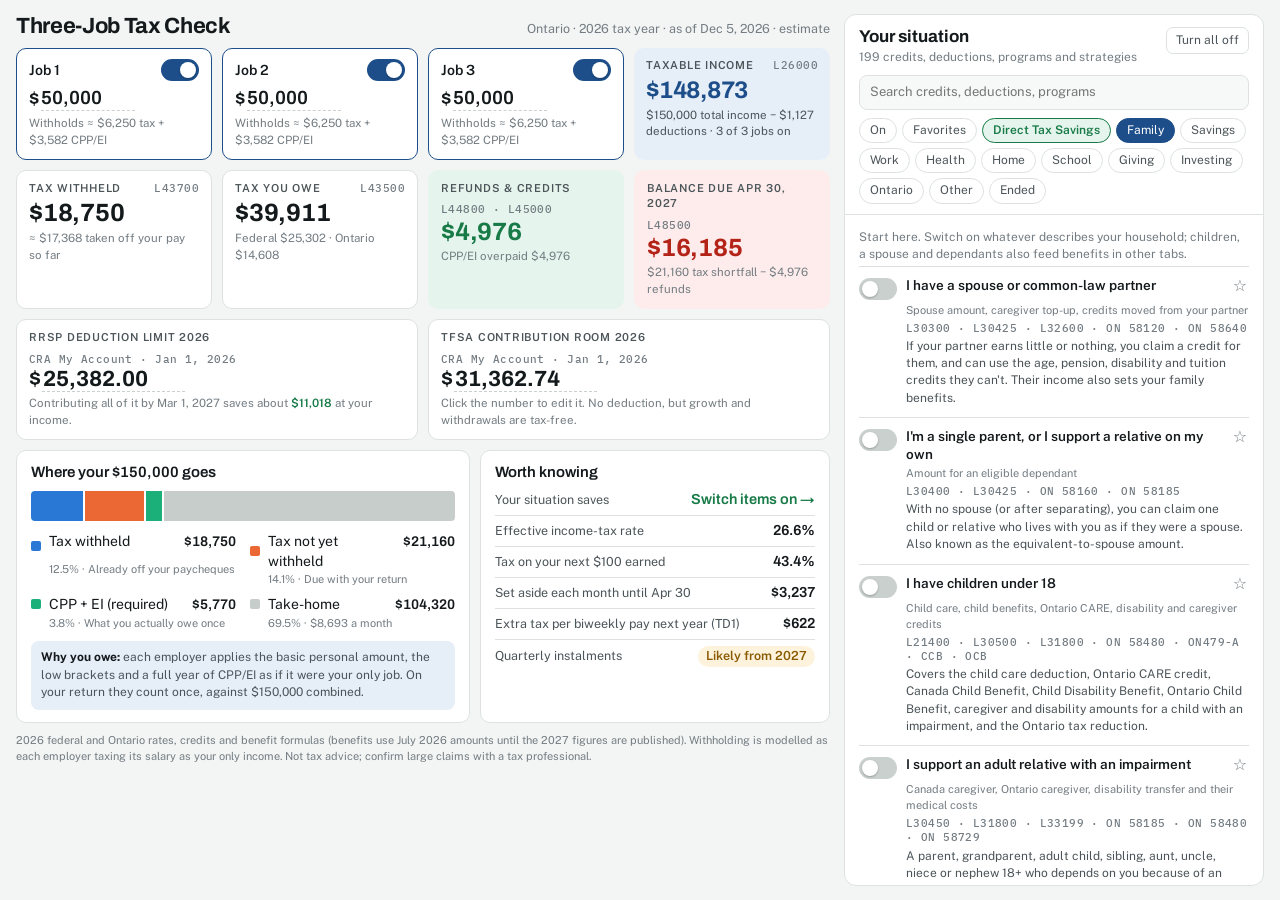
<file: index.html>
<!doctype html>
<html lang="en">
<head>
<meta charset="utf-8">
<meta name="viewport" content="width=device-width, initial-scale=1, viewport-fit=cover">
<meta name="description" content="Ontario 2026 tax estimator for people with more than one job: tax withheld, tax owed, refunds and about 200 tax-saving situations.">
<title>Three-Job Tax Check</title>
<link rel="preconnect" href="https://fonts.googleapis.com">
<link rel="preconnect" href="https://fonts.gstatic.com" crossorigin>
<link rel="stylesheet" href="https://fonts.googleapis.com/css2?family=Archivo:wght@500;600;700&family=Public+Sans:wght@400;500;600&family=IBM+Plex+Mono:wght@500&display=swap">
<style>
/* Layout: two panes on one screen — the tax console on the left, "Your situation" switches on the right (its list scrolls inside itself) */
:root{
  --bg:#f3f5f4; --surface:#ffffff; --sunk:#f7f9f8; --ink:#14191c; --ink-2:#4b5458; --ink-3:#737c82; --line:#dde2e0; --line-2:#c9d0cd;
  --accent:#1d4e89; --accent-soft:#e6eef8; --on-accent:#ffffff; --on-good:#ffffff;
  --s1:#2a78d6; --s2:#eb6834; --s3:#1baf7a; --s4:#c6cdca;
  --due:#b42318; --due-soft:#fdeceb; --good:#177a47; --good-soft:#e5f4ec; --warn:#8a5a00; --warn-soft:#fdf3dc;
  --f-display:"Archivo","Helvetica Neue",Arial,sans-serif;
  --f-body:"Public Sans",system-ui,-apple-system,"Segoe UI",sans-serif;
  --f-mono:"IBM Plex Mono",ui-monospace,Menlo,monospace;
}
@media (prefers-color-scheme: dark){:root:not([data-theme="light"]){
  --bg:#101315; --surface:#181c1f; --sunk:#14181a; --ink:#edf1ef; --ink-2:#b3bbbe; --ink-3:#8a9397; --line:#2a3033; --line-2:#3a4145;
  --accent:#80b1ef; --accent-soft:#1a2a3d; --on-accent:#0d1a2a; --on-good:#0b2416;
  --s1:#3987e5; --s2:#d95926; --s3:#199e70; --s4:#4b5357;
  --due:#ff8f85; --due-soft:#3a1a18; --good:#6cd39b; --good-soft:#14301f; --warn:#f0c060; --warn-soft:#352a12;
  color-scheme:dark}}
:root[data-theme="dark"]{
  --bg:#101315; --surface:#181c1f; --sunk:#14181a; --ink:#edf1ef; --ink-2:#b3bbbe; --ink-3:#8a9397; --line:#2a3033; --line-2:#3a4145;
  --accent:#80b1ef; --accent-soft:#1a2a3d; --on-accent:#0d1a2a; --on-good:#0b2416;
  --s1:#3987e5; --s2:#d95926; --s3:#199e70; --s4:#4b5357;
  --due:#ff8f85; --due-soft:#3a1a18; --good:#6cd39b; --good-soft:#14301f; --warn:#f0c060; --warn-soft:#352a12;
  color-scheme:dark}

*{box-sizing:border-box}
html,body{height:100%}
body{margin:0;background:var(--bg);color:var(--ink);font:14px/1.45 var(--f-body);-webkit-font-smoothing:antialiased}
button,input,select{font:inherit;color:inherit}
.num{font-family:var(--f-display);font-variant-numeric:tabular-nums;letter-spacing:-.01em}
.line{font:500 10.5px/1 var(--f-mono);color:var(--ink-3);letter-spacing:.04em;white-space:nowrap}
.lbl{font-size:11px;font-weight:600;letter-spacing:.07em;text-transform:uppercase;color:var(--ink-2)}

.app{height:100%;max-width:1680px;margin:0 auto;padding:14px 16px;display:grid;grid-template-columns:minmax(0,1fr) minmax(360px,420px);gap:14px}
.dash{min-width:0;min-height:0;overflow:auto;display:flex;flex-direction:column;gap:10px;container-type:inline-size}

header{display:flex;align-items:baseline;justify-content:space-between;gap:12px;flex-wrap:wrap}
h1{font:700 22px/1.1 var(--f-display);margin:0;letter-spacing:-.015em;text-wrap:balance}
.sub{color:var(--ink-3);font-size:12.5px}

/* Jobs + total */
.jobs{display:grid;grid-template-columns:repeat(4,minmax(0,1fr));gap:10px}
.job{background:var(--surface);border:1px solid var(--line);border-radius:10px;padding:10px 12px;display:grid;grid-template-columns:1fr auto;gap:4px 8px;align-items:center;transition:opacity .15s,border-color .15s;min-width:0}
.job.on{border-color:var(--accent)}
.job:not(.on){opacity:.55}
.job .name{font-weight:600}
.sal{display:flex;align-items:center;gap:2px;font:600 19px/1 var(--f-display);font-variant-numeric:tabular-nums;min-width:0}
.sal input{background:transparent;border:0;border-bottom:1px dashed var(--line-2);width:100%;max-width:8.5ch;padding:2px 0;font:inherit;font-variant-numeric:tabular-nums}
.sal input:focus{outline:none;border-bottom-color:var(--accent)}
.job .wh{grid-column:1/-1;font-size:11.5px;color:var(--ink-3)}
.total{background:var(--accent-soft);border-radius:10px;padding:10px 12px;display:flex;flex-direction:column;gap:3px;min-width:0}
.total .top{display:flex;justify-content:space-between;gap:8px;align-items:baseline}
.total .v{font-size:24px;font-weight:700;line-height:1.1;color:var(--accent)}
.total .d{font-size:11.5px;color:var(--ink-2)}

.sw{position:relative;width:38px;height:22px;flex:none;display:inline-block}
.sw input{position:absolute;inset:0;opacity:0;margin:0;cursor:pointer;z-index:1;width:100%;height:100%}
.sw span{position:absolute;inset:0;border-radius:999px;background:var(--line-2);transition:background .15s}
.sw span::after{content:"";position:absolute;top:3px;left:3px;width:16px;height:16px;border-radius:50%;background:var(--surface);box-shadow:0 1px 2px rgba(0,0,0,.25);transition:transform .15s}
.sw input:checked+span{background:var(--accent)}
.sw input:checked+span::after{transform:translateX(16px)}
.sw input:focus-visible+span{outline:2px solid var(--accent);outline-offset:2px}

/* KPI tiles */
.kpis{display:grid;grid-template-columns:repeat(4,minmax(0,1fr));gap:10px}
.kpi{background:var(--surface);border:1px solid var(--line);border-radius:10px;padding:10px 12px;display:flex;flex-direction:column;gap:3px;min-width:0}
.kpi .top{display:flex;justify-content:space-between;gap:8px;align-items:baseline;flex-wrap:wrap}
.kpi .v{font-size:25px;font-weight:700;line-height:1.1}
.kpi .d{font-size:11.5px;color:var(--ink-3)}
.kpi .d b{color:var(--good);font-weight:600}
.kpi.due{background:var(--due-soft);border-color:transparent}
.kpi.due .v{color:var(--due)}
.kpi.ok{background:var(--good-soft);border-color:transparent}
.kpi.ok .v{color:var(--good)}

/* RRSP / TFSA room */
.rooms{display:grid;grid-template-columns:repeat(2,minmax(0,1fr));gap:10px}
.room{background:var(--surface);border:1px solid var(--line);border-radius:10px;padding:10px 12px;display:flex;flex-direction:column;gap:3px;min-width:0}
.room .top{display:flex;justify-content:space-between;gap:8px;align-items:baseline;flex-wrap:wrap}
.room .v{font-size:22px;font-weight:700;line-height:1.1}
.room .d{font-size:11.5px;color:var(--ink-3)}
.room .d b{color:var(--good);font-weight:600}
.room .d .warn{color:var(--warn);font-weight:600}
.inl{display:inline-flex;align-items:baseline;gap:1px;color:var(--ink);font-weight:600}
.inl input{width:9ch;background:transparent;border:0;border-bottom:1px dashed var(--line-2);padding:0 1px;font:inherit;font-variant-numeric:tabular-nums;color:var(--ink)}
.inl.big input{width:11ch;font-weight:700}
.inl input:focus{outline:none;border-bottom-color:var(--accent)}

/* Split bar + facts */
.bottom{display:grid;grid-template-columns:minmax(0,1.3fr) minmax(0,1fr);gap:10px}
.panel{background:var(--surface);border:1px solid var(--line);border-radius:10px;padding:12px 14px;min-width:0;display:flex;flex-direction:column;gap:10px}
.panel h2{margin:0;font:600 15px/1.2 var(--f-display)}
.bar{position:relative;display:flex;gap:2px;height:30px}
.seg{height:100%;min-width:0;transition:flex-grow .25s}
.seg:first-child{border-radius:4px 0 0 4px}.seg:last-child{border-radius:0 4px 4px 0}
.seg:only-child{border-radius:4px}
.tip{position:absolute;bottom:calc(100% + 6px);transform:translateX(-50%);background:var(--ink);color:var(--bg);font-size:12px;padding:5px 8px;border-radius:6px;white-space:nowrap;pointer-events:none;z-index:2}
.legend{display:grid;grid-template-columns:repeat(2,minmax(0,1fr));gap:6px 14px}
.lg{display:grid;grid-template-columns:10px 1fr auto;gap:1px 8px;align-items:baseline}
.lg i{width:10px;height:10px;border-radius:2px;align-self:center}
.lg b{font:600 14px var(--f-display);font-variant-numeric:tabular-nums}
.lg small{grid-column:2/-1;color:var(--ink-3);font-size:11px}
.why{margin:0;padding:8px 10px;background:var(--accent-soft);border-radius:8px;font-size:12px;color:var(--ink-2)}
.why strong{color:var(--ink)}
.facts{display:flex;flex-direction:column}
.fact{display:flex;justify-content:space-between;gap:12px;padding:6px 0;border-top:1px solid var(--line);align-items:baseline}
.fact:first-child{border-top:0;padding-top:0}
.fact span{color:var(--ink-2);font-size:12.5px}
.fact b{font:600 14.5px var(--f-display);font-variant-numeric:tabular-nums;white-space:nowrap}
.fact.hl b{color:var(--good)}
.pill{display:inline-block;font:600 11px/1 var(--f-body);padding:4px 8px;border-radius:999px;white-space:nowrap}
.pill.warn{background:var(--warn-soft);color:var(--warn)}
.pill.good{background:var(--good-soft);color:var(--good)}
.fine{color:var(--ink-3);font-size:11px;margin:0}

@container (max-width:760px){
  .jobs,.kpis{grid-template-columns:repeat(2,minmax(0,1fr))}
  .bottom,.rooms{grid-template-columns:minmax(0,1fr)}
}

/* ---------- Your situation pane ---------- */
.sv{min-width:0;min-height:0;background:var(--surface);border:1px solid var(--line);border-radius:12px;display:flex;flex-direction:column;overflow:hidden}
.sv-head{display:flex;justify-content:space-between;align-items:flex-start;gap:10px;padding:12px 14px 8px}
.sv-title h2{margin:0;font:700 17px/1.2 var(--f-display)}
.sv-sum{display:block;font-size:12px;color:var(--ink-3);margin-top:2px}
.sv-sum b{color:var(--good);font-weight:600}
.btn-ghost{background:transparent;border:1px solid var(--line);border-radius:7px;padding:4px 9px;font-size:12px;color:var(--ink-2);cursor:pointer}
.btn-ghost:hover{border-color:var(--line-2);color:var(--ink)}
.btn-ghost:focus-visible,.tab:focus-visible,.add:focus-visible,.rm:focus-visible{outline:2px solid var(--accent);outline-offset:2px}
.sv-search{padding:0 14px 8px}
.sv-search input{width:100%;background:var(--sunk);border:1px solid var(--line);border-radius:8px;padding:7px 10px;font-size:13px}
.sv-search input:focus{outline:none;border-color:var(--accent)}
.sv-tabs{display:flex;flex-wrap:wrap;gap:5px;padding:0 14px 10px;border-bottom:1px solid var(--line)}
.tab{border:1px solid var(--line);background:var(--surface);border-radius:999px;padding:3px 10px;font-size:12px;color:var(--ink-2);cursor:pointer;display:inline-flex;gap:5px;align-items:center}
.tab:hover{border-color:var(--line-2);color:var(--ink)}
.tab[aria-selected="true"]{background:var(--accent);border-color:var(--accent);color:var(--on-accent)}
.tab .c{font:600 10.5px/1 var(--f-body);background:var(--accent-soft);color:var(--accent);border-radius:999px;padding:2px 5px}
.tab[aria-selected="true"] .c{background:var(--on-accent);color:var(--accent)}
.tab[data-tab="direct"]{background:var(--good-soft);border-color:var(--good);color:var(--good);font-weight:600}
.tab[data-tab="direct"]:hover{color:var(--good);border-color:var(--good)}
.tab[data-tab="direct"] .c{background:var(--good);color:var(--on-good)}
.tab[data-tab="direct"][aria-selected="true"]{background:var(--good);border-color:var(--good);color:var(--on-good)}
.tab[data-tab="direct"][aria-selected="true"] .c{background:var(--on-good);color:var(--good)}
.sv-list{flex:1;min-height:0;overflow:auto;padding:4px 14px 14px;overscroll-behavior:contain}
.sv-note{font-size:12px;color:var(--ink-3);padding:10px 0 2px;margin:0}

.it{padding:10px 0;border-top:1px solid var(--line);display:flex;flex-direction:column;gap:3px}
.it:first-child{border-top:0}
.it-top{display:flex;align-items:flex-start;gap:9px}
.it-top .sw{margin-top:1px}
.it-q{flex:1;min-width:0;font-weight:600;font-size:13.5px;line-height:1.3;cursor:pointer}
.it.auto .it-q,.it.ended .it-q{cursor:default}
.badge{font:600 11.5px/1 var(--f-body);padding:4px 7px;border-radius:6px;white-space:nowrap;font-variant-numeric:tabular-nums;margin-top:1px}
.badge.save{background:var(--good-soft);color:var(--good)}
.badge.zero{background:var(--sunk);color:var(--ink-3);border:1px solid var(--line)}
.badge.cost{background:var(--due-soft);color:var(--due)}
.badge.info{background:var(--accent-soft);color:var(--accent)}
.badge.ended{background:var(--sunk);color:var(--ink-3)}
.it-meta{font-size:11px;color:var(--ink-3);padding-left:47px;display:flex;flex-wrap:wrap;gap:2px 8px}
.it-meta .cat{color:var(--accent);font-weight:600}
.it-meta .line{white-space:normal;line-height:1.35}
.it.auto .it-meta,.it.ended .it-meta,.it.auto .it-hint,.it.ended .it-hint{padding-left:0}
.it-hint{margin:0;font-size:12px;color:var(--ink-2);padding-left:47px;max-width:62ch}
.it-body{padding:6px 0 2px 47px;display:flex;flex-direction:column;gap:8px}
.it.on{background:linear-gradient(var(--accent-soft),var(--accent-soft)) left top/3px 100% no-repeat}
.fields{display:grid;grid-template-columns:repeat(2,minmax(0,1fr));gap:7px 10px}
.f{display:flex;flex-direction:column;gap:3px;min-width:0;font-size:11.5px;color:var(--ink-2)}
.f.wide,.f.chk{grid-column:1/-1}
.f input[type=text],.f select{width:100%;background:var(--sunk);border:1px solid var(--line);border-radius:6px;padding:5px 7px;font-size:13px;font-variant-numeric:tabular-nums}
.f input[readonly]{background:var(--good-soft);border-color:transparent;color:var(--ink);font-weight:600;cursor:default}
.f input[type=text]:focus,.f select:focus{outline:none;border-color:var(--accent)}
.f .money{position:relative}
.f .money i{position:absolute;left:7px;top:50%;transform:translateY(-50%);font-style:normal;color:var(--ink-3);font-size:13px}
.f .money input{padding-left:17px}
.f.chk{flex-direction:row;align-items:flex-start;gap:7px;font-size:12px;color:var(--ink)}
.f.chk input{margin:2px 0 0;accent-color:var(--accent)}
.rowbox{border:1px solid var(--line);border-radius:8px;padding:8px 10px;display:flex;flex-direction:column;gap:7px;background:var(--sunk)}
.rowbox .rh{display:flex;justify-content:space-between;align-items:center;font-size:11.5px;font-weight:600;color:var(--ink-2)}
.rowbox .f input[type=text],.rowbox .f select{background:var(--surface)}
.rm{background:none;border:0;color:var(--ink-3);cursor:pointer;font-size:12px;padding:2px 4px;border-radius:4px}
.rm:hover{color:var(--due)}
.add{align-self:flex-start;background:none;border:1px dashed var(--line-2);border-radius:7px;padding:4px 10px;font-size:12px;color:var(--accent);cursor:pointer}
.says{margin:0;padding:0;list-style:none;display:flex;flex-direction:column;gap:3px}
.says li{font-size:12px;color:var(--ink-2);padding-left:12px;position:relative}
.says li::before{content:"";position:absolute;left:2px;top:.6em;width:4px;height:4px;border-radius:50%;background:var(--ink-3)}
.f.note{gap:4px}
.f.note textarea{width:100%;min-height:52px;resize:vertical;background:var(--surface);border:1px solid var(--line);border-radius:6px;padding:6px 8px;font:13px/1.4 var(--f-body);color:var(--ink)}
.f.note textarea:focus{outline:none;border-color:var(--accent)}
.f.note textarea::placeholder{color:var(--ink-3)}
.star{background:none;border:0;cursor:pointer;font-size:16px;line-height:1;color:var(--ink-3);padding:1px 2px;border-radius:4px;flex:none}
.star:hover{color:var(--warn)}
.star[aria-pressed="true"]{color:var(--warn)}
.star:focus-visible{outline:2px solid var(--accent);outline-offset:1px}
.auto-tag{font-style:normal;font-size:10.5px;color:var(--good);font-weight:600;margin-left:4px}
.has-note{color:var(--warn);font-weight:600}
.tiptext{margin:0;font-size:12.5px;color:var(--ink);background:var(--accent-soft);border-radius:8px;padding:8px 10px}

@media (max-width:1080px){
  html,body{height:auto}
  .app{height:auto;grid-template-columns:minmax(0,1fr)}
  .dash{overflow:visible}
  .sv-list{overflow:visible}
}
@media (max-width:560px){
  .app{padding:12px 16px}
  .jobs,.kpis{grid-template-columns:minmax(0,1fr)}
  .legend,.fields{grid-template-columns:minmax(0,1fr)}
  .kpi .v{font-size:22px}
  .it-meta,.it-hint,.it-body{padding-left:0}
}
@media (prefers-reduced-motion:reduce){*{transition:none!important}}

</style>
<style>[hidden]{display:none!important}</style>
</head>
<body>


<div class="app">
  <main class="dash" id="dash">
    <header>
      <h1>Three-Job Tax Check</h1>
      <div class="sub">Ontario · 2026 tax year · <span id="asof"></span> · estimate</div>
    </header>

    <section class="jobs" id="jobs" aria-label="Jobs"></section>

    <section class="kpis">
      <div class="kpi">
        <div class="top"><span class="lbl">Tax withheld</span><span class="line">L43700</span></div>
        <div class="v num" id="kWith"></div>
        <div class="d" id="kWithD"></div>
      </div>
      <div class="kpi">
        <div class="top"><span class="lbl">Tax you owe</span><span class="line">L43500</span></div>
        <div class="v num" id="kOwe"></div>
        <div class="d" id="kOweD"></div>
      </div>
      <div class="kpi" id="kRefBox">
        <div class="top"><span class="lbl">Refunds &amp; credits</span><span class="line">L44800 · L45000</span></div>
        <div class="v num" id="kRef"></div>
        <div class="d" id="kRefD"></div>
      </div>
      <div class="kpi due" id="kDueBox">
        <div class="top"><span class="lbl" id="kDueL">Balance due Apr 30, 2027</span><span class="line">L48500</span></div>
        <div class="v num" id="kDue"></div>
        <div class="d" id="kDueD"></div>
      </div>
    </section>

    <section class="rooms" aria-label="Registered account room">
      <div class="room">
        <div class="top"><span class="lbl">RRSP deduction limit 2026</span><span class="line">CRA My Account · Jan 1, 2026</span></div>
        <div class="v num"><span class="inl big">$<input id="rrspRoom" inputmode="decimal" aria-label="RRSP deduction limit for 2026" title="Click to edit"></span></div>
        <div class="d" id="rrspSave"></div>
      </div>
      <div class="room">
        <div class="top"><span class="lbl">TFSA contribution room 2026</span><span class="line">CRA My Account · Jan 1, 2026</span></div>
        <div class="v num"><span class="inl big">$<input id="tfsaRoom" inputmode="decimal" aria-label="TFSA contribution room for 2026" title="Click to edit"></span></div>
        <div class="d">Click the number to edit it. No deduction, but growth and withdrawals are tax-free.</div>
      </div>
    </section>

    <section class="bottom">
      <div class="panel">
        <h2 id="barTitle"></h2>
        <div class="bar" id="bar" role="img"></div>
        <div class="legend" id="legend"></div>
        <p class="why" id="why"></p>
      </div>
      <div class="panel">
        <h2>Worth knowing</h2>
        <div class="facts" id="facts"></div>
      </div>
    </section>

    <p class="fine">2026 federal and Ontario rates, credits and benefit formulas (benefits use July 2026 amounts until the 2027 figures are published). Withholding is modelled as each employer taxing its salary as your only income. Not tax advice; confirm large claims with a tax professional.</p>
  </main>

  <aside class="sv" aria-label="Your situation">
    <div class="sv-head">
      <div class="sv-title">
        <h2>Your situation</h2>
        <span class="sv-sum" id="svSum"></span>
      </div>
      <button type="button" class="btn-ghost" id="svReset" title="Switches every option off. Your entries, notes and favorites are kept.">Turn all off</button>
    </div>
    <div class="sv-search">
      <input type="search" id="svSearch" placeholder="Search credits, deductions, programs" aria-label="Search tax savers" autocomplete="off">
    </div>
    <nav class="sv-tabs" id="svTabs" role="tablist" aria-label="Categories"></nav>
    <div class="sv-list" id="svList"></div>
  </aside>
</div>

<script>
// ===== 2026 federal + Ontario personal tax engine =====
// Pure functions, no DOM. Items (see items/*.js) plug in through five phases:
//   prof(v,C,X) household facts (always runs)   inc(v,C,X) extra income (always runs)
//   ded(v,C,X)  deductions                        cr(v,C,X)  credits, benefits (needs X.ni)
//   post(v,C,X) anything that needs final credit totals (X.R)
// When an item is "skipped" (to measure its saving), only prof and inc run for it.

const P = {
  fed: {
    b: [[58523, .14], [117045, .205], [181440, .26], [258482, .29], [Infinity, .33]],
    rate: .14, bpaMax: 16452, bpaMin: 14829, bpaLo: 181440, bpaHi: 258482, cea: 1501,
    medCap: 2890, topThr: 258482, topupThr: 8193.22,
    caregiverTopup: 2740, caregiverMax: 8773, caregiverBase: 29374,
    disability: 10341, disSupp: 6032, disSuppThr: 3533,
    age: 9208, ageThr: 46432, pension: 2000, adoption: 19972, tuitionTransfer: 5000
  },
  on: {
    b: [[53891, .0505], [107785, .0915], [150000, .1116], [220000, .1216], [Infinity, .1316]],
    rate: .0505, bpa: 12989, s1: 5818, s2: 7446, medCap: 2940, otherDepMedCap: 15846,
    spouseBase: 12132, spouseMax: 11029, caregiverBase: 27066, caregiverMax: 6122,
    disability: 10494, disSupp: 6121, disSuppThr: 3585,
    age: 6342, ageThr: 47210, pension: 1796, adoption: 15846,
    redBasic: 300, redDep: 554, liftMax: 875, liftRate: .0505, liftInd: 32500, liftFam: 65000
  },
  cpp: { ympe: 74600, yampe: 85000, ex: 3500, r: .0595, r2: .04 },
  ei: { mie: 68900, r: .0163 },
  div: { eligGross: 1.38, nonGross: 1.15, fedElig: .150198, fedNon: .090301, onElig: .10, onNon: .029863 }
};

const ITEMS = [];
const SKIPPED = [];   // [researchId, reason] for research items folded into another item
const CATS = ["family", "savings", "work", "health", "home", "learning", "giving", "investing", "ontario", "other", "ended"];

const pos = x => x > 0 ? x : 0;
const clamp = (x, lo, hi) => Math.min(hi, Math.max(lo, x));
const num = x => { const n = +x; return isFinite(n) ? n : 0; };
const fmt = n => (n < 0 ? "−" : "") + "$" + Math.round(Math.abs(n)).toLocaleString("en-CA");

function brk(x, b) { let t = 0, p = 0; for (const [c, r] of b) { if (x <= p) break; t += (Math.min(x, c) - p) * r; p = c; } return t; }
function rateAt(x, b) { for (const [c, r] of b) if (x < c) return r; return b[b.length - 1][1]; }
P.fedBpa = ni => ni <= P.fed.bpaLo ? P.fed.bpaMax : ni >= P.fed.bpaHi ? P.fed.bpaMin
  : P.fed.bpaMax - (P.fed.bpaMax - P.fed.bpaMin) * (ni - P.fed.bpaLo) / (P.fed.bpaHi - P.fed.bpaLo);

// Employee CPP / CPP2 / EI on one employment income
function contrib(i) {
  const base = Math.min(pos(i - P.cpp.ex), P.cpp.ympe - P.cpp.ex);
  const cpp = base * P.cpp.r, cpp2 = pos(Math.min(i, P.cpp.yampe) - P.cpp.ympe) * P.cpp.r2, ei = Math.min(pos(i), P.ei.mie) * P.ei.r;
  return { cppBase: base * .0495, cppEnh: base * .01, cpp, cpp2, ei, total: cpp + cpp2 + ei };
}

function ohp(x) {
  if (x <= 20000) return 0; if (x <= 36000) return Math.min(300, .06 * (x - 20000));
  if (x <= 48000) return Math.min(450, 300 + .06 * (x - 36000));
  if (x <= 72000) return Math.min(600, 450 + .25 * (x - 48000));
  if (x <= 200000) return Math.min(750, 600 + .25 * (x - 72000));
  return Math.min(900, 750 + .25 * (x - 200000));
}
function polFed(c) { c = pos(c); return Math.min(650, .75 * Math.min(c, 400) + .5 * Math.min(pos(c - 400), 350) + Math.min(pos(c - 750), 525) / 3); }
function polOn(c) { c = pos(c); return Math.min(1698.08, .75 * Math.min(c, 509.42) + .5 * Math.min(pos(c - 509.42), 1188.66) + .3333 * Math.min(pos(c - 1698.08), 2165.25)); }

function newClaims() {
  return {
    income: 0, earnedExtra: 0, eligDiv: 0, nonEligDiv: 0, tcg: 0,   // extra income (tcg = taxable half of gains)
    ded: 0, dedTI: 0, capLoss: 0,                                    // deductions
    fed: 0, on: 0,                                                   // credit AMOUNTS (x14% / x5.05%)
    fedMed: 0, onMed: 0, fedMedOther: 0, onMedOther: 0,              // medical (engine applies threshold to fedMed/onMed)
    gifts: 0, giftsFull: 0, fedPol: 0, onPol: 0,                     // donations, political contributions
    fedCr: 0, onCr: 0, onCrPost: 0,                                  // direct non-refundable credit dollars
    fedRef: 0, onRef: 0, ben: 0,                                     // refundable credits, benefits (dollars)
    redDeps: 0, childCare: 0, disSupports: 0, workDed: 0             // shared facts other items read
  };
}

// Tax for a person with only employment income and no claims (spouse comparisons, withholding)
function simpleTax(emp) { return compute(emp, [], null).total; }
// Combined marginal rate on the next dollar of taxable income (bracket rates, Ontario surtax tiers)
function margAt(ti, credits) {
  const c = contrib(ti);
  const basicOn = brk(ti, P.on.b) - P.on.rate * (credits != null ? credits : P.on.bpa + c.cppBase + c.ei);
  const m = basicOn > P.on.s2 ? 1.56 : basicOn > P.on.s1 ? 1.2 : 1;
  return rateAt(ti, P.fed.b) + rateAt(ti, P.on.b) * m;
}

/**
 * emp: employment income; list: [{def, v}] active items (auto items included);
 * skip: null | id | (id => boolean) — claims of skipped items are left out.
 */
function compute(emp, list, skip) {
  const skipped = typeof skip === "function" ? skip : (id => id === skip);
  const X = { emp, hh: { spouse: null, kids: [], deps: [], single: false }, says: {}, cur: null, P };
  X.say = t => { (X.says[X.cur] = X.says[X.cur] || []).push(t); };
  const C = newClaims();
  const run = (ph, all) => { for (const a of list) { const f = a.def[ph]; if (!f || (!all && skipped(a.def.id))) continue; X.cur = a.def.id; f(a.v, C, X); } X.cur = null; };

  const c = contrib(emp);
  X.cppEi = c;
  run("prof", true);
  run("inc", true);
  X.earned = emp + C.earnedExtra;
  X.preNI = pos(emp + C.income + C.eligDiv * P.div.eligGross + C.nonEligDiv * P.div.nonGross + C.tcg - c.cppEnh - c.cpp2);
  run("ded", false);

  const grossDiv = C.eligDiv * P.div.eligGross + C.nonEligDiv * P.div.nonGross;
  const totalInc = emp + C.income + grossDiv + C.tcg;
  const ni = pos(totalInc - c.cppEnh - c.cpp2 - C.ded);
  const capLoss = Math.min(C.capLoss, C.tcg);
  const ti = pos(ni - C.dedTI - capLoss);
  const spouseNI = X.hh.spouse ? num(X.hh.spouse.ni) + num(X.hh.spouse.niAdj) : 0;
  Object.assign(X, { totalInc, ni, ti, spouseNI, afni: ni + spouseNI, marg: margAt(ti) });
  run("cr", false);

  // ---- Federal (T1 / Schedule 1) ----
  const bpa = P.fedBpa(ni);
  const fedMedNet = pos(C.fedMed - Math.min(P.fed.medCap, .03 * ni)) + C.fedMedOther;
  const amt33500 = bpa + c.cppBase + c.ei + Math.min(P.fed.cea, emp) + C.fed + fedMedNet;
  const cr33800 = P.fed.rate * amt33500;
  const gifts = Math.min(C.gifts, .75 * ni) + C.giftsFull;
  const g1 = Math.min(gifts, 200), rest = gifts - g1, top = Math.min(rest, pos(ti - P.fed.topThr));
  const donFed = .14 * g1 + .33 * top + .29 * (rest - top);
  const topup = pos(cr33800 + .14 * g1 - P.fed.topupThr) / 14;
  const basicFed = brk(ti, P.fed.b);
  const divFed = C.eligDiv * P.div.eligGross * P.div.fedElig + C.nonEligDiv * P.div.nonGross * P.div.fedNon;
  const fedA = pos(basicFed - cr33800 - donFed - topup - divFed - C.fedCr);
  const fedPolCr = Math.min(fedA, polFed(C.fedPol));
  const fedTax = fedA - fedPolCr;

  // ---- Ontario (ON428) ----
  const onMedNet = pos(C.onMed - Math.min(P.on.medCap, .03 * ni)) + C.onMedOther;
  const onAmt = P.on.bpa + c.cppBase + c.ei + C.on + onMedNet;
  const donOn = .0505 * g1 + .1116 * rest;
  const basicOn = pos(brk(ti, P.on.b) - P.on.rate * onAmt - donOn - C.onCr);
  const surtax = .2 * pos(basicOn - P.on.s1) + .36 * pos(basicOn - P.on.s2);
  const divOn = C.eligDiv * P.div.eligGross * P.div.onElig + C.nonEligDiv * P.div.nonGross * P.div.onNon;
  const l73 = pos(basicOn + surtax - divOn);
  const redTotal = P.on.redBasic + P.on.redDep * C.redDeps;
  const onRed = Math.min(l73, pos(2 * redTotal - l73));
  const afterRed = pos(l73 - onRed - C.onCrPost);
  const liftFull = pos(Math.min(P.on.liftMax, P.on.liftRate * emp) - .05 * Math.max(0, ni - P.on.liftInd, X.afni - P.on.liftFam));
  const lift = Math.min(afterRed, liftFull);
  const onHP = ohp(ti);
  const onTax = afterRed - lift + onHP;

  const R = {
    emp, totalInc, ni, ti, bpa, fedTax, onTax, total: fedTax + onTax, basicFed, basicOn, surtax, onHP, onRed, lift, topup,
    donFed, donOn, fedMedNet, onMedNet, fedPolCr, gifts, cppEi: c, afni: X.afni,
    cash: emp + C.income + C.eligDiv + C.nonEligDiv + 2 * C.tcg
  };
  X.R = R; X.C = C;
  run("post", false);
  R.ref = C.fedRef + C.onRef; R.ben = C.ben;
  R.net = R.total - R.ref - R.ben;
  R.says = X.says; R.hh = X.hh; R.C = C;
  return R;
}

if (typeof module !== "undefined") module.exports = { ITEMS, SKIPPED, CATS, P, pos, clamp, num, fmt, brk, rateAt, contrib, ohp, polFed, polOn, compute, simpleTax, margAt, newClaims };

// ---- items/core.js ----
// Core household items: family, medical, disability, retirement savings, giving, and automatic credits.
// Reference implementation for the item API (see API.md).

ITEMS.push(
// ---------------- FAMILY ----------------
{
  id: "spouse", cat: "family", kind: "calc",
  q: "I have a spouse or common-law partner",
  name: "Spouse amount, caregiver top-up, credits moved from your partner",
  lines: "L30300 · L30425 · L32600 · ON 58120 · ON 58640",
  hint: "If your partner earns little or nothing, you claim a credit for them, and can use the age, pension, disability and tuition credits they can't. Their income also sets your family benefits.",
  tags: "married sole breadwinner husband wife partner common-law caregiver transfer schedule 2",
  fields: [
    { k: "ni", label: "Partner's 2026 net income", type: "money", def: 0 },
    { k: "infirm", label: "Partner depends on me because of an impairment", type: "bool", def: false },
    { k: "dtc", label: "Partner is approved for the disability tax credit", type: "bool", def: false },
    { k: "age65", label: "Partner is 65 or older", type: "bool", def: false },
    { k: "pension", label: "Partner's eligible pension income", type: "money", def: 0, show: v => v.age65 },
    { k: "tuition", label: "Partner's 2026 tuition they can't use", type: "money", def: 0 },
    { k: "sep", label: "We separated in 2026", type: "bool", def: false }
  ],
  prof(v, C, X) { X.hh.spouse = { ni: num(v.ni), niAdj: 0, infirm: !!v.infirm, dtc: !!v.dtc, age65: !!v.age65 }; },
  cr(v, C, X) {
    const sni = X.spouseNI;
    const a303 = pos(P.fedBpa(X.ni) + (v.infirm ? P.fed.caregiverTopup : 0) - sni);
    const a30425 = v.infirm ? pos(Math.min(P.fed.caregiverMax, P.fed.caregiverBase - sni) - a303) : 0;
    const aOn = pos(Math.min(P.on.spouseMax, P.on.spouseBase - sni));
    // Schedule 2 / ON(S2): partner's unused credits. Assumes their own income, other than pension
    // (and pension split to them), is employment income for CPP, EI and the Canada employment amount.
    const sEmp = pos(num(v.ni) - (v.age65 ? num(v.pension) : 0));
    const sc = contrib(sEmp);
    let tF = 0, tO = 0;
    if (v.age65) { tF += pos(P.fed.age - .15 * pos(sni - P.fed.ageThr)); tO += pos(P.on.age - .15 * pos(sni - P.on.ageThr)); }
    if (v.age65 && num(v.pension)) { tF += Math.min(P.fed.pension, num(v.pension)); tO += Math.min(P.on.pension, num(v.pension)); }
    if (v.dtc) { tF += P.fed.disability; tO += P.on.disability; }
    tF += Math.min(P.fed.tuitionTransfer, num(v.tuition));
    const testF = sni <= 58523 ? sni : brk(sni, P.fed.b) / .14;
    const usedF = pos(testF - (P.fedBpa(sni) + sc.cppBase + sc.ei + Math.min(P.fed.cea, sEmp)));
    const testO = sni <= 53891 ? sni : brk(sni, P.on.b) / .0505;
    const usedO = pos(testO - (P.on.bpa + sc.cppBase + sc.ei));
    const t326 = pos(tF - usedF), t586 = pos(tO - usedO);
    C.fed += a303 + a30425 + t326; C.on += aOn + t586;
    if (v.dtc && t586 > 0 && X.ni >= sni) C.redDeps += 1;
    X.say(`Spouse amount: ${fmt(a303 + a30425)} federal, ${fmt(aOn)} Ontario`);
    if (t326 || t586) X.say(`Credits moved from your partner: ${fmt(t326)} federal, ${fmt(t586)} Ontario`);
    if (!a303 && !aOn) X.say("Your partner's income is too high for the spouse amount. It still counts for family benefits.");
    if (v.sep) X.say("In the year you separate, claim either this or the spousal support deduction, not both.");
  }
},
{
  id: "eligible_dependant", cat: "family", kind: "calc",
  q: "I'm a single parent, or I support a relative on my own",
  name: "Amount for an eligible dependant",
  lines: "L30400 · L30425 · ON 58160 · ON 58185",
  hint: "With no spouse (or after separating), you can claim one child or relative who lives with you as if they were a spouse. Also known as the equivalent-to-spouse amount.",
  tags: "single parent divorced separated widowed equivalent to spouse dependant",
  fields: [
    { k: "ni", label: "Dependant's 2026 net income", type: "money", def: 0 },
    { k: "who", label: "Who is it?", type: "select", def: "child", opts: [["child", "My child under 18"], ["parent", "My parent or grandparent"], ["adult", "Adult child, sibling or other relative 18+"]] },
    { k: "infirm", label: "They depend on me because of an impairment", type: "bool", def: false },
    { k: "support", label: "I have to pay child support for this child", type: "bool", def: false }
  ],
  prof(v, C, X) { if (!X.hh.spouse) X.hh.single = true; },
  cr(v, C, X) {
    if (X.hh.spouse) return X.say("Not available while you claim a spouse or partner.");
    if (v.support) return X.say("Not available for a child you have to pay support for, unless both parents pay support and agree who claims.");
    // A parent or grandparent qualifies at any age; any other relative 18+ only with an impairment.
    if (v.who === "adult" && !v.infirm) return X.say("An adult child, sibling or other relative 18 or older qualifies only if they depend on you because of an impairment.");
    const dni = num(v.ni), adultInfirm = v.infirm && v.who !== "child";
    const a304 = pos(P.fedBpa(X.ni) + (adultInfirm ? P.fed.caregiverTopup : 0) - dni);
    const a30425 = adultInfirm ? pos(Math.min(P.fed.caregiverMax, P.fed.caregiverBase - dni) - a304) : 0;
    const aOn = pos(Math.min(P.on.spouseMax, P.on.spouseBase - dni));
    const cgOn = adultInfirm ? pos(Math.min(P.on.caregiverMax, P.on.caregiverBase - dni) - aOn) : 0;
    C.fed += a304 + a30425; C.on += aOn + cgOn;
    if (v.infirm) C.redDeps += 1;
    X.say(`Claimed: ${fmt(a304 + a30425)} federal, ${fmt(aOn + cgOn)} Ontario`);
    if (v.infirm && v.who === "child") X.say("For your own child under 18 with an impairment, the extra caregiver amount is claimed under Children.");
  }
},
{
  id: "children", cat: "family", kind: "calc",
  q: "I have children under 18",
  name: "Child care, child benefits, Ontario CARE, disability and caregiver credits",
  lines: "L21400 · L30500 · L31800 · ON 58480 · ON479-A · CCB · OCB",
  hint: "Covers the child care deduction, Ontario CARE credit, Canada Child Benefit, Child Disability Benefit, Ontario Child Benefit, caregiver and disability amounts for a child with an impairment, and the Ontario tax reduction.",
  tags: "kids daycare nanny camp ccb canada child benefit ontario child benefit ocb care credit cdb caregiver infirm child t778",
  rows: { label: "Child", add: "Add a child", max: 10, fields: [
    { k: "age", label: "Age on Dec 31, 2026", type: "int", def: 4, min: 0, max: 17 },
    { k: "care", label: "Child care paid in 2026 (daycare, nanny, day camps)", type: "money", def: 0 },
    { k: "dtc", label: "Approved for the disability tax credit", type: "bool", def: false }
  ] },
  fields: [
    { k: "shared", label: "Shared custody (about 50/50)", type: "bool", def: false },
    { k: "weeks", label: "Weeks my lower-income partner was in full-time school, hospital or couldn't care for the kids", type: "int", def: 0, min: 0, max: 52, show: (v, R) => !!(R && R.hh && R.hh.spouse) }
  ],
  prof(v, C, X) { X.hh.kids = (v.rows || []).map(r => ({ age: clamp(num(r.age), 0, 17), care: num(r.care), dtc: !!r.dtc })); X.hh.shared = !!v.shared; },
  ded(v, C, X) {
    const kids = X.hh.kids;
    const limit = kids.reduce((s, k) => s + (k.dtc ? 11000 : k.age <= 6 ? 8000 : k.age <= 16 ? 5000 : 0), 0);
    const paid = kids.reduce((s, k) => s + k.care, 0);
    if (!paid) return;
    const line7 = Math.min(limit, paid, 2 / 3 * X.earned);
    let d = line7;
    const sp = X.hh.spouse;
    if (sp && num(sp.ni) + num(sp.niAdj) < X.preNI) {
      d = Math.min(line7, limit * .025 * clamp(num(v.weeks), 0, 52));
      if (line7 > d) X.say(`Your partner has the lower income, so they claim ${fmt(line7 - d)} of child care on their return.`);
    }
    C.ded += d; C.childCare += d;
    if (d) X.say(`Child care deduction: ${fmt(d)} (limit ${fmt(limit)})`);
  },
  cr(v, C, X) {
    const kids = X.hh.kids, n = kids.length;
    if (!n) return;
    const higher = !X.hh.spouse || X.ni >= X.spouseNI;
    let fedA = 0, onA = 0, imp = 0;
    for (const k of kids) if (k.dtc) {
      imp++;
      fedA += P.fed.caregiverTopup + P.fed.disability + pos(P.fed.disSupp - pos(k.care - P.fed.disSuppThr));
      onA += P.on.disability + pos(P.on.disSupp - pos(k.care - P.on.disSuppThr));
    }
    C.fed += fedA; C.on += onA;
    if (higher) C.redDeps += n + imp;
    if (imp) X.say(`Caregiver and disability amounts for ${imp} child${imp > 1 ? "ren" : ""}: ${fmt(fedA)} federal, ${fmt(onA)} Ontario`);
    // Ontario CARE (refundable): rate on family adjusted income, applied to your line 21400
    if (C.childCare) {
      const fai = X.ni + C.childCare + X.spouseNI;
      const rate = fai <= 20000 ? .75 : fai <= 40000 ? .75 - .02 * Math.ceil((fai - 20000) / 2500)
        : fai <= 60000 ? .59 - .02 * Math.ceil((fai - 40000) / 5000) : fai <= 150000 ? Math.max(.01, .51 - .02 * Math.ceil((fai - 60000) / 3600)) : 0;
      const care = rate * C.childCare;
      C.onRef += care;
      X.say(care ? `Ontario CARE credit: ${fmt(care)}` : "Ontario CARE credit: $0 (family income over $150,000)");
    }
    // Benefits paid July 2027 to June 2028 from 2026 family net income; ages taken one year on
    const A = X.afni, elig = kids.filter(k => k.age + 1 < 18), m = elig.length;
    if (!m) return;
    const n6 = elig.filter(k => k.age + 1 < 6).length, i = Math.min(m, 4) - 1;
    const r1 = [.07, .135, .19, .23][i], b2 = [3123, 6022, 8476, 10260][i], r2 = [.032, .057, .08, .095][i];
    const red = A <= 38237 ? 0 : A <= 82847 ? r1 * (A - 38237) : b2 + r2 * (A - 82847);
    const share = v.shared ? .5 : 1;
    const ccb = pos(8157 * n6 + 6883 * (m - n6) - red) * share;
    const nd = elig.filter(k => k.dtc).length;
    const cdb = nd ? pos(3480 * nd - (nd > 1 ? .057 : .032) * pos(A - 82847)) * share : 0;
    const ocb = pos(1760 * m - .08 * pos(A - 26865)) * share;
    C.ben += ccb + cdb + ocb;
    X.say(`Canada Child Benefit ${fmt(ccb)}${nd ? ", Child Disability Benefit " + fmt(cdb) : ""}, Ontario Child Benefit ${fmt(ocb)} a year, paid July 2027 to June 2028`);
  }
},
{
  id: "adult_dependants", cat: "family", kind: "calc",
  q: "I support an adult relative with an impairment",
  name: "Canada caregiver, Ontario caregiver, disability transfer and their medical costs",
  lines: "L30450 · L31800 · L33199 · ON 58185 · ON 58480 · ON 58729",
  hint: "A parent, grandparent, adult child, sibling, aunt, uncle, niece or nephew 18+ who depends on you because of an impairment. Don't add someone you already claim as your eligible dependant. A parent without an impairment no longer qualifies.",
  tags: "elderly parent grandparent caregiver infirm dependant disabled adult child",
  rows: { label: "Dependant", add: "Add a dependant", max: 6, fields: [
    { k: "ni", label: "Their 2026 net income", type: "money", def: 12000 },
    { k: "dtc", label: "Approved for the disability tax credit", type: "bool", def: false },
    { k: "med", label: "Medical expenses I paid for them", type: "money", def: 0 },
    { k: "share", label: "My share of the claim (%)", type: "pct", def: 100 }
  ] },
  cr(v, C, X) {
    let f1 = 0, o1 = 0, n = 0;
    for (const r of v.rows || []) {
      const dni = num(r.ni), sh = clamp(num(r.share), 0, 100) / 100;
      const cg = Math.min(P.fed.caregiverMax, pos(P.fed.caregiverBase - dni)) * sh;
      const cgOn = Math.min(P.on.caregiverMax, pos(P.on.caregiverBase - dni)) * sh;
      let dF = 0, dO = 0;
      if (r.dtc) {
        dF = Math.min(P.fed.disability, pos(P.fed.disability + P.fed.bpaMax - dni)) * sh;
        dO = Math.min(P.on.disability, pos(P.on.disability + P.on.bpa - dni)) * sh;
      }
      C.fed += cg + dF; C.on += cgOn + dO; f1 += cg + dF; o1 += cgOn + dO;
      if (cgOn > 0 || dO > 0) n++;   // Ontario tax reduction counts dependants claimed on 58185 or 58480
      const med = num(r.med);
      if (med) { C.fedMedOther += pos(med - Math.min(P.fed.medCap, .03 * dni)); C.onMedOther += Math.min(P.on.otherDepMedCap, pos(med - Math.min(P.on.medCap, .03 * dni))); }
    }
    if (!X.hh.spouse || X.ni >= X.spouseNI) C.redDeps += n;
    X.say(`Caregiver and disability amounts: ${fmt(f1)} federal, ${fmt(o1)} Ontario`);
  }
},
{
  id: "adoption", cat: "family", kind: "calc",
  q: "I adopted a child (adoption finalized in 2026)",
  name: "Adoption expenses", lines: "L31300 · ON 58330",
  hint: "Agency, legal, travel and immigration costs for adopting a child under 18. Adoptive parents share one maximum per child: $19,972 federal, $15,846 Ontario.",
  tags: "adopt adoption",
  fields: [
    { k: "exp", label: "Eligible adoption expenses", type: "money", def: 20000 },
    { k: "reimb", label: "Reimbursements or grants", type: "money", def: 0 },
    { k: "share", label: "My share (%)", type: "pct", def: 100 }
  ],
  cr(v, C, X) {
    const e = pos(num(v.exp) - num(v.reimb)), sh = clamp(num(v.share), 0, 100) / 100;
    C.fed += Math.min(P.fed.adoption, e) * sh; C.on += Math.min(P.on.adoption, e) * sh;
  }
},
{
  id: "support_paid", cat: "family", kind: "calc",
  q: "I pay spousal support to a former partner",
  name: "Support payments deduction", lines: "L21999 · L22000",
  hint: "Periodic spousal support under a written agreement or court order is deductible. Child support under agreements made after April 1997 is not. Payments count toward child support first.",
  tags: "divorce separation alimony spousal support child support",
  fields: [
    { k: "total", label: "Total support paid in 2026", type: "money", def: 24000 },
    { k: "child", label: "Part that is child support", type: "money", def: 0 }
  ],
  ded(v, C, X) { const d = pos(num(v.total) - num(v.child)); C.ded += d; X.say(`Deductible spousal support: ${fmt(d)}`); }
},
{
  id: "support_legal", cat: "family", kind: "calc",
  q: "I paid legal fees to get or enforce support I receive",
  name: "Legal fees for support (recipient)", lines: "L23200",
  hint: "Fees to collect late support, establish support, or increase it are deductible for the person receiving support. The payer's legal fees are not.",
  tags: "legal fees lawyer support enforcement",
  fields: [
    { k: "fees", label: "Legal fees paid", type: "money", def: 5000 },
    { k: "reimb", label: "Amounts awarded back to me", type: "money", def: 0 }
  ],
  ded(v, C, X) { C.ded += pos(num(v.fees) - num(v.reimb)); }
},
{
  id: "tuition_from_child", cat: "family", kind: "calc",
  q: "My child or grandchild in college or university can transfer tuition to me",
  name: "Tuition transferred from a student", lines: "L32400",
  hint: "A student can transfer up to $5,000 of this year's tuition they don't need to a parent or grandparent. Carried-forward amounts can't be transferred. Federal only.",
  tags: "tuition transfer student university college t2202 schedule 11",
  rows: { label: "Student", add: "Add a student", max: 6, fields: [
    { k: "tuition", label: "Student's 2026 tuition (T2202)", type: "money", def: 8000 },
    { k: "ti", label: "Student's 2026 taxable income", type: "money", def: 6000 },
    { k: "cf", label: "Tuition they carried forward from earlier years", type: "money", def: 0 }
  ] },
  cr(v, C, X) {
    let tot = 0;
    for (const r of v.rows || []) {
      const ti = num(r.ti), sc = contrib(ti);
      // Schedule 11: taxable income, or federal tax / 14% once it passes the first bracket ($58,523)
      const test = ti <= P.fed.b[0][0] ? ti : brk(ti, P.fed.b) / P.fed.rate;
      const room = pos(test - (P.fedBpa(ti) + sc.cppBase + sc.ei + Math.min(P.fed.cea, ti)));
      const used = Math.min(num(r.tuition), pos(room - Math.min(num(r.cf), room)));
      tot += pos(Math.min(P.fed.tuitionTransfer, num(r.tuition)) - used);
    }
    C.fed += tot; X.say(`Tuition transferred to you: ${fmt(tot)}`);
  }
},
{
  id: "pension_split", cat: "family", kind: "calc",
  q: "I want to split my pension income with my spouse",
  name: "Pension income splitting", lines: "T1032 · L21000",
  hint: "Up to half of your eligible pension income can be reported by your spouse. Needs Pension income (Savings) turned on and a spouse. Your spouse's tax goes up by less than yours goes down when they're in a lower bracket.",
  tags: "pension split t1032 retirement spouse",
  fields: [{ k: "amt", label: "Amount to move to my spouse", type: "money", def: 10000 }],
  ded(v, C, X) {
    const pen = num(X.hh.pension);
    if (!X.hh.spouse) return X.say("Turn on the spouse item first.");
    if (!pen) return X.say("Turn on Pension income under Savings first.");
    const s = Math.min(num(v.amt), .5 * pen);
    C.ded += s; X.hh.spouse.niAdj += s;
    // Partner's tax before and after: split pension is not employment income (no CPP/EI change),
    // and it earns them the pension amount ($2,000 federal, $1,796 Ontario).
    const sni = num(X.hh.spouse.ni), sc = contrib(sni), cea = Math.min(P.fed.cea, sni);
    const spTax = (ni, pen) => {
      const fed = pos(brk(ni, P.fed.b) - P.fed.rate * (P.fedBpa(ni) + sc.cppBase + sc.ei + cea + Math.min(P.fed.pension, pen)));
      const b = pos(brk(ni, P.on.b) - P.on.rate * (P.on.bpa + sc.cppBase + sc.ei + Math.min(P.on.pension, pen)));
      const l73 = b + .2 * pos(b - P.on.s1) + .36 * pos(b - P.on.s2);
      return fed + l73 - Math.min(l73, pos(2 * P.on.redBasic - l73)) + ohp(ni);
    };
    const up = spTax(sni + s, s) - spTax(sni, 0);
    X.say(`Moves ${fmt(s)} to your spouse. Their tax rises by about ${fmt(up)}; the saving shown is on your return only, so subtract that for the family result.`);
  }
},

// ---------------- HEALTH ----------------
{
  id: "medical", cat: "health", kind: "calc",
  q: "My family paid medical, dental or vision costs",
  name: "Medical expenses (you, your partner, children under 18)", lines: "L33099 · ON 58689",
  hint: "Prescriptions, dental, glasses, therapy, fertility treatment, travel for care, and premiums you pay for private health or dental plans. Only the part above 3% of net income (at most $2,890 federal, $2,940 Ontario) counts. Use any 12-month period ending in 2026.",
  tags: "medical dental vision glasses prescriptions therapy physio premiums health plan fertility ivf hearing",
  fields: [
    { k: "gen", label: "Eligible expenses, not reimbursed", type: "money", def: 4000 },
    { k: "att", label: "Part-time attendant care", type: "money", def: 0 },
    { k: "van", label: "Cost of a wheelchair-accessible van", type: "money", def: 0 },
    { k: "move", label: "Moving to more accessible housing", type: "money", def: 0 }
  ],
  cr(v, C, X) {
    const g = num(v.gen), a = num(v.att), van = num(v.van), mv = num(v.move);
    C.fedMed += g + Math.min(a, 10000) + Math.min(.2 * van, 5000) + Math.min(mv, 2000);
    C.onMed += g + Math.min(a, 17962) + Math.min(.2 * van, 8980) + Math.min(mv, 3592);
  },
  post(v, C, X) {
    X.say(`Only costs above ${fmt(Math.min(P.fed.medCap, .03 * X.ni))} count. Claimed: ${fmt(X.R.fedMedNet)} federal, ${fmt(X.R.onMedNet)} Ontario.`);
    if (X.hh.spouse && X.spouseNI < X.ni) X.say("Your partner's threshold is lower (3% of their income). Compare claiming on their return.");
  }
},
{
  id: "disability_self", cat: "health", kind: "calc",
  q: "I'm approved for the disability tax credit",
  name: "Disability amount for yourself", lines: "L31600 · ON 58440",
  hint: "Needs an approved Form T2201 signed by a medical practitioner. You can apply for up to 10 past years. Also opens RDSP grants and other programs.",
  tags: "disability tax credit dtc t2201 impairment",
  prof(v, C, X) { X.hh.selfDtc = true; },
  cr(v, C, X) { C.fed += P.fed.disability; C.on += P.on.disability; }
},
{
  id: "rmes", cat: "health", kind: "calc",
  q: "Check the refundable medical expense supplement",
  name: "Refundable medical expense supplement", lines: "L45200",
  hint: "Extra refundable money for lower-income workers with medical costs. Needs Medical expenses turned on, at least $4,478 of working income, and family net income under about $64,640.",
  tags: "rmes low income medical supplement",
  post(v, C, X) {
    // Working income: employment plus net self-employment, less union dues and employment expenses
    if (pos(X.earned - C.workDed) < 4478) return X.say("Needs at least $4,478 of working income.");
    const r = pos(Math.min(1534, .25 * (C.disSupports + X.R.fedMedNet)) - .05 * pos(X.afni - 33960));
    C.fedRef += r;
    if (!r) X.say("Family net income is above $64,640, so this is $0.");
  }
},
{
  id: "fertility", cat: "health", kind: "calc",
  q: "I paid for fertility treatment in Ontario",
  name: "Ontario Fertility Treatment Tax Credit", lines: "ON479 61268",
  hint: "Refundable 25% of eligible fertility treatment costs, up to $5,000 a year. Not income-tested. Also enter the same costs under Medical expenses.",
  tags: "fertility ivf iui egg freezing surrogacy",
  fields: [{ k: "exp", label: "Eligible fertility treatment costs", type: "money", def: 15000 }],
  cr(v, C, X) { C.onRef += .25 * Math.min(20000, num(v.exp)); }
},
{
  id: "seniors_care_home", cat: "health", kind: "calc",
  q: "I'm 70 or older (or my spouse is) and we paid medical costs",
  name: "Ontario Seniors Care at Home Tax Credit", lines: "ON479 63095",
  hint: "Refundable 25% of up to $6,000 of medical costs above 3% of net income, for people 70+. It shrinks by 5% of family net income over $35,000 and is gone at $65,000. Needs Medical expenses turned on.",
  tags: "senior 70 home care ontario",
  post(v, C, X) {
    // ON428 line 58769: net medical after the threshold (lesser of 3% of net income or $2,940) plus other dependants
    const claim = X.R.onMedNet;
    const cr = pos(.25 * Math.min(6000, claim) - .05 * pos(X.afni - 35000));
    C.onRef += cr;
    if (!cr) X.say("$0 once family net income passes $65,000.");
  }
},

// ---------------- SAVINGS ----------------
{
  id: "rrsp", cat: "savings", kind: "calc",
  q: "I contribute to an RRSP (including spousal RRSP or PRPP)",
  name: "RRSP deduction", lines: "L20800 · Schedule 7",
  hint: "Your 2026 limit is on your 2025 notice of assessment (18% of 2025 earned income, max $33,810, plus unused room, minus pension adjustments). Contributions up to March 1, 2027 count for 2026.",
  tags: "rrsp retirement spousal rrsp prpp pooled pension deduction limit room",
  fields: [
    { k: "limit", label: "My RRSP deduction limit for 2026", type: "money", def: 25382 },
    { k: "own", label: "My RRSP contributions (Mar 3, 2026 – Mar 1, 2027)", type: "money", def: 10000 },
    { k: "spousal", label: "Contributions to a spousal RRSP", type: "money", def: 0 },
    { k: "prpp", label: "My PRPP contributions", type: "money", def: 0 },
    { k: "er", label: "Employer PRPP contributions for me", type: "money", def: 0 },
    { k: "prior", label: "Earlier contributions I haven't deducted yet", type: "money", def: 0 }
  ],
  ded(v, C, X) {
    const room = pos(num(v.limit) - num(v.er));
    const pool = num(v.own) + num(v.spousal) + num(v.prpp) + num(v.prior);
    const d = Math.min(pool, room);
    C.ded += d;
    X.say(`Deducting ${fmt(d)}. Room left: ${fmt(room - d)}.`);
    const over = pool + num(v.er) - num(v.limit) - 2000;   // employer PRPP contributions use the same limit
    if (over > 0) X.say(`Over-contributed by ${fmt(over)} beyond the $2,000 buffer: 1% a month penalty until withdrawn.`);
    else if (pool > room) X.say(`${fmt(pool - room)} can be carried forward and deducted in a later year.`);
  }
},
{
  id: "fhsa", cat: "savings", kind: "calc",
  q: "I'm a first-time home buyer with an FHSA",
  name: "First Home Savings Account deduction", lines: "L20805 · Schedule 15",
  hint: "Deduct up to $8,000 a year (plus up to $8,000 of unused room from last year), $40,000 lifetime. Withdrawals for a first home are tax-free. Contribute by December 31. Separate from RRSP room.",
  tags: "fhsa first home savings account house condo",
  fields: [
    { k: "room", label: "My 2026 FHSA room", type: "money", def: 8000 },
    { k: "contrib", label: "Contributions in 2026 (plus undeducted earlier ones)", type: "money", def: 8000 },
    { k: "used", label: "FHSA amounts deducted in earlier years", type: "money", def: 0 }
  ],
  ded(v, C, X) {
    const d = Math.min(num(v.contrib), Math.min(16000, num(v.room)), pos(40000 - num(v.used)));
    C.ded += d; X.say(`Deducting ${fmt(d)}.`);
  }
},
{
  id: "rpp", cat: "savings", kind: "calc",
  q: "I pay into a workplace pension plan",
  name: "Registered pension plan contributions", lines: "L20700 · T4 box 20",
  hint: "Contributions shown in box 20 of your T4s, including buy-backs for past service after 1989. Enter the total from all jobs.",
  tags: "rpp pension plan defined benefit contribution omers hoopp opseu teachers",
  fields: [{ k: "amt", label: "Total RPP contributions (T4 box 20)", type: "money", def: 5000 }],
  ded(v, C, X) { C.ded += num(v.amt); X.say("Pension contributions lower next year's RRSP room through the pension adjustment."); }
},
{
  id: "age_amount", cat: "savings", kind: "calc",
  q: "I'm 65 or older",
  name: "Age amount", lines: "L30100 · ON 58080",
  hint: "Up to $9,208 federal and $6,342 Ontario. It shrinks by 15% of net income above $46,432 (federal) and $47,210 (Ontario), so it's $0 at your income.",
  tags: "age amount senior 65 retired oas",
  cr(v, C, X) {
    const f = pos(P.fed.age - .15 * pos(X.ni - P.fed.ageThr)), o = pos(P.on.age - .15 * pos(X.ni - P.on.ageThr));
    C.fed += f; C.on += o;
    if (!f && !o) X.say("$0 at your income. It's gone above $107,819 federal and $89,490 Ontario net income. Your spouse may be able to use it instead.");
  }
},
{
  id: "pension_income", cat: "savings", kind: "calc",
  q: "I receive pension income",
  name: "Pension income amount", lines: "L31400 · ON 58360",
  hint: "Credit on the first $2,000 federal and $1,796 Ontario of eligible pension income. Workplace pension annuities qualify at any age; RRIF, annuity and LIF payments qualify from 65. This item also adds the pension to your income.",
  tags: "pension income rrif annuity lif retirement",
  fields: [
    { k: "amt", label: "Eligible pension income in 2026", type: "money", def: 2000 },
    { k: "type", label: "Type", type: "select", def: "rpp", opts: [["rpp", "Workplace pension annuity (any age)"], ["rrif65", "RRIF, annuity or LIF, and I'm 65+"], ["rrif", "RRIF or annuity, and I'm under 65"]] }
  ],
  prof(v, C, X) { X.hh.pension = v.type === "rrif" ? 0 : num(v.amt); },
  inc(v, C, X) { C.income += num(v.amt); },
  cr(v, C, X) {
    if (v.type === "rrif") return X.say("RRIF and annuity payments only qualify from age 65 (or on a spouse's death).");
    C.fed += Math.min(P.fed.pension, num(v.amt)); C.on += Math.min(P.on.pension, num(v.amt));
  }
},
{
  id: "union_dues", cat: "work", kind: "calc",
  q: "I pay union or professional dues",
  name: "Union, professional or like dues", lines: "L21200 · T4 box 44",
  hint: "Union dues (T4 box 44) and annual dues to keep a professional status recognized by law, such as CPA, engineer, nurse or lawyer. Not initiation fees or amounts your employer reimburses.",
  tags: "union dues professional association licence cpa peo nurse law society",
  fields: [{ k: "amt", label: "Dues paid in 2026, all jobs", type: "money", def: 1200 }],
  ded(v, C, X) { C.ded += num(v.amt); C.workDed += num(v.amt); }
},

// ---------------- GIVING ----------------
{
  id: "donations", cat: "giving", kind: "calc",
  q: "I donate to registered charities",
  name: "Charitable donations", lines: "L34900 · Schedule 9 · ON 58969",
  hint: "The first $200 gets 14% federal + 5.05% Ontario. Above that, 29% federal (33% on the part matching taxable income over $258,482) + 11.16% Ontario. Spouses can pool receipts on one return. Unused gifts carry forward 5 years. Limit: 75% of net income.",
  tags: "donation charity church mosque temple gift receipt",
  fields: [
    { k: "gifts", label: "My 2026 donations", type: "money", def: 5000 },
    { k: "spouse", label: "Partner's donations pooled onto my return", type: "money", def: 0 },
    { k: "cf", label: "Unused donations from 2021–2025 to claim now", type: "money", def: 0 }
  ],
  cr(v, C, X) { C.gifts += num(v.gifts) + num(v.spouse) + num(v.cf); },
  post(v, C, X) {
    const g = num(v.gifts) + num(v.spouse) + num(v.cf);
    if (g > .75 * X.ni) X.say(`Only ${fmt(.75 * X.ni)} (75% of net income) counts this year; carry the rest forward.`);
    else X.say(`Federal credit ${fmt(X.R.donFed)}, Ontario credit ${fmt(X.R.donOn)} before surtax.`);
  }
},
{
  id: "political_fed", cat: "giving", kind: "calc",
  q: "I donated to a federal political party or candidate",
  name: "Federal political contribution credit", lines: "L40900 · L41000",
  hint: "75% of the first $400, 50% of the next $350 and 33⅓% of the next $525. The maximum $650 credit is reached at $1,275.",
  tags: "political party donation federal candidate election",
  fields: [{ k: "amt", label: "Federal political contributions", type: "money", def: 1275 }],
  cr(v, C, X) { C.fedPol += num(v.amt); X.say(`Credit: ${fmt(polFed(num(v.amt)))}`); }
},
{
  id: "political_on", cat: "giving", kind: "calc",
  q: "I donated to an Ontario political party or candidate",
  name: "Ontario political contribution credit", lines: "ON479 63110",
  hint: "75% of the first $509.42, 50% of the next $1,188.66 and 33.33% of the next $2,165.25, up to $1,698.08. Refundable.",
  tags: "political party donation ontario provincial candidate election",
  fields: [{ k: "amt", label: "Ontario political contributions", type: "money", def: 1000 }],
  cr(v, C, X) { C.onRef += polOn(num(v.amt)); }
},

// ---------------- AUTOMATIC (always applied; shown as read-only rows) ----------------
{
  id: "auto_on_reduction", cat: "ontario", kind: "auto",
  q: "Ontario tax reduction", name: "Applied automatically", lines: "ON428 line 80",
  hint: "Cuts Ontario tax for lower incomes: twice ($300 + $554 per child 18 or under + $554 per dependant with an impairment) minus your Ontario tax. Children and dependants you enter under Family are counted.",
  tags: "ontario tax reduction dependants",
  val: R => ({ n: R.onRed, t: R.onRed ? fmt(R.onRed) : "$0 at your income" })
},
{
  id: "auto_lift", cat: "ontario", kind: "auto",
  q: "Ontario LIFT credit", name: "Applied automatically", lines: "ON428-A · line 62140",
  hint: "Up to $875 off Ontario tax for low-income workers (5.05% of employment income), reduced by 5% of net income over $32,500 (or family income over $65,000).",
  tags: "lift low income individuals families",
  val: R => ({ n: R.lift, t: R.lift ? fmt(R.lift) : "$0 at your income" })
},
{
  id: "auto_topup", cat: "other", kind: "auto",
  q: "Federal top-up tax credit", name: "Applied automatically", lines: "L34990",
  hint: "New for 2025–2030. Keeps a 15% value on credit amounts above $58,523, because the lowest federal rate fell to 14%. Only matters with very large credit claims.",
  tags: "top-up credit budget 2025",
  val: R => ({ n: R.topup, t: R.topup ? fmt(R.topup) : "$0 (credits under $58,523)" })
},
{
  id: "auto_ohp", cat: "ontario", kind: "auto",
  q: "Ontario Health Premium", name: "Charged automatically", lines: "ON428 line 90",
  hint: "Up to $900 a year, based on taxable income. The only way to lower it is to bring taxable income under one of its bands ($200,600, $72,600, $48,600, $38,500, $25,000).",
  tags: "ohp health premium",
  val: R => ({ n: -R.onHP, t: fmt(R.onHP) + " charged" })
},
{
  id: "auto_gst", cat: "ontario", kind: "auto",
  q: "GST/HST credit (Canada Groceries and Essentials Benefit)", name: "Paid automatically when you file", lines: "No return line",
  hint: "Up to $445 each for you and a spouse, plus $234 per child, reduced by 5% of family net income over $46,432. Paid quarterly from July 2027.",
  tags: "gst hst credit groceries essentials benefit",
  post(v, C, X) {
    const kids = (X.hh.kids || []).filter(k => k.age + 1 < 19).length, sp = !!X.hh.spouse, single = !sp;
    let max = 445 + (sp ? 445 : 0);
    let others = kids;
    if (single && kids) { max += 445; others = kids - 1; }
    max += 234 * others;
    if (single) max += kids ? 234 : Math.min(234, .02 * pos(X.ni - 11564));
    C.ben += pos(max - .05 * pos(X.afni - 46432));
  },
  val: (R, S) => ({ n: S, t: S ? fmt(S) + " a year" : "$0 at your family income" })
},
{
  id: "auto_ostc", cat: "ontario", kind: "auto",
  q: "Ontario Sales Tax Credit", name: "Paid automatically (Ontario Trillium Benefit)", lines: "ON-BEN",
  hint: "$378 for you, your spouse and each child, reduced by 4% of family net income over $36,309 ($29,047 if single). Paid from July 2027.",
  tags: "ostc ontario sales tax credit trillium",
  post(v, C, X) {
    const kids = (X.hh.kids || []).filter(k => k.age + 1 < 19).length, fam = !!X.hh.spouse || kids > 0;
    C.ben += pos(378 * (1 + (X.hh.spouse ? 1 : 0) + kids) - .04 * pos(X.afni - (fam ? 36309 : 29047)));
  },
  val: (R, S) => ({ n: S, t: S ? fmt(S) + " a year" : "$0 at your family income" })
},
{
  id: "auto_cwb", cat: "work", kind: "auto",
  q: "Canada workers benefit", name: "Applied automatically", lines: "L45300 · Schedule 6",
  hint: "Refundable top-up for low-income workers: up to $1,665 single or $2,869 for a family, reduced by 15% of net income over $27,392 (family $31,251). Disability supplement up to $860.",
  tags: "cwb canada workers benefit low income",
  post(v, C, X) {
    const sp = X.hh.spouse, fam = !!sp || (X.hh.kids || []).length > 0;
    const wi = X.earned;
    // Family: working income of both (partner's net income used as their working income), and the
    // lower earner's first $16,714 of working income is left out of adjusted family net income.
    const swi = sp ? X.spouseNI : 0;
    const afniCwb = sp ? pos(X.afni - Math.min(16714, wi, swi)) : X.ni;
    const base = fam ? pos(Math.min(2869, .27 * pos(wi + swi - 3000)) - .15 * pos(afniCwb - 31251))
      : pos(Math.min(1665, .27 * pos(wi - 3000)) - .15 * pos(X.ni - 27392));
    const dr = sp && sp.dtc ? .075 : .15;   // 7.5% when both partners get the disability tax credit
    const dis = X.hh.selfDtc ? pos(Math.min(860, .27 * pos(wi - 1150)) - dr * pos(afniCwb - (fam ? 50377 : 38495))) : 0;
    C.fedRef += base + dis;
  },
  val: (R, S) => ({ n: S, t: S ? fmt(S) : "$0 at your income" })
}
);

// ---- items/health_savings_family_other.js ----
// Health, savings, family and other items (research bucket: health_savings_family_other).
// Strategy tips only explain an estimate with X.say; they never add to C.

// ---- Estimate helpers for this file (prefixed so they can't clash with other item files) ----
const HSFO = (() => {
  // Ontario surtax factor on a credit or tax change, given basic Ontario tax
  const sf = b => 1 + (b > P.on.s1 ? .2 : 0) + (b > P.on.s2 ? .36 : 0);
  // Federal + Ontario tax on taxable income ti with credit amounts cF / cO.
  // el / ne: grossed-up eligible / non-eligible dividends already inside ti. noRed / noOhp drop the Ontario reduction / OHP.
  function tax(ti, cF, cO, o) {
    o = o || {};
    const el = o.el || 0, ne = o.ne || 0;
    ti = pos(ti);
    const fed = pos(brk(ti, P.fed.b) - P.fed.rate * cF - el * P.div.fedElig - ne * P.div.fedNon);
    const basicOn = pos(brk(ti, P.on.b) - P.on.rate * cO);
    const sur = .2 * pos(basicOn - P.on.s1) + .36 * pos(basicOn - P.on.s2);
    const l73 = pos(basicOn + sur - el * P.div.onElig - ne * P.div.onNon);
    const red = o.noRed ? 0 : Math.min(l73, pos(2 * P.on.redBasic - l73));
    const on = l73 - red + (o.noOhp ? 0 : ohp(ti));
    return { fed, on, basicOn, total: fed + on };
  }
  // Your basic credit amounts (BPA at net income ni, CPP, EI, Canada employment amount)
  const mine = (X, ni) => { const c = X.cppEi; return [P.fedBpa(ni) + c.cppBase + c.ei + Math.min(P.fed.cea, X.emp), P.on.bpa + c.cppBase + c.ei]; };
  // Extra tax on you from d more ordinary income plus el / ne grossed-up dividends (negative d: a deduction, result negative)
  function extra(X, d, el, ne) {
    el = el || 0; ne = ne || 0;
    const add = d + el + ne, [f0, o0] = mine(X, X.ni), [f1, o1] = mine(X, X.ni + add);
    return tax(X.ti + add, f1, o1, { el, ne }).total - tax(X.ti, f0, o0).total;
  }
  // Tax saved by deducting d at your income
  const ded = (X, d) => -extra(X, -Math.min(d, X.ti));
  // Extra tax for someone else (partner, child) with net income ni; emp = that income is employment income
  function other(ni, d, emp, el, ne) {
    el = el || 0; ne = ne || 0;
    const c = emp ? contrib(ni) : { cppBase: 0, ei: 0 }, cea = emp ? Math.min(P.fed.cea, ni) : 0;
    const cr = n => [P.fedBpa(n) + c.cppBase + c.ei + cea, P.on.bpa + c.cppBase + c.ei];
    const add = d + el + ne, [f0, o0] = cr(ni), [f1, o1] = cr(ni + add);
    return tax(ni + add, f1, o1, { el, ne }).total - tax(ni, f0, o0).total;
  }
  // Tax on a year of investment income of a given type, for you
  const invTax = (X, amt, type) => type === "gains" ? extra(X, .5 * amt) : type === "div" ? extra(X, 0, P.div.eligGross * amt) : extra(X, amt);
  const spOn = s => pos(Math.min(P.on.spouseMax, P.on.spouseBase - s));   // Ontario spouse amount (58120)
  // Your spouse amount lost (tax dollars) when your partner's net income rises from s to s + d.
  // Only called for strategies that involve a partner, so it applies whether or not the spouse item is on.
  const spLoss = (X, s, d) => .14 * (pos(P.fedBpa(X.ni) - s) - pos(P.fedBpa(X.ni) - s - d)) + P.on.rate * sf(X.R.basicOn) * (spOn(s) - spOn(s + d));
  const pct = x => (Math.round(x * 100) / 100) + "%";
  return { sf, tax, mine, extra, ded, other, invTax, spOn, spLoss, pct };
})();

SKIPPED.push(
  ["home_buyers_amount_disabled_relative", "same line 31270 as the home bucket's first_time_home_buyers_amount, whose research already covers buying a more accessible home for a DTC-eligible person; one switch avoids a double claim"],
  ["personal_support_workers_tax_credit", "duplicate of the work bucket's personal_support_worker_credit / personal_support_workers_credit (a job-based credit, built in Work)"],
  ["retiring_allowance_rrsp_transfer", "duplicate of the work bucket's retiring_allowance_rrsp_rollover (severance moved to an RRSP, built in Work)"],
  ["indigenous_s87_exemption", "duplicate of the work bucket's indian_act_exempt_employment_income (exempt T4 income, built in Work)"],
  ["ontario_seniors_low_income_dental_drug", "duplicate of the ontario_ended bucket's on_seniors_income_tested_health (Ontario Seniors Dental Care and Co-Payment programs)"]
);

ITEMS.push(
// ---------------- HEALTH ----------------
{
  id: "health_spending_account", cat: "health", kind: "tip",
  q: "My employer offers a health spending account or flex credits",
  name: "Health spending account, flex credits and other tax-free health benefits",
  lines: "Not on your return (private health services plan)",
  hint: "Health and dental costs paid through an employer health spending account are tax-free, while the medical credit returns only about 20% of costs above a threshold. You usually choose your flex split before the plan year.",
  tip: "Direct flex credits into the health spending account instead of taking them as taxable pay, if your family will have enough dental, vision, drug or therapy costs to use it. The account pays those costs with pre-tax dollars. Don't also claim the reimbursed costs as medical expenses. Employer-paid counselling for mental or physical health is also tax-free.",
  tags: "hsa health spending account flex credits flexible benefits phsp private health services plan counselling employer benefits",
  src: ["employer_health_spending_account"],
  fields: [{ k: "amt", label: "Amount I could run through the account each year", type: "money", def: 3000 }],
  post(v, C, X) {
    const amt = num(v.amt);
    if (!amt) return;
    const tax = HSFO.extra(X, amt);
    // Medical credit you'd give up on the reimbursed costs (only the part above your 3% threshold)
    const thrF = Math.min(P.fed.medCap, .03 * X.ni), thrO = Math.min(P.on.medCap, .03 * X.ni);
    const lost = .14 * Math.min(amt, pos(C.fedMed - thrF)) + P.on.rate * HSFO.sf(X.R.basicOn) * Math.min(amt, pos(C.onMed - thrO));
    X.say(`Running ${fmt(amt)} through the account instead of taxable pay saves about ${fmt(tax - lost)} a year` +
      (lost ? ` (${fmt(tax)} of tax, minus ${fmt(lost)} of medical credit you'd no longer claim).` : "."));
  }
},
{
  id: "family_medical_donation_pooling", cat: "health", kind: "tip",
  q: "My partner and I can choose who claims medical costs and donations",
  name: "Claiming family medical expenses and donations on the better return",
  lines: "L33099 · L34900 · ON 58689 · ON 58969",
  hint: "Either partner can claim the family's medical costs and both partners' donations. Medical costs often go further on the lower-income return, donations on the higher-income one.",
  tip: "Medical costs only count above 3% of net income (at most $2,890 federal), so the lower-income partner often gets a bigger credit, if they have enough tax to use it. Donations above $200 earn 29% federal, or 33% on income over $258,482, so pool them on the higher-income return and use only one $200 low-rate tier. Enter the pooled amounts under Medical expenses and Donations on whichever return wins, and compare both ways before filing.",
  tags: "pool medical expenses donations spouse partner lower income threshold who claims optimize",
  src: ["medical_expense_spouse_optimization", "pool_family_credits"],
  fields: [
    { k: "sni", label: "Partner's 2026 net income", type: "money", def: 40000, show: (v, R) => !(R && R.hh && R.hh.spouse) },
    { k: "med", label: "Family medical costs (if not entered under Medical expenses)", type: "money", def: 6000 }
  ],
  post(v, C, X) {
    const sni = X.hh.spouse ? X.spouseNI : num(v.sni);
    const E = C.fedMed > 0 ? C.fedMed : num(v.med), Eo = C.onMed > 0 ? C.onMed : num(v.med);
    if (!E) return X.say("Enter your family's medical costs to compare.");
    // Your credit (Ontario credit grows with your surtax)
    const youF = .14 * pos(E - Math.min(P.fed.medCap, .03 * X.ni));
    const youO = P.on.rate * HSFO.sf(X.R.basicOn) * pos(Eo - Math.min(P.on.medCap, .03 * X.ni));
    // Partner's credit, limited to the tax they have (assumes employment income)
    const c = contrib(sni), sp = HSFO.tax(sni, P.fedBpa(sni) + c.cppBase + c.ei + Math.min(P.fed.cea, sni), P.on.bpa + c.cppBase + c.ei);
    const spF = Math.min(sp.fed, .14 * pos(E - Math.min(P.fed.medCap, .03 * sni)));
    const spO = Math.min(sp.basicOn, P.on.rate * pos(Eo - Math.min(P.on.medCap, .03 * sni))) * HSFO.sf(sp.basicOn);
    const gain = spF + spO - youF - youO;
    X.say(gain > 0
      ? `Claiming ${fmt(E)} of medical costs on your partner's return gives about ${fmt(gain)} more credit than on yours.`
      : `Keep the medical costs on your return: about ${fmt(-gain)} more credit than on your partner's.`);
  }
},
{
  id: "cdcp_dental", cat: "health", kind: "tip",
  q: "My family has no dental insurance through work or a private plan",
  name: "Canadian Dental Care Plan (CDCP)",
  lines: "No return line · based on adjusted family net income",
  hint: "Free or lower-cost dental care for families with adjusted family net income under $90,000 and no access to any dental insurance. Your 2026 return sets eligibility for July 2027 to June 2028.",
  tip: "Apply through Service Canada once your and your partner's returns are filed. Under $70,000 of family net income there's no co-pay; from $70,000 to $79,999 you pay 40% of the plan's fee guide, and from $80,000 to $89,999 you pay 60%. An RRSP or FHSA deduction that brings family net income under one of these lines can open or improve coverage. Access to any employer or private dental plan disqualifies you, even if you don't use it.",
  tags: "cdcp dental care plan dentist teeth insurance service canada low income",
  src: ["canada_dental_care_plan", "canadian_dental_care_plan"],
  fields: [{ k: "cost", label: "Expected family dental costs a year", type: "money", def: 2000 }],
  post(v, C, X) {
    const A = X.afni, cost = num(v.cost);
    if (A >= 90000) {
      const need = A - 89999;
      return X.say(`Family net income of ${fmt(A)} is over the $90,000 limit, so you don't qualify.` +
        (need <= 20000 ? ` A further ${fmt(need)} of RRSP or FHSA deductions would bring you under it.` : ""));
    }
    const copay = A < 70000 ? 0 : A < 80000 ? .4 : .6;   // 2026 co-pay tiers
    X.say(`At family net income of ${fmt(A)} you pay ${copay * 100}% of the fee guide, so the plan would cover about ${fmt((1 - copay) * cost)} of ${fmt(cost)}.`);
  }
},
{
  id: "trillium_drug", cat: "health", kind: "tip",
  q: "My household's prescription drug costs are high",
  name: "Ontario Trillium Drug Program",
  lines: "No return line · based on household net income",
  hint: "Ontario pays prescription costs after a yearly deductible of about 4% of household net income, for people without full drug coverage. After that you pay up to $2 per prescription.",
  tip: "Register with the Trillium Drug Program before the program year starts on August 1, or as soon as large costs start. The deductible is based on both partners' net incomes and is paid in four quarterly parts. What you still pay, including the deductible, counts as a medical expense. Private insurance pays first, and Trillium can cover what's left.",
  tags: "trillium drug program prescriptions medication pharmacy ontario drug benefit deductible",
  src: ["ontario_trillium_drug_program"],
  fields: [
    { k: "cost", label: "Prescription costs a year not covered by insurance", type: "money", def: 15000 },
    { k: "fills", label: "Prescriptions filled a year", type: "int", def: 24, min: 0 }
  ],
  post(v, C, X) {
    const cost = num(v.cost), ded = .04 * X.afni;   // deductible about 4% of household net income
    const pay = pos(cost - ded - 2 * num(v.fills));
    X.say(`Deductible about ${fmt(ded)} (4% of household net income of ${fmt(X.afni)}). ` +
      (pay ? `The program would pay about ${fmt(pay)} of your ${fmt(cost)}.` : "Your costs are below the deductible, so the program wouldn't pay anything yet."));
  }
},
{
  id: "canada_disability_benefit_calc", cat: "health", kind: "calc",
  q: "I'm 18 to 64 with the disability tax credit, or my partner is",
  name: "Canada Disability Benefit",
  lines: "No return line · 2026 return sets July 2027 to June 2028",
  hint: "A monthly federal benefit of up to $204.20 ($2,450 a year) for people 18 to 64 with the disability tax credit. It's reduced by family net income, so it's usually $0 with a full-time salary.",
  tags: "canada disability benefit cdb dtc monthly payment service canada",
  src: ["canada_disability_benefit", "canada_disability_benefit_spouse"],
  fields: [{ k: "who", label: "Who has the disability tax credit", type: "select", def: "me", opts: [["me", "Me"], ["spouse", "My partner"], ["both", "Both of us"]] }],
  cr(v, C, X) {
    const couple = !!X.hh.spouse || v.who !== "me";
    if (v.who !== "me" && !X.hh.spouse) X.say("Turn on the spouse item so your partner's income is counted.");
    // July 2026 to June 2027 values: $204.20 a month; couple threshold $32,500 (single $23,000);
    // working income exemption $14,294 couple ($10,210 single); 20% reduction (10% each if both eligible)
    const T = couple ? 32500 : 23000, wie = couple ? Math.min(X.earned + X.spouseNI, 14294) : Math.min(X.earned, 10210);
    const r = v.who === "both" ? .10 : .20, n = v.who === "both" ? 2 : 1;
    const ben = n * pos(2450.40 - r * pos(X.afni - wie - T));
    C.ben += ben;
    X.say(ben ? `${fmt(ben)} a year, paid July 2027 to June 2028.`
      : `$0: it's reduced by ${r * 100}% of family net income over ${fmt(wie + T)}, and yours is ${fmt(X.afni)}.`);
  }
},
{
  id: "dtc_employer_transport", cat: "health", kind: "tip",
  q: "I have the disability credit and my employer pays my taxi or parking",
  name: "Tax-free employer-paid transport, parking or attendant",
  lines: "ITA 6(16) · not included on your T4",
  hint: "If you qualify for the disability tax credit, employer-paid taxi or para-transit to work, parking near work, or an attendant who helps you do your job is not a taxable benefit.",
  tip: "Ask your employer to pay or reimburse these costs directly instead of raising your salary to cover them. The benefit stays off your T4, so you save tax at your full marginal rate. Check that box 14 of your T4 doesn't include them, and ask payroll to correct it if it does.",
  tags: "disability employee benefit taxi para-transit parking attendant dtc employer paid non-taxable",
  src: ["dtc_employee_tax_free_benefits"],
  fields: [{ k: "amt", label: "Yearly value of employer-paid transport, parking or attendant", type: "money", def: 3000 }],
  post(v, C, X) {
    const amt = num(v.amt);
    if (amt) X.say(`${fmt(amt)} a year of these benefits would cost about ${fmt(HSFO.extra(X, amt))} in tax if paid to you as salary.`);
  }
},
{
  id: "retro_disability_lump_sum", cat: "health", kind: "tip",
  q: "I got a retroactive disability or wage-loss lump sum in 2026",
  name: "Retroactive lump sums taxed at earlier years' rates",
  lines: "T1198 · T4A(P) (CPP or QPP)",
  hint: "If a 2026 lump sum from CPP disability, a wage-loss plan or a settlement covers earlier years, CRA can tax that part at those years' rates. It needs $3,000 or more for earlier years ($300 for CPP or QPP).",
  tip: "For a wage-loss replacement plan, employment settlement or similar payment, ask the payer for Form T1198 and file it with your return. For CPP or QPP disability, CRA uses your T4A(P) and does the comparison for you. CRA applies it only when it lowers your tax, and T1198 adds notional interest to the earlier-year tax. It helps most when the earlier years had lower income, such as while you were off work.",
  tags: "retroactive lump sum cpp disability qpp wage loss replacement ltd settlement back pay t1198 averaging",
  src: ["retroactive_lump_sum_spreading"],
  fields: [
    { k: "amt", label: "Part of the lump sum for earlier years", type: "money", def: 15000 },
    { k: "rate", label: "My combined tax rate in those years (%)", type: "pct", def: 29.65 }
  ],
  post(v, C, X) {
    const amt = num(v.amt);
    if (!amt) return;
    const now = HSFO.extra(X, amt), then = amt * clamp(num(v.rate), 0, 100) / 100;
    X.say(now > then
      ? `Taxed in 2026 on top of your income, ${fmt(amt)} costs about ${fmt(now)}; at ${HSFO.pct(num(v.rate))} in earlier years, about ${fmt(then)}. Spreading it could save about ${fmt(now - then)} before interest.`
      : "Your 2026 rate isn't higher than the earlier years' rate, so spreading it wouldn't save tax.");
  }
},
{
  id: "qualified_disability_trust_tip", cat: "health", kind: "tip",
  q: "I'm setting up a trust in my will for a relative with a disability",
  name: "Qualified disability trust",
  lines: "T3 · joint election (ITA 122(3))",
  hint: "A trust created by a will for a beneficiary with the disability tax credit can pay tax at graduated rates on the income it keeps, instead of the top rate. The trustee and beneficiary elect each year.",
  tip: "Set up the trust in your will, naming a beneficiary who qualifies for the disability tax credit. Each year the trustee and beneficiary jointly elect, and income kept in the trust is taxed like a person's income, without the basic personal amount. A recovery tax applies if the beneficiary stops qualifying or capital goes to someone else. Henson trust wording can also protect ODSP eligibility.",
  tags: "qualified disability trust qdt testamentary trust will inheritance henson trust odsp estate planning",
  src: ["qualified_disability_trust"],
  fields: [{ k: "inc", label: "Income the trust would keep each year", type: "money", def: 30000 }],
  post(v, C, X) {
    const x = num(v.inc);
    if (!x) return;
    const surtax = b => b + .2 * pos(b - P.on.s1) + .36 * pos(b - P.on.s2);
    const top = .33 * x + surtax(.1316 * x);                 // flat top rates: 33% federal, 13.16% Ontario plus surtax
    const grad = brk(x, P.fed.b) + surtax(brk(x, P.on.b));   // graduated rates, no basic personal amount
    X.say(`On ${fmt(x)} kept in the trust, graduated rates mean about ${fmt(grad)} of tax instead of ${fmt(top)} at the flat top rate, saving about ${fmt(top - grad)} a year.`);
  }
},

// ---------------- SAVINGS ----------------
{
  id: "tfsa_shelter", cat: "savings", kind: "tip",
  q: "I keep savings or investments in a TFSA",
  name: "Tax-Free Savings Account (TFSA)",
  lines: "Not on your return",
  hint: "Growth and withdrawals are tax-free and don't count as income. New room is $7,000 for 2026, and unused room carries forward: $109,000 in total if you've been 18+ and resident since 2009.",
  tip: "Fill your TFSA before investing in a taxable account, and hold your most heavily taxed investments there, such as savings accounts, GICs and bonds. There's no deduction, but you never pay tax on the income, and withdrawals don't affect benefits or the OAS clawback. Amounts you withdraw are added back to your room the next January. Over-contributions are taxed at 1% a month.",
  tags: "tfsa tax free savings account room contribution limit gic investing",
  src: ["tfsa"],
  fields: [
    { k: "bal", label: "Amount in my TFSA that would otherwise be taxable", type: "money", def: 50000 },
    { k: "ret", label: "Expected yearly return (%)", type: "pct", def: 5 },
    { k: "type", label: "Main type of return", type: "select", def: "interest", opts: [["interest", "Interest (savings, GICs, bonds)"], ["gains", "Capital gains"], ["div", "Canadian eligible dividends"]] }
  ],
  post(v, C, X) {
    const I = num(v.bal) * num(v.ret) / 100;
    if (!I) return;
    X.say(`${fmt(I)} of yearly return in the TFSA avoids about ${fmt(HSFO.invTax(X, I, v.type))} of tax a year at your income.`);
  }
},
{
  id: "resp_cesg_grant", cat: "savings", kind: "calc",
  q: "I contribute to an RESP for my children",
  name: "RESP: Canada Education Savings Grant",
  lines: "No return line · grant paid into the RESP",
  hint: "The government adds 20% of the first $2,500 you put in each year per child ($500), plus up to $100 more at lower family incomes. Unused grant room carries forward, up to $1,000 a year and $7,200 per child.",
  tags: "resp registered education savings plan cesg grant canada learning bond kids children university college education",
  src: ["resp_grants", "resp_cesg"],
  rows: { label: "Child", add: "Add a child", max: 10, fields: [
    { k: "age", label: "Child's age on Dec 31, 2026", type: "int", def: 5, min: 0, max: 17 },
    { k: "contrib", label: "My 2026 contributions for this child", type: "money", def: 2500 },
    { k: "unused", label: "Unused grant room from earlier years (grant dollars)", type: "money", def: 0 },
    { k: "got", label: "Grant already received for this child", type: "money", def: 0 }
  ] },
  cr(v, C, X) {
    // Additional CESG rate on the first $500: 20% up to $58,523 family income, 10% up to $117,045 (2026 thresholds)
    const rate = X.afni <= 58523 ? .2 : X.afni <= 117045 ? .1 : 0;
    let tot = 0, addTot = 0, old = false;
    for (const r of v.rows || []) {
      const c = num(r.contrib), left = pos(7200 - num(r.got));   // $7,200 lifetime grant per child
      const room = 2500 + Math.min(2500, num(r.unused) / .2);    // this year's $2,500 plus up to $2,500 catch-up
      const basic = Math.min(.2 * Math.min(c, room), 1000, left);
      const add = Math.min(rate * Math.min(c, 500), pos(left - basic));
      tot += basic + add; addTot += add;
      if (num(r.age) >= 16) old = true;
    }
    C.ben += tot;
    X.say(`Grant: ${fmt(tot)}${addTot ? `, including ${fmt(addTot)} extra at your family income` : ""}. It's paid into the RESP, not to you.`);
    if (old) X.say("At 16 or 17 the grant needs earlier saving: $2,000 in total by the end of the year they turned 15, or $100 a year in any 4 earlier years.");
    if (X.afni <= 58523) X.say("At your family income, also apply for the Canada Learning Bond, which needs no contribution.");
  }
},
{
  id: "rrsp_fhsa_defer_deduction", cat: "savings", kind: "tip",
  q: "I'd rather save my RRSP or FHSA deduction for a higher-income year",
  name: "Carrying forward RRSP and FHSA deductions",
  lines: "Schedule 7 · Schedule 15",
  hint: "You can contribute now and deduct later. Undeducted RRSP and FHSA contributions carry forward with no time limit, which pays off if your tax rate will be higher later.",
  tip: "Contribute as usual, then on Schedule 7 (RRSP) or Schedule 15 (FHSA) deduct less than you put in; the rest carries forward until you choose to deduct it. This makes sense when this year's income is unusually low, for example with a job switched off or a leave, and you expect a higher bracket soon. If you're already in the top bracket, deduct now. Enter only the part you deduct this year under RRSP or FHSA.",
  tags: "rrsp fhsa carry forward undeducted contributions defer deduction timing schedule 7 schedule 15 low income year",
  src: ["rrsp_fhsa_deduction_timing"],
  fields: [
    { k: "amt", label: "Contributions I'd hold back from deducting this year", type: "money", def: 10000 },
    { k: "fut", label: "Taxable income I expect in the year I deduct it", type: "money", def: 250000 }
  ],
  post(v, C, X) {
    const d = num(v.amt), fut = num(v.fut);
    if (!d) return;
    const now = HSFO.ded(X, d), later = -HSFO.other(fut, -Math.min(d, fut), true);
    X.say(`Deducting ${fmt(d)} this year saves about ${fmt(now)}; at ${fmt(fut)} of income later it would save about ${fmt(later)}.` +
      (later > now ? ` Waiting gains about ${fmt(later - now)}, before the time value of money.` : " Waiting doesn't help, so deduct it now."));
  }
},
{
  id: "rrsp_t746", cat: "savings", kind: "calc",
  q: "I withdrew RRSP contributions I never deducted",
  name: "Deduction for a refund of undeducted RRSP contributions",
  lines: "L12900 · L23200 · T746 · T3012A",
  hint: "If you over-contributed and took the extra out in time (the year you contributed, the year it was assessed, or the next year), the withdrawal isn't taxed. Knowingly over-contributing beyond the $2,000 buffer doesn't qualify.",
  tags: "rrsp over-contribution withdrawal refund undeducted t746 t3012a excess 1% penalty",
  src: ["rrsp_undeducted_refund_t746"],
  fields: [
    { k: "amt", label: "Undeducted contributions I withdrew in 2026", type: "money", def: 5000 },
    { k: "ok", label: "Withdrawn in time, and it was an honest mistake or within $2,000", type: "bool", def: true }
  ],
  inc(v, C, X) { C.income += num(v.amt); },   // the withdrawal is income on line 12900
  ded(v, C, X) {
    const w = num(v.amt);
    if (!v.ok) return X.say("Without the T746 conditions the withdrawal is taxed as income.");
    C.ded += w;
    X.say(`Offsets the ${fmt(w)} withdrawal, so it isn't taxed. Don't also count these contributions under RRSP. Use Form T3012A to avoid tax withheld on the withdrawal.`);
  }
},
{
  id: "rdsp_grants", cat: "savings", kind: "calc",
  q: "I contribute to an RDSP for someone with the disability tax credit",
  name: "RDSP: Canada Disability Savings Grant and Bond",
  lines: "No return line · paid into the RDSP",
  hint: "The government adds $3 per $1 on the first $500 and $2 per $1 on the next $1,000 at family income of $117,045 or less (up to $3,500 a year), or $1 per $1 on $1,000 above that. Lower incomes also get a bond of up to $1,000.",
  tags: "rdsp registered disability savings plan cdsg cdsb grant bond disabled child dtc",
  src: ["rdsp_grants_bonds", "rdsp_grant_bond"],
  rows: { label: "Beneficiary", add: "Add a beneficiary", max: 6, fields: [
    { k: "contrib", label: "2026 contributions", type: "money", def: 1500 },
    { k: "adult", label: "The beneficiary is 18 or older", type: "bool", def: false },
    { k: "inc", label: "If 18+: their own net income plus their spouse's", type: "money", def: 20000 }
  ] },
  cr(v, C, X) {
    let g = 0, b = 0;
    for (const r of v.rows || []) {
      const c = num(r.contrib), I = r.adult ? num(r.inc) : X.afni;   // under 18: parents' family income
      g += I <= 117045 ? 3 * Math.min(c, 500) + 2 * Math.min(pos(c - 500), 1000) : Math.min(c, 1000);   // CDSG, 2026 thresholds
      b += I <= 38237 ? 1000 : I < 58523 ? 1000 * (58523 - I) / (58523 - 38237) : 0;                     // CDSB, no contribution needed
    }
    C.ben += g + b;
    X.say(`Grant ${fmt(g)}${b ? `, bond ${fmt(b)}` : ""}, paid into the RDSP. ESDC uses family income from two years earlier (2024 returns for 2026), so this uses your 2026 income as an estimate.`);
  }
},
{
  id: "cpp_timing", cat: "savings", kind: "tip",
  q: "I'm 60 to 70 and deciding when to start my CPP pension",
  name: "Timing your CPP retirement pension",
  lines: "L11400 · T4A(P)",
  hint: "Each month you delay CPP after 65 adds 0.7% for life (42% more at 70); each month you start before 65 cuts it by 0.6%. While you still earn a salary, CPP is taxed at your top rate.",
  tip: "If you're still working and don't need the income, delaying CPP keeps it from being taxed on top of your salary and raises the pension for life. Starting early can make sense with poor health or no other savings. Apply through My Service Canada Account up to 12 months ahead. Pension sharing with a partner can also shift CPP to the lower-income spouse.",
  tags: "cpp canada pension plan start early defer delay 60 65 70 retirement pension timing",
  src: ["cpp_start_timing"],
  fields: [
    { k: "age", label: "My age on Dec 31, 2026", type: "int", def: 63, min: 60, max: 70 },
    { k: "amt", label: "CPP I'd receive in 2026 if I start now", type: "money", def: 12000 }
  ],
  post(v, C, X) {
    const age = clamp(num(v.age), 60, 70), amt = num(v.amt);
    if (!amt) return;
    const tax = HSFO.extra(X, amt);
    X.say(`Starting now, ${fmt(amt)} of CPP would cost about ${fmt(tax)} in tax at your income, leaving ${fmt(amt - tax)}.`);
    if (age < 65) X.say(`Starting at ${age} instead of 65 cuts the pension by about ${HSFO.pct((65 - age) * 7.2)} for life.`);
    else if (age < 70) X.say(`Waiting until 70 would raise it by about ${HSFO.pct(Math.round(1000 * (1.42 / (1 + .084 * (age - 65)) - 1)) / 10)} for life.`);   // 0.7% a month after 65
  }
},
{
  id: "oas_clawback_deferral", cat: "savings", kind: "tip",
  q: "I'm 65 or older and eligible for Old Age Security",
  name: "OAS clawback (recovery tax) and deferring OAS",
  lines: "L11300 · L23500 · L42200",
  hint: "OAS is clawed back at 15% of net income over $95,323, so all of it is repaid at around $155,000 of income. You can defer it up to 5 years for 0.6% more a month (36% more at 70).",
  tip: "While your salary is high, delaying OAS costs little because most or all of it would be repaid. If you've already started, you can cancel within 6 months of starting and pay back what you received. RRSP, FHSA and pension deductions lower net income and the clawback. After a big income drop, ask CRA to reduce the clawback withheld from your payments with Form T1213(OAS).",
  tags: "oas old age security clawback recovery tax defer delay 65 70 pension senior",
  src: ["oas_recovery_tax", "oas_deferral"],
  fields: [{ k: "amt", label: "OAS I'd receive in 2026", type: "money", def: 9000 }],
  post(v, C, X) {
    const oas = num(v.amt);
    if (!oas) return;
    const repay = Math.min(oas, .15 * pos(X.ni + oas - 95323));   // 2026 recovery threshold $95,323
    const tax = HSFO.extra(X, oas - repay);
    const ageF = n => pos(P.fed.age - .15 * pos(n - P.fed.ageThr)), ageO = n => pos(P.on.age - .15 * pos(n - P.on.ageThr));
    const n2 = X.ni + oas - repay;
    const lostAge = .14 * (ageF(X.ni) - ageF(n2)) + P.on.rate * HSFO.sf(X.R.basicOn) * (ageO(X.ni) - ageO(n2));
    const keep = oas - repay - tax - lostAge;
    X.say(`At your net income, ${fmt(repay)} of ${fmt(oas)} would be clawed back, and tax on the rest (including any lost age amount) is about ${fmt(tax + lostAge)}, leaving ${fmt(keep)}.` +
      (keep < .15 * oas ? " Deferring costs almost nothing this year." : ""));
  }
},
{
  id: "rrif_minimum", cat: "savings", kind: "tip",
  q: "I have a RRIF and want to keep the required withdrawals low",
  name: "RRIF minimums: younger-spouse election and ALDA",
  lines: "L11500 · L13000 · T4RIF",
  hint: "An RRSP must become a RRIF by the end of the year you turn 71, and a minimum comes out each year. Basing the minimum on a younger spouse's age lowers it, as does an advanced life deferred annuity (ALDA).",
  tip: "Elect to use your younger spouse's age when you open the RRIF, before the first payment; you can't change it later. An ALDA lets you move up to 25% of your registered savings (lifetime limit $180,000) out of the minimums, with payments starting as late as 85. In the year you turn 71, a December RRSP contribution based on that year's earned income can still be deducted the next year. RRIF income at 65+ also qualifies for the pension credit and pension splitting.",
  tags: "rrif minimum withdrawal younger spouse age alda advanced life deferred annuity 71 convert rrsp retirement",
  src: ["rrif_minimum_and_alda"],
  fields: [
    { k: "fmv", label: "RRIF value on Jan 1, 2026", type: "money", def: 500000 },
    { k: "age", label: "My age on Jan 1, 2026", type: "int", def: 72, min: 50, max: 100 },
    { k: "sage", label: "My younger spouse's age on Jan 1, 2026", type: "int", def: 65, min: 40, max: 100 }
  ],
  post(v, C, X) {
    // Prescribed RRIF factors: 1/(90 - age) to 70, then the table from 71 (95+ = 20%)
    const T = [.0528, .0540, .0553, .0567, .0582, .0598, .0617, .0636, .0658, .0682, .0708, .0738, .0771, .0808, .0851, .0899, .0955, .1021, .1099, .1192, .1306, .1449, .1634, .1879];
    const fac = a => a <= 70 ? 1 / (90 - a) : a >= 95 ? .2 : T[a - 71];
    const fmv = num(v.fmv), a = clamp(Math.round(num(v.age)), 50, 100), s = Math.min(a, clamp(Math.round(num(v.sage)), 40, 100));
    const own = fmv * fac(a), sp = fmv * fac(s);
    if (own <= sp) return X.say(`Minimum at your age: ${fmt(own)}. Your spouse isn't younger, so the election doesn't lower it.`);
    const save = HSFO.extra(X, own) - HSFO.extra(X, sp);
    X.say(`Minimum at your age: ${fmt(own)}; using your spouse's age: ${fmt(sp)}. Taking ${fmt(own - sp)} less saves about ${fmt(save)} of tax this year.`);
  }
},
{
  id: "exempt_life_insurance_tip", cat: "savings", kind: "tip",
  q: "I have or am considering permanent life insurance for savings",
  name: "Tax-exempt permanent life insurance",
  lines: "ITA 148 · 12.2 (exempt policy)",
  hint: "Investment growth inside an exempt whole or universal life policy isn't taxed each year, and the death benefit is tax-free. Premiums aren't deductible.",
  tip: "Consider it only after your TFSA and RRSP are full, and compare the insurance costs and fees with the tax saved, since they often outweigh it. Withdrawals, policy loans or cancelling the policy can create taxable income on the gain. It works best for long-term estate planning or leaving a tax-free amount to your heirs.",
  tags: "whole life universal life permanent insurance cash value exempt policy estate tax-free death benefit",
  src: ["exempt_life_insurance"],
  fields: [
    { k: "g", label: "Yearly investment growth inside the policy", type: "money", def: 5000 },
    { k: "type", label: "What it would be in a taxable account", type: "select", def: "interest", opts: [["interest", "Interest"], ["gains", "Capital gains"], ["div", "Canadian eligible dividends"]] }
  ],
  post(v, C, X) {
    const g = num(v.g);
    if (g) X.say(`Sheltering ${fmt(g)} of yearly growth avoids about ${fmt(HSFO.invTax(X, g, v.type))} of tax a year at your income, before insurance costs.`);
  }
},
{
  id: "foreign_plan_contributions", cat: "savings", kind: "calc",
  q: "I pay into a US 401(k) or other foreign workplace pension",
  name: "Contributions to a foreign pension plan",
  lines: "L20700 · RC267 · RC268 · RC269",
  hint: "Cross-border commuters and people on assignment in Canada can deduct contributions to a US or other foreign employer plan for work done in 2026, usually up to their unused RRSP room.",
  tags: "401k 403b us pension foreign pension plan cross-border commuter rc267 rc268 rc269 treaty",
  src: ["foreign_pension_plan_contributions"],
  fields: [
    { k: "form", label: "My situation", type: "select", def: "rc268", opts: [["rc268", "I live in Canada and commute to a US job (RC268)"], ["rc267", "I'm on a temporary assignment in Canada from the US (RC267)"], ["rc269", "It's a non-US foreign plan (RC269)"]] },
    { k: "amt", label: "My 2026 contributions for 2026 work (CAD)", type: "money", def: 15000 },
    { k: "room", label: "RRSP deduction limit left after my RRSP deduction", type: "money", def: 20000 }
  ],
  ded(v, C, X) {
    const d = Math.min(num(v.amt), num(v.room));
    C.ded += d;
    X.say(`Deducting ${fmt(d)}. It uses the same room as your RRSP.` + (v.form !== "rc268" ? " Check the limit on your form, which follows the tax treaty." : ""));
    X.say("The foreign job's pay isn't one of your T4 jobs here, so add it separately when you file.");
  }
},
{
  id: "us_social_security", cat: "savings", kind: "calc",
  q: "I receive US Social Security benefits",
  name: "US Social Security deduction",
  lines: "L11500 · L25600",
  hint: "Report the full benefit in Canadian dollars (including Medicare premiums withheld), then deduct 15% of it, or 50% if you've lived in Canada and received it continuously since before 1996.",
  tags: "us social security american pension treaty 15% 50% medicare line 25600",
  src: ["us_social_security_deduction"],
  fields: [
    { k: "amt", label: "US Social Security received in 2026 (CAD)", type: "money", def: 20000 },
    { k: "pre96", label: "I've lived in Canada and received it since before 1996", type: "bool", def: false }
  ],
  inc(v, C, X) { C.income += num(v.amt); },
  ded(v, C, X) {
    const d = (v.pre96 ? .5 : .15) * num(v.amt);
    C.dedTI += d;
    X.say(`Deducting ${fmt(d)} from taxable income. Net income still includes the full benefit, so benefits and the OAS clawback see all of it. US Medicare premiums withheld count as medical expenses.`);
  }
},
{
  id: "foreign_pension_to_rrsp", cat: "savings", kind: "calc",
  q: "I moved a foreign pension lump sum or US IRA into my RRSP",
  name: "Transfer of a foreign pension or IRA lump sum to an RRSP",
  lines: "L13000 · L20800 · Schedule 7 (ITA 60(j))",
  hint: "A lump sum from a foreign pension for work done while not resident in Canada, or from your own US IRA, can go into your RRSP without using room, by March 1, 2027. It's income, and the transfer is deducted.",
  tags: "foreign pension lump sum us ira 401k rollover rrsp transfer newcomer returning resident 60(j)",
  src: ["foreign_retirement_lump_sum_rrsp_transfer"],
  fields: [
    { k: "amt", label: "Lump sum received in 2026 (CAD)", type: "money", def: 50000 },
    { k: "elig", label: "Eligible part (non-resident service, or IRA contributions by you or your spouse)", type: "money", def: 50000 },
    { k: "put", label: "Amount put into my RRSP by March 1, 2027", type: "money", def: 50000 }
  ],
  inc(v, C, X) { C.income += num(v.amt); },
  ded(v, C, X) {
    const L = num(v.amt), d = Math.min(num(v.put), num(v.elig), L);
    C.ded += d;
    X.say(`Deducting ${fmt(d)} without using RRSP room.${L > d ? ` ${fmt(L - d)} stays taxable.` : ""} Foreign tax withheld is mostly not recoverable once the transfer is deducted.`);
  }
},
{
  id: "prescribed_annuity_tip", cat: "savings", kind: "tip",
  q: "I'm buying an annuity with non-registered savings",
  name: "Prescribed annuity",
  lines: "L11500 · L13000 · T4A box 24",
  hint: "A prescribed annuity spreads the taxable interest evenly over the payments instead of front-loading it, so more of each early payment is a tax-free return of your money.",
  tip: "Ask the insurer to issue the annuity as prescribed; it must be bought with non-registered money and pay level amounts. The same taxable amount is reported every year, which keeps early-year tax low. From 65, the taxable part qualifies for the pension credit and pension splitting with a spouse. It's often used by retirees who want steady income from a lump sum.",
  tags: "prescribed annuity life annuity insurance retirement income capital interest non-registered",
  src: ["prescribed_annuity"],
  fields: [
    { k: "cap", label: "Amount used to buy it", type: "money", def: 200000 },
    { k: "pay", label: "Yearly payment", type: "money", def: 15000 },
    { k: "yrs", label: "Years of payments", type: "int", def: 20, min: 1 }
  ],
  post(v, C, X) {
    const pay = num(v.pay), yrs = Math.max(1, num(v.yrs)), taxable = pos(pay - num(v.cap) / yrs);
    if (!pay) return;
    X.say(`Each year ${fmt(taxable)} of the ${fmt(pay)} payment is taxable, about ${fmt(HSFO.extra(X, taxable))} of tax at your current income. The other ${fmt(pay - taxable)} is a tax-free return of your money.`);
  }
},
{
  id: "gis_gains", cat: "savings", kind: "tip",
  q: "I'm 65 or older, get OAS, and my other income is low",
  name: "Guaranteed Income Supplement and Ontario GAINS",
  lines: "L14600 · L25000",
  hint: "A tax-free monthly top-up to OAS for seniors with low income, based on last year's income without OAS. A single senior qualifies below about $23,112, and Ontario GAINS adds up to $92 a month.",
  tip: "Service Canada usually enrols you automatically with OAS; file a return every year to keep it. The first $5,000 of employment income, and half of the next $10,000, don't count. GIS and GAINS aren't taxed: they're reported on line 14600 and deducted on line 25000. A large RRSP or RRIF withdrawal can cut next year's GIS, so plan withdrawals.",
  tags: "gis guaranteed income supplement gains ontario guaranteed annual income system low income senior oas",
  src: ["gis_and_gains"],
  post(v, C, X) {
    const test = pos(X.ni - Math.min(X.emp, 5000) - .5 * Math.min(pos(X.emp - 5000), 10000));
    X.say(test >= 23112 ? `$0 at your income: income counted for GIS is about ${fmt(test)}, over the $23,112 limit.` : "You may qualify. Check the Service Canada benefits estimator.");
  }
},

// ---------------- FAMILY ----------------
{
  id: "spousal_rrsp_split", cat: "family", kind: "tip",
  q: "I could put RRSP money in my lower-income partner's name",
  name: "Spousal RRSP",
  lines: "L20800 · Schedule 7 · T2205",
  hint: "You contribute and deduct it from your own RRSP room, but the money is your partner's and is taxed to them when withdrawn. You can contribute until the end of the year your partner turns 71.",
  tip: "Enter the contribution under RRSP (Savings) as a spousal RRSP; the deduction is the same as for your own. The gain comes in retirement, when withdrawals are taxed at your partner's lower rate. Leave the money in for the year you contribute and the next two calendar years, or withdrawals are taxed back to you. Pension splitting does some of this at 65+, but a spousal RRSP also works earlier and for any withdrawal.",
  tags: "spousal rrsp spouse partner income splitting retirement attribution t2205",
  src: ["spousal_rrsp"],
  fields: [
    { k: "amt", label: "Contribution to a spousal RRSP", type: "money", def: 10000 },
    { k: "mine", label: "My expected tax rate in retirement (%)", type: "pct", def: 43 },
    { k: "theirs", label: "My partner's expected tax rate in retirement (%)", type: "pct", def: 20 }
  ],
  post(v, C, X) {
    const amt = num(v.amt);
    if (!amt) return;
    const later = amt * pos(num(v.mine) - num(v.theirs)) / 100;
    X.say(`Deducting ${fmt(amt)} saves about ${fmt(HSFO.ded(X, amt))} this year, the same as your own RRSP. When your partner withdraws it, the rate gap saves about ${fmt(later)} more.`);
  }
},
{
  id: "family_investing_shift", cat: "family", kind: "tip",
  q: "I want investment income taxed to my partner or adult children",
  name: "Having lower-income family members do the investing",
  lines: "Attribution rules (ITA 74.1)",
  hint: "Money you give your partner to invest is taxed back to you, except inside their TFSA or FHSA. Paying the household bills so your partner can invest their own pay, or gifting to adult children, avoids that.",
  tip: "Give your partner cash to fill their TFSA ($7,000 for 2026 plus unused room) or FHSA; growth there isn't taxed back to you. Pay the household costs and your partner's tax bill from your income, so their own earnings go into investments taxed at their rate. Gifts (not loans) to children 18 or older are theirs to invest. A partner's FHSA deduction also lowers their income and can raise your spouse amount.",
  tags: "income splitting attribution spouse tfsa gift fhsa gift adult children gift household expenses investing",
  src: ["shift_investing_to_family"],
  fields: [
    { k: "how", label: "How", type: "select", def: "tfsa", opts: [["tfsa", "Gift to my partner's TFSA or FHSA"], ["bills", "I pay the bills so my partner invests their pay"], ["adult", "Gift to an adult child with little income"]] },
    { k: "amt", label: "Amount", type: "money", def: 7000 },
    { k: "ret", label: "Expected yearly return, taxed as interest (%)", type: "pct", def: 5 },
    { k: "sni", label: "My partner's 2026 net income", type: "money", def: 40000, show: (v, R) => v.how === "bills" && !(R && R.hh && R.hh.spouse) }
  ],
  post(v, C, X) {
    const I = num(v.amt) * num(v.ret) / 100;
    if (!I) return;
    const mine = HSFO.extra(X, I);
    // Paying the bills: the partner's own investment income raises their net income, which can shrink your spouse amount
    const sni = X.hh.spouse ? X.spouseNI : num(v.sni);
    const theirs = v.how === "tfsa" ? 0 : v.how === "bills" ? HSFO.other(sni, I, true) : HSFO.other(0, I, false);
    const loss = v.how === "bills" ? HSFO.spLoss(X, sni, I) : 0;
    X.say(`${fmt(I)} of yearly income taxed to them instead of you saves about ${fmt(mine - theirs - loss)} a year, growing with the balance` +
      (loss ? `, after ${fmt(loss)} of spouse amount you'd lose.` : "."));
  }
},
{
  id: "prescribed_rate_loan", cat: "family", kind: "tip",
  q: "I could lend money to my lower-income partner to invest",
  name: "Prescribed-rate loan to a spouse",
  lines: "L12100 (your interest) · L22100 (their deduction)",
  hint: "Lend your partner money at CRA's prescribed rate (3% for loans made October to December 2026) and the investment income is taxed to them. The rate stays locked for the life of the loan.",
  tip: "Put the loan in writing at the prescribed rate when it's made, and have your partner invest the money in their own account. They must pay you each year's interest by January 30 of the next year, every year, or all future income is taxed back to you. You report the interest as income and they deduct it. It pays off when the investments earn well above the loan rate; a family trust can do the same for children.",
  tags: "prescribed rate loan spousal loan income splitting family trust attribution 3%",
  src: ["prescribed_rate_spousal_loan"],
  fields: [
    { k: "loan", label: "Amount lent to my partner", type: "money", def: 200000 },
    { k: "ret", label: "Expected yearly return, taxed as interest (%)", type: "pct", def: 6 },
    { k: "sni", label: "My partner's other net income", type: "money", def: 0, show: (v, R) => !(R && R.hh && R.hh.spouse) }
  ],
  post(v, C, X) {
    const loan = num(v.loan), I = loan * num(v.ret) / 100, intr = loan * .03;   // 3% prescribed rate, Q4 2026
    if (!loan) return;
    const net = I - intr;
    if (net <= 0) return X.say("At this return the interest you charge is more than the income, so the loan doesn't help.");
    const sni = X.hh.spouse ? X.spouseNI : num(v.sni);
    const you = HSFO.extra(X, I) - HSFO.extra(X, intr);
    const them = HSFO.other(sni, net, true), loss = HSFO.spLoss(X, sni, net);
    X.say(`On ${fmt(loan)} earning ${HSFO.pct(num(v.ret))}, your family saves about ${fmt(you - them - loss)} a year: ${fmt(you)} less tax for you, ${fmt(them)} more for your partner${loss ? `, and ${fmt(loss)} of spouse amount lost` : ""}.`);
  }
},
{
  id: "kids_investing", cat: "family", kind: "tip",
  q: "I invest money for my children under 18 in their names",
  name: "Investing for minor children (CCB money and in-trust accounts)",
  lines: "Attribution rules (ITA 74.1(2))",
  hint: "Interest and dividends on money you give a child under 18 are taxed to you, but capital gains aren't. Canada Child Benefit payments saved in the child's own account are fully the child's income.",
  tip: "Deposit CCB payments straight into a separate account in the child's name and don't mix in other money; all income on it is the child's, and a child owes no tax on about $16,452 of income. For money you gift, choose growth investments, since capital gains are taxed to the child while interest and dividends come back to you. Income earned on income that was taxed to you belongs to the child. An RESP usually comes first for education savings because of the grants.",
  tags: "in trust account minor children kids ccb canada child benefit attribution capital gains gift investing",
  src: ["minor_children_capital_gains", "ccb_invested_in_childs_name"],
  fields: [
    { k: "from", label: "Money invested", type: "select", def: "ccb", opts: [["ccb", "Saved Canada Child Benefit payments"], ["gift", "Money I gifted (only gains are the child's)"]] },
    { k: "bal", label: "Amount invested", type: "money", def: 20000 },
    { k: "ret", label: "Expected yearly return (%)", type: "pct", def: 5 }
  ],
  post(v, C, X) {
    const I = num(v.bal) * num(v.ret) / 100;
    if (!I) return;
    const s = v.from === "gift" ? HSFO.extra(X, .5 * I) : HSFO.extra(X, I);   // gift: only the taxable half of gains moves
    X.say(`Taxed to your child instead of you, ${fmt(I)} of yearly ${v.from === "gift" ? "capital gains" : "income"} saves about ${fmt(s)} a year.`);
  }
},
{
  id: "pay_family_members", cat: "family", kind: "tip",
  q: "I pay a family member for babysitting or for work",
  name: "Paying family members",
  lines: "L21400 · L22900 (T2200) · T2125",
  hint: "Paying an adult relative a fair rate for real work moves income to them. It only counts as child care (babysitting by someone 18+), as an assistant your job requires you to pay, or as wages from your own business.",
  tip: "Babysitting by your own child or relative 18 or older (not one you claim as a dependant) counts as child care: enter it under Children and get a receipt with their SIN. If your employer requires you to pay an assistant (Form T2200), or you run a business, a reasonable wage for real work is deductible and taxed at the family member's lower rate. Keep time records and pay by cheque or transfer. With only regular T4 jobs and none of these, paying family saves nothing.",
  tags: "pay family members wages babysitting adult child relative assistant t2200 business salary income splitting",
  src: ["paying_family_members"],
  fields: [
    { k: "kind", label: "What for", type: "select", def: "care", opts: [["care", "Babysitting by my adult child or relative"], ["assistant", "Assistant my employer requires me to pay (T2200)"], ["business", "Wages from my own business"], ["none", "None of these"]] },
    { k: "amt", label: "Amount paid in 2026", type: "money", def: 5000 },
    { k: "rate", label: "Their tax rate on it (%)", type: "pct", def: 0, show: v => v.kind === "assistant" || v.kind === "business" }
  ],
  post(v, C, X) {
    const amt = num(v.amt);
    if (v.kind === "none") return X.say("With only T4 jobs and no required assistant, paying family members doesn't lower your tax.");
    if (!amt) return;
    const val = HSFO.ded(X, amt);
    if (v.kind === "care") return X.say(`If you can claim it as child care, ${fmt(amt)} saves about ${fmt(val)}. Enter it under Children so the limits apply.`);
    X.say(`A ${fmt(amt)} wage saves your family about ${fmt(val - amt * clamp(num(v.rate), 0, 100) / 100)}, before CPP and EI on the wage.`);
  }
},
{
  id: "separation_rrsp_division", cat: "family", kind: "tip",
  q: "I'm separating and need to divide RRSPs or pensions",
  name: "Tax-free RRSP, RRIF and pension division on separation",
  lines: "T2220 · Family Law Act pension division",
  hint: "RRSPs, RRIFs and pensions can move straight to an ex-partner's plan with no tax, under a court order or written separation agreement. Cashing out first would be taxed.",
  tip: "Use Form T2220 for a direct RRSP or RRIF transfer; it doesn't use RRSP room and nothing is reported as income. Ontario pensions are divided through the plan administrator into a LIRA or other locked-in account. The spousal RRSP three-year rule doesn't apply while you live apart because of the breakdown. Spousal support and related legal fees are separate items under Family.",
  tags: "separation divorce marriage breakdown rrsp division t2220 pension division lira ex-spouse",
  src: ["marriage_breakdown_rrsp_pension_transfer"],
  fields: [{ k: "amt", label: "Amount being divided", type: "money", def: 50000 }],
  post(v, C, X) {
    const amt = num(v.amt);
    if (amt) X.say(`Cashing out ${fmt(amt)} instead of transferring it would cost about ${fmt(HSFO.extra(X, amt))} in tax at your income.`);
  }
},
{
  id: "child_care_fee_subsidy", cat: "family", kind: "tip",
  q: "My child is in licensed child care and I might get a fee subsidy",
  name: "Ontario child care fee subsidy",
  lines: "No return line · based on family net income",
  hint: "Your municipality pays part of licensed child care fees when family net income is low. Your share is about 10% of family net income between $20,000 and $40,000, plus 30% of income above $40,000.",
  tip: "Apply through your municipal or district service manager, such as Toronto Children's Services. The subsidy uses both partners' net incomes from the latest notices of assessment, so RRSP and FHSA deductions can raise it. Only the part of the fees you pay yourself counts for the child care deduction and the Ontario CARE credit. Most licensed centres already charge reduced fees under the Canada-wide child care plan, which isn't income-tested.",
  tags: "child care fee subsidy daycare municipal cwelcc licensed child care ontario",
  src: ["ontario_child_care_fee_subsidy"],
  fields: [{ k: "fees", label: "Yearly licensed child care fees (after the Canada-wide reduction)", type: "money", def: 11000 }],
  post(v, C, X) {
    const A = X.afni, fees = num(v.fees);
    const share = A <= 20000 ? 0 : A <= 40000 ? .1 * (A - 20000) : 2000 + .3 * (A - 40000);   // O. Reg. 138/15 parental contribution
    X.say(`At family net income of ${fmt(A)}, your expected share of fees is about ${fmt(share)} a year, so the subsidy would be about ${fmt(pos(fees - share))}. Service managers set the final amount.`);
  }
},
{
  id: "spouse_dividend_election_tip", cat: "family", kind: "tip",
  q: "My partner's only real income is Canadian dividends",
  name: "Reporting your spouse's dividends on your return (s.82(3) election)",
  lines: "L12000 · L30300 · ON 58120",
  hint: "You can report all of your partner's Canadian dividends on your return if that creates or increases your spouse amount. It usually helps only at moderate incomes.",
  tip: "It's all or nothing: you report every taxable Canadian dividend your partner received, and they report none. It's allowed only when it creates or increases your spouse amount, so it suits a partner whose income is mostly dividends. Compare the tax on the dividends at your rate with the larger spouse amount before electing. There's no form: you make the election by reporting the dividends on your return.",
  tags: "spouse dividends election 82(3) spouse amount transfer dividends eligible dividends",
  src: ["spouse_dividend_election"],
  fields: [
    { k: "elig", label: "Partner's eligible dividends (actual amount)", type: "money", def: 5000 },
    { k: "other", label: "Partner's other dividends (actual amount)", type: "money", def: 0 },
    { k: "sni", label: "Partner's net income, including grossed-up dividends", type: "money", def: 6900, show: (v, R) => !(R && R.hh && R.hh.spouse) }
  ],
  post(v, C, X) {
    const el = P.div.eligGross * num(v.elig), ne = P.div.nonGross * num(v.other), G = el + ne;
    if (!G) return;
    let sni = X.hh.spouse ? X.spouseNI : num(v.sni);
    if (sni < G) { X.say(`Your partner's net income should include the grossed-up dividends (${fmt(G)}); using that.`); sni = G; }
    const after = sni - G, n1 = X.ni + G;
    const [f0, o0] = HSFO.mine(X, X.ni), [f1, o1] = HSFO.mine(X, n1);
    const a0 = pos(P.fedBpa(X.ni) - sni), a1 = pos(P.fedBpa(n1) - after);
    if (a1 <= a0) return X.say("Not allowed here: it wouldn't create or increase your spouse amount.");
    const youCost = HSFO.tax(X.ti + G, f1 + a1, o1 + HSFO.spOn(after), { el, ne }).total - HSFO.tax(X.ti, f0 + a0, o0 + HSFO.spOn(sni)).total;
    const theirSave = HSFO.other(after, 0, false, el, ne);
    const gain = theirSave - youCost;
    X.say(gain > 0
      ? `Electing saves your family about ${fmt(gain)}: the larger spouse amount outweighs the tax on the dividends at your rate.`
      : `Electing would cost your family about ${fmt(-gain)}, so don't elect.`);
  }
},
{
  id: "cpp_sharing", cat: "family", kind: "tip",
  q: "My partner and I are both 60+ and one of us gets a CPP pension",
  name: "CPP retirement pension sharing",
  lines: "L11400 · Service Canada application",
  hint: "Couples 60 or older can share the CPP pensions earned while together, so each reports part of it. It moves income to the lower-income partner, even though CPP can't be split through pension splitting.",
  tip: "Apply through Service Canada; if you both contributed, both pensions are pooled and split by the months you lived together. Each of you then gets a T4A(P) for your share. It helps most when one partner has a much higher tax rate, but it can shrink the spouse amount. Sharing ends if you separate or one of you dies.",
  tags: "cpp pension sharing assignment spouse split canada pension plan retirement",
  src: ["cpp_pension_sharing"],
  fields: [
    { k: "amt", label: "CPP moved to my partner each year", type: "money", def: 4000 },
    { k: "sni", label: "My partner's 2026 net income before sharing", type: "money", def: 0, show: (v, R) => !(R && R.hh && R.hh.spouse) }
  ],
  post(v, C, X) {
    const amt = num(v.amt);
    if (!amt) return;
    const sni = X.hh.spouse ? X.spouseNI : num(v.sni), you = HSFO.extra(X, amt), them = HSFO.other(sni, amt, false), loss = HSFO.spLoss(X, sni, amt);
    X.say(`Moving ${fmt(amt)} of CPP to your partner saves about ${fmt(you - them - loss)} a year: ${fmt(you)} less tax for you, ${fmt(them)} more for your partner${loss ? `, ${fmt(loss)} of spouse amount lost` : ""}.`);
  }
},
{
  id: "death_benefit", cat: "family", kind: "calc",
  q: "I received a death benefit from a late relative's employer",
  name: "Death benefit exemption",
  lines: "L13000 · T4A box 106",
  hint: "Up to $10,000 of a death benefit paid by the deceased's employer for their service is tax-free, and the surviving spouse uses it first. The CPP death benefit doesn't qualify.",
  tags: "death benefit employer t4a box 106 surviving spouse bereavement estate",
  src: ["death_benefit_exemption"],
  fields: [
    { k: "amt", label: "Death benefit received (T4A box 106)", type: "money", def: 10000 },
    { k: "used", label: "Exemption already used by others for the same death", type: "money", def: 0 }
  ],
  inc(v, C, X) { C.income += num(v.amt); },
  ded(v, C, X) {
    const amt = num(v.amt), ex = Math.min(amt, pos(10000 - num(v.used)));   // $10,000 per death, not indexed
    C.ded += ex;
    X.say(`${fmt(ex)} is tax-free${amt > ex ? `; ${fmt(amt - ex)} is taxable` : ""}.`);
  }
},
{
  id: "rrsp_rollover_on_death", cat: "family", kind: "calc",
  q: "I inherited my late spouse's RRSP, RRIF or pension",
  name: "Rollover of a deceased spouse's RRSP, RRIF or pension",
  lines: "L12900 · L11500 · L20800 · Schedule 7",
  hint: "A surviving spouse, or a child or grandchild who depended on the deceased, can move the plan into their own RRSP, RRIF or an annuity tax-free, without RRSP room, by March 1, 2027.",
  tags: "inherit rrsp rrif refund of premiums rollover surviving spouse beneficiary death dependent child rdsp",
  src: ["surviving_spouse_rrsp_rrif_rollover"],
  fields: [
    { k: "amt", label: "Refund of premiums or eligible amount received", type: "money", def: 100000 },
    { k: "roll", label: "Amount put into my RRSP, RRIF or annuity", type: "money", def: 100000 }
  ],
  inc(v, C, X) { C.income += num(v.amt); },
  ded(v, C, X) {
    const amt = num(v.amt), d = Math.min(amt, num(v.roll));
    C.ded += d;
    X.say(`Deducting ${fmt(d)} without using RRSP room.${amt > d ? ` ${fmt(amt - d)} stays taxable.` : ""} A direct plan-to-plan transfer gives the same result.`);
  }
},
{
  id: "final_return_planning", cat: "family", kind: "tip",
  q: "My spouse or partner died in 2026 or late 2025",
  name: "Final and optional returns for a spouse who died",
  lines: "Final T1 · optional returns · T3",
  hint: "Your partner's income can be split across the final return and optional returns that each get the basic personal amount and other credits again. The donation limit is 100% of income in the year of death and the year before.",
  tip: "Report unpaid salary, vacation pay and declared but unpaid dividends (rights or things) on a separate optional return to use a second set of credits and the low brackets again. Medical expenses can use any 24-month period that includes the date of death. The executor can contribute to a spousal RRSP for you using your partner's room within 60 days after the year ends. On your own return you can still claim the spouse amount using your partner's income for the year.",
  tags: "death of spouse final return optional return rights or things estate t3 cpp death benefit widow widower",
  src: ["deceased_spouse_final_return_planning"],
  post(v, C, X) {
    X.say(`Having the $2,500 CPP death benefit taxed on the estate's return instead of yours saves up to about ${fmt(HSFO.extra(X, 2500))} at your income.`);
  }
},
{
  id: "oas_allowance", cat: "family", kind: "tip",
  q: "I'm 60 to 64 and widowed, or my partner gets OAS and GIS",
  name: "OAS Allowance and Allowance for the Survivor",
  lines: "L14600 · L25000",
  hint: "Low-income people aged 60 to 64 can get up to $1,448 a month if their partner gets OAS and GIS, or up to $1,726 a month if widowed. It stops at combined income of $42,768 ($31,152 if widowed).",
  tip: "Apply through Service Canada; the payment is tax-free and based on last year's income, not counting OAS and GIS. For each person, the first $5,000 of employment income and half of the next $10,000 don't count. RRSP deductions can lower the income test. The allowance ends at 65, when OAS and GIS can start.",
  tags: "oas allowance survivor widow widower 60 64 gis low income senior spouse",
  src: ["oas_allowance_and_survivor"],
  post(v, C, X) {
    // Oct-Dec 2026 cut-offs: $42,768 combined (spouse of a GIS pensioner), $31,152 for a survivor
    const lim = X.hh.spouse ? 42768 : 31152;
    const test = pos(X.afni - Math.min(X.emp, 5000) - .5 * Math.min(pos(X.emp - 5000), 10000));
    X.say(test >= lim ? `$0 at your income: income counted is about ${fmt(test)}, over the ${fmt(lim)} limit${X.hh.spouse ? "" : " for a survivor"}.` : "You may qualify. Check the Service Canada benefits estimator.");
  }
},

// ---------------- OTHER ----------------
{
  id: "repaid_income", cat: "other", kind: "calc",
  q: "I repaid benefits or income I reported in an earlier year",
  name: "Repayment of amounts previously included in income",
  lines: "L23200",
  hint: "COVID benefits (CERB, CRB), EI or OAS overpayments, CPP, scholarships, support you received and similar amounts you paid back in 2026 are deducted in the year you repay them.",
  tags: "repay repayment cerb crb cesb covid benefit ei overpayment oas overpayment cpp scholarship support line 23200",
  src: ["repayment_of_amounts_previously_included"],
  fields: [
    { k: "kind", label: "What I repaid", type: "select", def: "covid", opts: [["covid", "COVID benefit (CERB, CRB, CESB, CRSB, CRCB)"], ["ei", "EI benefit overpayment"], ["oas", "OAS pension overpayment"], ["cpp", "CPP, QPP or pension overpayment"], ["school", "Scholarship, bursary or research grant"], ["support", "Support received, repaid by court order"], ["other", "Other amount taxed in an earlier year"]] },
    { k: "amt", label: "Total repaid in 2026", type: "money", def: 5000 }
  ],
  ded(v, C, X) {
    const d = num(v.amt);
    C.ded += d;
    const note = {
      ei: " This is for EI you paid back after an overpayment; the EI benefit repayment (clawback) on your return is separate.",
      oas: " This is for OAS paid to you by mistake; the OAS recovery tax (clawback) is separate.",
      support: " Only support you reported as income and repaid under a court order counts.",
      other: " Shareholder loan repayments have their own item under Other."
    }[v.kind] || "";
    X.say(`Deducting ${fmt(d)} repaid in 2026.${note} Repaid salary is a separate item under Work.`);
  }
},
{
  id: "tax_appeal_fees", cat: "other", kind: "calc",
  q: "I paid fees to deal with a CRA review, objection or appeal",
  name: "Fees for a tax objection or appeal",
  lines: "L23200",
  hint: "Fees for help responding to a CRA review, or objecting to or appealing an income tax, EI or CPP assessment or decision, are deductible. Regular tax-preparation fees aren't, for employees.",
  tags: "accountant lawyer fees objection appeal cra review audit tax court ei cpp decision",
  src: ["tax_objection_appeal_fees"],
  fields: [
    { k: "fees", label: "Fees paid in 2026", type: "money", def: 3000 },
    { k: "reimb", label: "Amount reimbursed or awarded to me", type: "money", def: 0 }
  ],
  ded(v, C, X) {
    const d = pos(num(v.fees) - num(v.reimb));
    C.ded += d;
    X.say(`Deducting ${fmt(d)}. If you're reimbursed later, include that amount in income for that year.`);
  }
},
{
  id: "part_year_resident", cat: "other", kind: "tip",
  q: "I moved to Canada or left Canada in 2026",
  name: "Part-year residents",
  lines: "T1 page 1 (entry or departure date) · Schedule 1 · ON428",
  hint: "In the year you arrive or leave, the basic personal amount and family credits are prorated by the days you were resident, and there's no Ontario tax reduction or LIFT credit.",
  tip: "Report world income for the days you were resident, and only Canadian job or business income for the rest of the year. CPP, EI, medical, donation and tuition credits are claimed in full for the resident period, while the basic, age, spouse, dependant, caregiver and disability amounts are prorated. If 90% or more of your income for the non-resident part is from Canada, nothing is prorated. Newcomers apply for the GST/HST credit with Form RC151 and child benefits with Form RC66.",
  tags: "newcomer immigrant emigrant moved to canada left canada part year resident departure arrival rc151 rc66",
  src: ["part_year_residency"],
  fields: [{ k: "days", label: "Days I was resident in Canada in 2026", type: "int", def: 183, min: 1, max: 365 }],
  post(v, C, X) {
    const frac = 1 - clamp(num(v.days), 1, 365) / 365;
    const lost = .14 * P.fedBpa(X.ni) * frac + P.on.rate * HSFO.sf(X.R.basicOn) * P.on.bpa * frac;
    const red = X.R.onRed + X.R.lift;
    X.say(`Prorating the basic personal amounts adds about ${fmt(lost)} of tax${red ? `, and losing the Ontario tax reduction and LIFT another ${fmt(red)}` : ""}. The dashboard doesn't prorate, so treat its totals as a full-year resident's.`);
  }
},
{
  id: "wsib_social_assistance", cat: "other", kind: "calc",
  q: "I received WSIB, social assistance or the GIS in 2026",
  name: "Workers' compensation, social assistance and net federal supplements",
  lines: "L14400 · L14500 · L14600 · L25000",
  hint: "These are added to net income and then deducted to get taxable income, so they aren't taxed. They still count for income-tested benefits and credits.",
  tags: "wsib workers compensation social assistance ontario works odsp gis net federal supplements t5007 line 25000",
  src: ["workers_comp_social_assistance_deduction"],
  fields: [
    { k: "wsib", label: "Workers' compensation (T5007 box 10)", type: "money", def: 10000 },
    { k: "sa", label: "Social assistance (T5007 box 11)", type: "money", def: 0 },
    { k: "nfs", label: "Net federal supplements (T4A(OAS) box 21)", type: "money", def: 0 }
  ],
  inc(v, C, X) { C.income += num(v.wsib) + num(v.sa) + num(v.nfs); },
  ded(v, C, X) {
    const t = num(v.wsib) + num(v.sa) + num(v.nfs);
    C.dedTI += t;
    X.say(`Deducting ${fmt(t)} from taxable income, so these benefits aren't taxed. They still raise net income, which can lower benefits and credits based on it. If your employer topped up WSIB through payroll, that part is already on your T4.`);
  }
},
{
  id: "shareholder_loan_repaid", cat: "other", kind: "calc",
  q: "I repaid a loan from my corporation that was taxed as my income",
  name: "Repayment of a shareholder loan",
  lines: "L23200 · ITA 20(1)(j)",
  hint: "If a loan from your own corporation was added to your income in an earlier year because it wasn't repaid in time, you can deduct it in the year you repay it.",
  tags: "shareholder loan repayment corporation 15(2) 20(1)(j) owner manager t4a box 117",
  src: ["shareholder_loan_repayment_deduction"],
  fields: [
    { k: "amt", label: "Amount repaid to my corporation in 2026", type: "money", def: 30000 },
    { k: "prev", label: "Part of that loan taxed in earlier years and not yet deducted", type: "money", def: 30000 },
    { k: "series", label: "Part of a series of loans and repayments", type: "bool", def: false },
    { k: "dec", label: "Net decrease in my shareholder loan balance in 2026", type: "money", def: 10000, show: v => !!v.series }
  ],
  ded(v, C, X) {
    const d = Math.min(v.series ? num(v.dec) : num(v.amt), num(v.prev));
    C.ded += d;
    X.say(`Deducting ${fmt(d)}.`);
  }
},
{
  id: "bankruptcy_year", cat: "other", kind: "tip",
  q: "I went bankrupt in 2026",
  name: "Bankruptcy year: two tax returns",
  lines: "Pre-bankruptcy and post-bankruptcy T1 returns",
  hint: "The year you go bankrupt is split into two tax years, each with its own tax brackets, so the lower rates are used twice. Several Ontario credits can't be claimed that year.",
  tip: "Your trustee files one return for January 1 to the day before the bankruptcy and another for the rest of the year. Personal credits are split between the two but can't exceed the full-year amounts, while medical, donation and tuition credits go on the return for the period they relate to. The Ontario tax reduction, LIFT, CARE, fertility, seniors' and political credits can't be claimed, and the Ontario Health Premium uses the total from both returns. Any refund on the pre-bankruptcy return goes to your creditors.",
  tags: "bankruptcy bankrupt trustee insolvency two returns pre-bankruptcy post-bankruptcy",
  src: ["bankruptcy_year_split_returns"],
  fields: [{ k: "share", label: "Share of my 2026 income earned before the bankruptcy date (%)", type: "pct", def: 67 }],
  post(v, C, X) {
    const ti = X.ti, a = ti * clamp(num(v.share), 0, 100) / 100, b = ti - a;
    const [f, o] = HSFO.mine(X, X.ni), opt = { noRed: true, noOhp: true };   // OHP uses total income either way
    const t = (x, withCr) => HSFO.tax(x, withCr ? f : 0, withCr ? o : 0, opt).total;
    const full = t(ti, true), split = Math.min(t(a, true) + t(b, false), t(a, false) + t(b, true));
    const lost = X.R.onRed + X.R.lift;
    X.say(`Splitting ${fmt(ti)} into two tax years could lower tax by about ${fmt(full - split - lost)}, before the refund goes to creditors.`);
  }
}
);

// ---- items/work.js ----
// Work items: employment expenses, side business, stock options, moving, work credits, work strategies,
// plus the northern residents deductions (home) and the Canada training credit (learning).
// Research bucket "work" (research/work.json). 2026 constants are inline with short comments.
// Wrapped in a function so helper names can't clash with other items files.
(() => {

// Federal and Ontario tax at another taxable income, rebuilt from this return's credits the way engine.js does.
// Post phase only (needs X.R). Used for estimates and for amounts the CRA recomputes (averaging, EI repayment).
function wkTaxAt(X, ti) {
  const R = X.R, C = X.C, c = R.cppEi;
  ti = pos(ti);
  const ni = pos(R.ni + ti - R.ti);
  const divFed = C.eligDiv * P.div.eligGross * P.div.fedElig + C.nonEligDiv * P.div.nonGross * P.div.fedNon;
  const fedCr = P.fed.rate * (P.fedBpa(ni) + c.cppBase + c.ei + Math.min(P.fed.cea, R.emp) + C.fed + R.fedMedNet) + R.donFed + R.topup + divFed + C.fedCr;
  const fed = pos(brk(ti, P.fed.b) - fedCr);
  const b = pos(brk(ti, P.on.b) - P.on.rate * (P.on.bpa + c.cppBase + c.ei + C.on + R.onMedNet) - R.donOn - C.onCr);
  const divOn = C.eligDiv * P.div.eligGross * P.div.onElig + C.nonEligDiv * P.div.nonGross * P.div.onNon;
  const l73 = pos(b + .2 * pos(b - P.on.s1) + .36 * pos(b - P.on.s2) - divOn);
  const red = Math.min(l73, pos(2 * (P.on.redBasic + P.on.redDep * C.redDeps) - l73));
  const afterRed = pos(l73 - red - C.onCrPost);
  const lift = Math.min(afterRed, pos(Math.min(P.on.liftMax, P.on.liftRate * R.emp) - .05 * Math.max(0, ni - P.on.liftInd, R.afni + ti - R.ti - P.on.liftFam)));
  const on = afterRed - lift + ohp(ti);
  return { fed, on, total: fed + on };
}
// Tax on the slice of taxable income between lo and hi (post phase only)
const wkSlice = (X, hi, lo) => wkTaxAt(X, hi).total - wkTaxAt(X, lo).total;
const wkPct = x => (Math.round(x * 1000) / 10) + "%";

// Side business: net profit after expenses and business-use-of-home (BUOH can't create a loss)
function wkBiz(v) {
  const g = pos(num(v.gross));
  const exp = pos(num(v.exp)) + .5 * pos(num(v.meals)) + pos(num(v.cca));   // meals and entertainment 50% (ITA 67.1)
  const before = g - exp;
  const want = v.home ? clamp(num(v.homePct), 0, 100) / 100 * pos(num(v.homeCosts)) : 0;
  const buoh = Math.min(want, pos(before));
  return { g, exp, buoh, lost: want - buoh, net: before - buoh };
}

// Stock option deductions (line 24900): 50% of the qualifying benefit, plus 50% more on shares donated within 30 days
function wkOpt(v) {
  const b = pos(num(v.ben)), q = v.qual ? pos(b - pos(num(v.nq))) : 0;
  return { b, q, d1: .5 * q, d2: .5 * Math.min(pos(num(v.don)), q) };
}

// Employee motor vehicle: 2026 lease limits by lease start year [capital cost ceiling, monthly lease cap], before HST
const WK_LEASE = { "2026": [39000, 1100], "2025": [38000, 1100], "2024": [37000, 1050], "2023": [36000, 950], "2022": [34000, 900], "2019": [30000, 800] };
function wkVehicle(v) {
  const tkm = pos(num(v.tkm)), use = tkm ? clamp(pos(num(v.wkm)) / tkm, 0, 1) : 0;
  let cca = 0, lease = 0;
  if (v.own === "new") {
    const cost = pos(num(v.cost));
    cca = v.zev ? pos(Math.min(cost, 61000) * 1.13 - pos(num(v.evInc))) * 1.0   // Class 54 ZEV: $61,000 + HST cap, less any federal EV incentive, 100% first year
      : Math.min(cost, 39000) * 1.13 * .45;            // Class 10 / 10.1: $39,000 + HST cap, 45% first year (30% x 1.5)
  } else if (v.own === "old") cca = .30 * pos(num(v.ucc));   // Class 10 / 10.1 / 54 after the first year: 30%
  else {
    const [ceil, capM] = WK_LEASE[v.lstart] || WK_LEASE["2026"];
    const pay = pos(num(v.lease)), m = clamp(num(v.lmon), 0, 12);
    lease = Math.min(pay, capM * 1.13 * m, pay * ceil * 1.13 / Math.max(ceil * 1.13, .85 * pos(num(v.msrp)) * 1.13));   // ITA 67.3
  }
  const intr = Math.min(pos(num(v.int)), (v.oldLoan ? 300 : 350) * 365 / 30);   // $350 per 30 days for loans from 2024, $300 for 2001-2023 loans
  return { use, cca, lease, intr, d: use * (pos(num(v.ops)) + intr + lease + cca) };
}

// Volunteer firefighter / search and rescue: $6,000 amount (credit $840) vs keeping box 87 honoraria tax-free
function wkVfaPick(v, C, X) {
  if (v.same || num(v.hrs) < 200) return false;
  return .14 * 6000 >= pos(num(v.hon)) * margAt(pos(X.preNI - C.ded));
}

// SR&ED ITC for individuals: 15%, arm's-length contract and third-party payments at 80%
const wkSred = v => { const e = pos(num(v.exp)), c = Math.min(pos(num(v.con)), e); return .15 * (e - c + .8 * c); };

ITEMS.push(
// ---------------- WORK: employment expenses ----------------
{
  id: "employee_home_office", cat: "work", kind: "calc",
  q: "I work from home for my employer and have a signed T2200",
  name: "Work-space-in-the-home expenses (detailed method)",
  lines: "L22900 · T777 · T2200",
  hint: "You qualify if you worked from home more than half the time for 4 weeks in a row, or the space is only for work and meeting clients. Mortgage interest, furniture and computers don't count.",
  tags: "home office work from home wfh remote t2200 t2200s t777 t777s work space rent utilities internet detailed method",
  src: ["employee_home_office_detailed", "work_from_home_expenses"],
  fields: [
    { k: "pct", label: "Work space as a share of the home's finished area (%)", type: "pct", def: 10 },
    { k: "only", label: "The space is used only for work", type: "bool", def: true },
    { k: "hrs", label: "Hours a week I work in that shared space", type: "num", def: 40, min: 0, max: 168, show: v => !v.only },
    { k: "months", label: "Months in 2026 I worked from home", type: "int", def: 12, min: 0, max: 12 },
    { k: "costs", label: "Rent, utilities, home internet and minor upkeep for the year", type: "money", def: 34200 },
    { k: "comm", label: "I'm paid by commission for this job", type: "bool", def: false },
    { k: "insTax", label: "Home insurance and property tax for the year", type: "money", def: 0, show: v => v.comm },
    { k: "reimb", label: "Amount my employer paid me back for these costs", type: "money", def: 0 }
  ],
  ded(v, C, X) {
    const use = clamp(num(v.pct), 0, 100) / 100 * (v.only ? 1 : clamp(num(v.hrs), 0, 168) / 168);
    const pool = (pos(num(v.costs)) + (v.comm ? pos(num(v.insTax)) : 0)) * clamp(num(v.months), 0, 12) / 12;
    const d = Math.min(pos(pool * use - pos(num(v.reimb))), X.emp);   // can't create an employment loss
    C.ded += d; C.workDed += d;
    X.say(`Work-space share ${wkPct(use)} of ${fmt(pool)} in home costs: ${fmt(d)} deducted.`);
    X.say("With more than one employer, get a T2200 from each and split shared costs so nothing is claimed twice.");
  }
},
{
  id: "side_business", cat: "work", kind: "calc",
  q: "I have side self-employment or freelance income",
  name: "Business or professional income and expenses",
  lines: "L13500 · T2125",
  hint: "Report your revenue and deduct reasonable costs to earn it, including half of business meals and CCA on equipment. Your T4 jobs already max out CPP, so the profit has no extra CPP.",
  tags: "self-employed freelance contractor consulting gig side hustle sole proprietor t2125 business expenses cca business use of home",
  src: ["side_business_expenses_t2125", "side_business_use_of_home"],
  fields: [
    { k: "gross", label: "Business revenue in 2026", type: "money", def: 30000 },
    { k: "exp", label: "Business expenses (supplies, software, fees, advertising, phone)", type: "money", def: 5000 },
    { k: "meals", label: "Business meals and entertainment (half counts)", type: "money", def: 1000 },
    { k: "cca", label: "CCA on equipment and the business share of a vehicle", type: "money", def: 2000 },
    { k: "home", label: "I run it from home (main place of business, or a space only for clients)", type: "bool", def: false },
    { k: "homePct", label: "Business share of the home (%)", type: "pct", def: 10, show: v => v.home },
    { k: "homeCosts", label: "Home costs: heat, power, water, insurance, upkeep, mortgage interest, property tax or rent", type: "money", def: 25500, show: v => v.home }
  ],
  prof(v, C, X) { X.hh.bizNet = wkBiz(v).net; },
  inc(v, C, X) { const b = wkBiz(v); C.income += b.g; C.earnedExtra += b.net; },
  ded(v, C, X) {
    const b = wkBiz(v);
    C.ded += b.exp + b.buoh;
    X.say(`Net ${b.net < 0 ? "loss" : "profit"}: ${fmt(Math.abs(b.net))}${b.buoh ? ` after ${fmt(b.buoh)} of business-use-of-home` : ""}.${b.net < 0 ? " A business loss offsets your other income." : ""}`);
    if (b.lost > 0) X.say(`${fmt(b.lost)} of home costs can't create a loss and carries forward to next year.`);
    if (b.g > 30000) X.say("Over $30,000 of sales in four quarters, you must register for GST/HST.");
  }
},
{
  id: "stock_options", cat: "work", kind: "calc",
  q: "I exercised employee stock options in 2026",
  name: "Security options deduction", lines: "L24900 · T4 boxes 38, 39, 41",
  hint: "Half of a qualifying stock option benefit comes off taxable income. For options granted after June 2021 by large employers, only the first $200,000 of yearly vesting value qualifies.",
  tags: "stock options employee stock option plan esop rsu exercise box 38 box 39 box 41 security options deduction ccpc startup donate shares",
  src: ["security_options_deduction", "security_options_donated_shares"],
  fields: [
    { k: "ben", label: "Stock option benefit (T4 box 38)", type: "money", def: 50000 },
    { k: "qual", label: "My T4 shows it qualifies for the deduction (box 39 or 41)", type: "bool", def: true },
    { k: "nq", label: "Part that doesn't qualify ($200,000 vesting limit or designated)", type: "money", def: 0, show: v => v.qual },
    { k: "don", label: "Benefit on option shares I gave to a charity within 30 days", type: "money", def: 0, show: v => v.qual }
  ],
  inc(v, C, X) { const o = wkOpt(v); C.income += o.b; C.earnedExtra += o.b; },
  ded(v, C, X) {
    const o = wkOpt(v);
    C.dedTI += o.d1 + o.d2;
    if (!o.q) return X.say("Non-qualifying options are fully taxed as employment income.");
    X.say(`Deducting ${fmt(o.d1)}${o.d2 ? ` plus ${fmt(o.d2)} for donated shares` : ""} from taxable income. Net income still includes the full benefit.`);
    if (o.d2) X.say("Enter the donation itself under Charitable donations.");
  },
  post(v, C, X) {
    const o = wkOpt(v), d = o.d1 + o.d2;
    // Minimum tax from 2024: 20.5% on adjusted taxable income (100% of the benefit) over the $181,440 exemption
    if (d && .205 * pos(X.ti + d - 181440) > X.R.fedTax) X.say("A benefit this large may trigger alternative minimum tax. Check Form T691.");
  }
},
{
  id: "employee_vehicle", cat: "work", kind: "calc",
  q: "I drive my own car for work (not commuting) and pay the costs",
  name: "Motor vehicle expenses for employees", lines: "L22900 · T777 · T2200",
  hint: "You need a T2200 and no tax-free per-km allowance. Only the work share of kilometres counts, and driving between home and your usual workplace is personal.",
  tags: "car vehicle mileage kilometres gas fuel lease cca class 10.1 electric ev zero emission t777 t2200 driving for work",
  src: ["employee_motor_vehicle"],
  fields: [
    { k: "wkm", label: "Kilometres driven for work in 2026", type: "num", def: 10000 },
    { k: "tkm", label: "Total kilometres driven in 2026", type: "num", def: 20000 },
    { k: "ops", label: "Fuel or charging, repairs, insurance and licence", type: "money", def: 6000 },
    { k: "int", label: "Car loan interest paid in 2026", type: "money", def: 0 },
    { k: "oldLoan", label: "The car loan started before 2024", type: "bool", def: false, show: v => num(v.int) > 0 },
    { k: "own", label: "How I have the car", type: "select", def: "new", opts: [["new", "I bought it in 2026"], ["old", "I bought it before 2026"], ["lease", "I lease it"]] },
    { k: "cost", label: "Price before tax", type: "money", def: 45000, show: v => v.own === "new" },
    { k: "zev", label: "It's a zero-emission vehicle", type: "bool", def: false, show: v => v.own === "new" },
    { k: "evInc", label: "Federal EV purchase incentive I received", type: "money", def: 0, show: v => v.own === "new" && v.zev },
    { k: "ucc", label: "Undepreciated cost at the start of 2026 (last year's T777)", type: "money", def: 20000, show: v => v.own === "old" },
    { k: "lease", label: "Lease payments in 2026, with HST", type: "money", def: 7200, show: v => v.own === "lease" },
    { k: "msrp", label: "Manufacturer's list price before tax", type: "money", def: 45000, show: v => v.own === "lease" },
    { k: "lstart", label: "Year the lease started", type: "select", def: "2026", show: v => v.own === "lease",
      opts: [["2026", "2026"], ["2025", "2025"], ["2024", "2024"], ["2023", "2023"], ["2022", "2022"], ["2019", "2019 to 2021"]] },
    { k: "lmon", label: "Months leased in 2026", type: "int", def: 12, min: 0, max: 12, show: v => v.own === "lease" }
  ],
  ded(v, C, X) {
    const r = wkVehicle(v);
    C.ded += r.d; C.workDed += r.d;
    X.say(`Work use ${wkPct(r.use)}: ${fmt(r.d)} deducted${r.cca ? `, including ${fmt(r.use * r.cca)} of CCA` : ""}${r.lease ? `, including ${fmt(r.use * r.lease)} of lease costs` : ""}.`);
    if (num(v.int) > r.intr) X.say(`Interest is capped at ${v.oldLoan ? "$300" : "$350"} per 30 days, so ${fmt(r.intr)} for the year.`);
    if (v.own === "new" && !v.zev && num(v.cost) > 39000) X.say("CCA is limited to $39,000 plus HST for passenger vehicles.");
    if (v.own === "new" && v.zev && num(v.cost) > 61000) X.say("CCA is limited to $61,000 plus HST for zero-emission passenger vehicles.");
  }
},
{
  id: "moving_for_work", cat: "work", kind: "calc",
  q: "I moved at least 40 km closer to a new job or work location",
  name: "Moving expenses", lines: "L21900 · T1-M",
  hint: "Moving costs come off the income you earn at the new location, and unused amounts carry forward to 2027. The new home must be at least 40 km closer to the new work by the shortest normal route.",
  tags: "moving expenses relocation move new job t1-m 21900 land transfer tax real estate commission movers",
  src: ["moving_expenses_work", "moving_expenses"],
  fields: [
    { k: "km", label: "How much closer my new home is to the new work (km)", type: "int", def: 120 },
    { k: "move", label: "Movers, storage, travel, up to 15 days of temporary lodging, lease cancellation", type: "money", def: 6000 },
    { k: "sell", label: "Selling costs of my old home (commission, legal fees)", type: "money", def: 0 },
    { k: "buy", label: "Legal fees and land transfer tax on the new home (only if I sold the old one)", type: "money", def: 0 },
    { k: "vacant", label: "Costs of keeping the empty old home while for sale", type: "money", def: 0 },
    { k: "reimb", label: "Tax-free reimbursement from my employer", type: "money", def: 0 },
    { k: "cf", label: "Unused moving costs carried from 2025", type: "money", def: 0 },
    { k: "newInc", label: "What I earned at the new location in 2026", type: "money", def: 40000 }
  ],
  ded(v, C, X) {
    if (num(v.km) < 40) return X.say("The new home must be at least 40 km closer to the new work location.");
    const e = pos(pos(num(v.move)) + pos(num(v.sell)) + pos(num(v.buy)) + Math.min(pos(num(v.vacant)), 5000) - pos(num(v.reimb)));   // vacant home max $5,000
    const d = Math.min(e + pos(num(v.cf)), pos(num(v.newInc)), X.emp + pos(C.earnedExtra));
    C.ded += d;
    const tot = e + pos(num(v.cf));
    X.say(`Deducting ${fmt(d)} of ${fmt(tot)} in moving costs.${tot > d ? ` ${fmt(tot - d)} carries forward to next year's income at the new location.` : ""}`);
  }
},
{
  id: "work_supplies_phone", cat: "work", kind: "calc",
  q: "I pay for my own work supplies or cell phone for my job",
  name: "Supplies, cell phone, office rent and assistant's salary", lines: "L22900 · T777 · T2200",
  hint: "Supplies used up in your work (not equipment or computers) and the work share of a basic cell plan count, plus office rent or an assistant if your contract requires them. You need a T2200.",
  tags: "supplies stationery toner cell phone mobile plan office rent assistant t2200 t777 employment expenses",
  src: ["employee_supplies_phone_office_assistant"],
  fields: [
    { k: "sup", label: "Supplies used up in my work", type: "money", def: 300 },
    { k: "cell", label: "Cell phone plan for the year", type: "money", def: 900 },
    { k: "cellPct", label: "Work share of cell phone use (%)", type: "pct", def: 40 },
    { k: "other", label: "Office rent or an assistant's pay my contract requires", type: "money", def: 0 },
    { k: "reimb", label: "Amount my employer paid me back", type: "money", def: 0 }
  ],
  ded(v, C, X) {
    const d = pos(pos(num(v.sup)) + pos(num(v.cell)) * clamp(num(v.cellPct), 0, 100) / 100 + pos(num(v.other)) - pos(num(v.reimb)));
    C.ded += d; C.workDed += d;
    X.say(`Deducting ${fmt(d)}. The phone itself and connection fees don't count.`);
  }
},
{
  id: "work_travel", cat: "work", kind: "calc",
  q: "I travel for my job and pay my own travel costs",
  name: "Travel, lodging, meals and parking for employees", lines: "L22900 · T777 · T2200",
  hint: "For work away from your employer's place of business when you get no tax-free travel allowance. Meals count at 50%, and only on trips of 12 hours or more away from the area.",
  tags: "business travel airfare hotel meals parking per diem t2200 t777 employment expenses",
  src: ["employee_travel_meals_lodging"],
  fields: [
    { k: "fares", label: "Fares and hotels I paid", type: "money", def: 2700 },
    { k: "meals", label: "Meals on trips of 12 hours or more", type: "money", def: 600 },
    { k: "park", label: "Parking away from my usual workplace", type: "money", def: 200 },
    { k: "allow", label: "My employer pays me a tax-free travel allowance", type: "bool", def: false }
  ],
  ded(v, C, X) {
    if (v.allow) return X.say("A tax-free travel allowance rules out this deduction.");
    const d = pos(num(v.fares)) + .5 * pos(num(v.meals)) + pos(num(v.park));   // meals 50% (ITA 67.1)
    C.ded += d; C.workDed += d;
    X.say(`Deducting ${fmt(d)}. Car costs go under the vehicle item.`);
  }
},
{
  id: "commission_expenses", cat: "work", kind: "calc",
  q: "I'm paid partly by commission and pay my own selling costs",
  name: "Commission employee expenses", lines: "L22900 · T777 · T2200",
  hint: "Commission employees can also deduct advertising, client entertainment and licences, up to their commission income (car interest and CCA aside). You need a T2200 from your employer.",
  tags: "commission sales real estate agent advertising promotion client entertainment t2200 t777 employment expenses",
  src: ["commission_employee_expenses"],
  fields: [
    { k: "comm", label: "Commissions earned in 2026", type: "money", def: 20000 },
    { k: "sell", label: "Advertising, promotion, licences, cell airtime and accounting fees", type: "money", def: 2200 },
    { k: "meals", label: "Client meals and entertainment (half counts)", type: "money", def: 2000 },
    { k: "car", label: "Work share of car loan interest and CCA", type: "money", def: 0 }
  ],
  ded(v, C, X) {
    const pool = pos(num(v.sell)) + .5 * pos(num(v.meals)), cap = pos(num(v.comm));
    const d = Math.min(pool, cap) + pos(num(v.car));
    C.ded += d; C.workDed += d;
    X.say(`Deducting ${fmt(d)}.${pool > cap ? ` The commission cap cuts ${fmt(pool - cap)}; the salaried method (travel, vehicle, supplies, home office) may allow more.` : ""}`);
    X.say("Don't enter the same costs again in the travel, vehicle or home office items.");
  }
},
{
  id: "employee_gst_rebate", cat: "work", kind: "calc",
  q: "I deducted work expenses that included HST",
  name: "GST/HST rebate for employees", lines: "L45700 · GST370",
  hint: "You get back 13/113 of deducted work costs that carried HST if your employer is a GST/HST registrant other than a bank, insurer or similar. The rebate is taxable in the year you receive it.",
  tags: "gst370 hst rebate employee partnership rebate 45700 employment expenses union dues",
  src: ["employee_gst_hst_rebate"],
  fields: [
    { k: "reg", label: "My employer is a GST/HST registrant, not a financial institution", type: "bool", def: true },
    { k: "exp", label: "Deducted work costs that carried HST (count the deductible half of meals)", type: "money", def: 5000 },
    { k: "cca", label: "CCA on a car or instrument bought with HST", type: "money", def: 0 }
  ],
  cr(v, C, X) {
    if (!v.reg) return X.say("Not available when the employer isn't a registrant or is a listed financial institution.");
    const r = 13 / 113 * (pos(num(v.exp)) + pos(num(v.cca)));   // 13% Ontario HST
    C.fedRef += r;
    X.say(`Rebate ${fmt(r)}. Rent, insurance, interest, licences and salaries carry no HST, so leave them out.`);
    X.say(`It's taxable on your 2027 return (the CCA part lowers your UCC instead), so it's worth about ${fmt(r * (1 - X.marg))} after tax.`);
  }
},

// ---------------- WORK: pay and benefit strategies ----------------
{
  id: "tax_free_employer_benefits", cat: "work", kind: "tip",
  q: "My employer could give me tax-free perks instead of taxable pay",
  name: "Non-taxable employer benefits and allowances", lines: "T4130 · left out of T4 box 14",
  hint: "A health spending account, gifts up to $500 a year, relocation reimbursements, training for your job and a reasonable per-km allowance can all be tax-free. A cash-out option makes them taxable.",
  tags: "health spending account hsa private health services plan perks gifts awards relocation reimbursement training employer paid dues counselling benefits",
  src: ["nontaxable_employer_benefits"],
  tip: "Every dollar your employer moves from salary into a tax-free benefit skips income tax, and your CPP and EI are already maxed, so there's no payroll cost either. A health spending account is usually the biggest lever: it pays medical and dental costs with pre-tax dollars (those costs then can't go under medical expenses). Ask HR before the year starts which benefits can replace part of a raise or bonus.",
  fields: [{ k: "amt", label: "Pay I could take as tax-free benefits instead", type: "money", def: 3000 }],
  post(v, C, X) {
    const a = Math.min(pos(num(v.amt)), X.ti);
    X.say(`Taking ${fmt(a)} as tax-free benefits instead of pay saves about ${fmt(wkSlice(X, X.ti, X.ti - a))} of tax.`);
  }
},
{
  id: "income_timing", cat: "work", kind: "tip",
  q: "I expect a lower-income year soon and could shift pay into it",
  name: "Timing a bonus, option exercise or deferred salary leave", lines: "T4 box 14 · T4 box 38 · Reg. 6801(a)",
  hint: "A bonus can be paid up to 3 years after the year it's earned, you choose when to exercise options, and a deferred salary leave plan can hold back up to a third of a job's pay for a leave of 6 months or more.",
  tags: "bonus deferral stock option exercise timing sabbatical self-funded leave 4 over 5 deferred salary leave plan retirement year lower income",
  src: ["income_timing_bonus_options", "deferred_salary_leave_plan"],
  tip: "Income taxed in a year when your rate is lower costs less. Ask your employer to pay a bonus next calendar year, exercise options in a lower-income year, or join a self-funded leave plan (such as 4-over-5) that pays the held-back salary during the leave. It's a deferral plus a rate difference, not an exemption, so it only helps if the later year's rate is really lower.",
  fields: [
    { k: "how", label: "How I'd shift it", type: "select", def: "bonus", opts: [["bonus", "Defer a bonus"], ["options", "Exercise options later"], ["leave", "Deferred salary leave plan"]] },
    { k: "amt", label: "Amount I could move out of 2026", type: "money", def: 30000 },
    { k: "fut", label: "My expected pay in that later year, before this amount", type: "money", def: 90000 }
  ],
  post(v, C, X) {
    const a = Math.min(pos(num(v.amt)), X.ti), fut = pos(num(v.fut));
    const now = wkSlice(X, X.ti, X.ti - a), later = simpleTax(fut + a) - simpleTax(fut);
    X.say(`Moving ${fmt(a)} saves about ${fmt(now)} of 2026 tax and adds about ${fmt(later)} in the later year: net ${fmt(now - later)}.`);
    if (now <= later) X.say("That year's rate isn't lower than this year's, so shifting doesn't help.");
    if (v.how === "leave") X.say("A leave plan can defer at most one third of that job's salary, and the leave must start within 6 years.");
    if (v.how === "options") X.say("Options keep the 50% deduction in either year, but you carry the share-price risk while you wait.");
  }
},
{
  id: "per_km_car_allowance", cat: "work", kind: "tip",
  q: "My employer pays me a flat car allowance that's taxed",
  name: "Switching to a tax-free per-km allowance", lines: "ITA 6(1)(b)(vii.1) · T4 box 14",
  hint: "An allowance based only on business kilometres at reasonable rates is tax-free: 73 cents a km for the first 5,000 km in 2026, then 67 cents. A flat monthly amount is taxable.",
  tags: "car allowance per km kilometre allowance reasonable allowance mileage flat allowance vehicle",
  src: ["reasonable_per_km_car_allowance"],
  tip: "Ask your employer to replace a flat allowance with one paid per business kilometre at CRA's reasonable rates, and log your trips. The allowance then leaves your T4, but you can no longer deduct vehicle expenses for that driving, so it pays off when the tax-free amount is bigger than your vehicle deduction. Never mix a flat and a per-km allowance for the same driving, or the whole amount becomes taxable.",
  fields: [
    { k: "flat", label: "Flat taxable car allowance I get each year", type: "money", def: 7200 },
    { k: "km", label: "Business kilometres a year", type: "num", def: 9000 },
    { k: "veh", label: "Vehicle expenses I deduct now for this job", type: "money", def: 3000 }
  ],
  post(v, C, X) {
    const km = pos(num(v.km));
    const r = .73 * Math.min(km, 5000) + .67 * pos(km - 5000);   // 2026 reasonable rates, provinces
    const conv = Math.min(pos(num(v.flat)), r), net = conv - pos(num(v.veh));
    if (net <= 0) return X.say(`A per-km allowance would be ${fmt(r)}, no more than the vehicle expenses you'd give up, so it doesn't help.`);
    X.say(`A tax-free ${fmt(conv)} per-km allowance replaces taxable pay, less ${fmt(num(v.veh))} of lost deductions: about ${fmt(wkSlice(X, X.ti, X.ti - net))} less tax.`);
  }
},
{
  id: "company_car_benefit", cat: "work", kind: "tip",
  q: "My employer gives me a company car I also use personally",
  name: "Lowering the automobile standby and operating benefit", lines: "T4 box 34 · ITA 6(2)",
  hint: "The standby charge is 2% of the car's cost a month (two thirds of the lease cost if leased). It drops when over half your driving is for work and personal driving stays under 1,667 km a month.",
  tags: "company car employer car standby charge operating benefit automobile benefit box 34 personal kilometres logbook",
  src: ["employer_automobile_benefit_reduction"],
  tip: "Keep a kilometre log: with more than 50% business use, the standby charge shrinks in proportion to personal km under 1,667 per 30 days. If your employer pays operating costs, pick the cheaper of 34 cents per personal km or half the standby charge, and repay personal costs by February 14, 2027. Handing the car back while you're away also removes those months.",
  fields: [
    { k: "leased", label: "My employer leases the car", type: "bool", def: false },
    { k: "cost", label: "Car's cost including HST", type: "money", def: 67800, show: v => !v.leased },
    { k: "lcost", label: "Yearly lease cost with HST, not counting insurance", type: "money", def: 12000, show: v => v.leased },
    { k: "months", label: "Months it was available to me", type: "int", def: 12, min: 0, max: 12 },
    { k: "tkm", label: "Total kilometres in 2026", type: "num", def: 30000 },
    { k: "pkm", label: "Personal kilometres in 2026 (including commuting)", type: "num", def: 10000 },
    { k: "ops", label: "My employer pays the operating costs", type: "bool", def: true }
  ],
  post(v, C, X) {
    const n = clamp(num(v.months), 0, 12), tkm = pos(num(v.tkm)), pkm = Math.min(pos(num(v.pkm)), tkm);
    const sc = v.leased ? 2 / 3 * pos(num(v.lcost)) * n / 12   // leased: two thirds of the lease cost for the months available
      : .02 * pos(num(v.cost)) * n;                              // owned: 2% a month of cost
    const base = sc + (v.ops ? .34 * pkm : 0);                  // 34 cents per personal km in 2026
    const bus = tkm ? (tkm - pkm) / tkm : 0, lim = 1667 * n;   // 1,667 km per 30-day period
    const scR = bus > .5 && lim ? sc * Math.min(pkm, lim) / lim : sc;
    const ob = v.ops ? (bus > .5 ? Math.min(.5 * scR, .34 * pkm) : .34 * pkm) : 0;
    const cut = base - scR - ob;
    if (cut <= 0) return X.say(`Your benefit is about ${fmt(base)}. With business use at ${wkPct(bus)}, the reductions don't apply yet.`);
    X.say(`With a log and the best operating method, the benefit falls from ${fmt(base)} to ${fmt(scR + ob)}, about ${fmt(wkSlice(X, X.ti, X.ti - cut))} less tax.`);
  }
},
{
  id: "employer_low_interest_loan", cat: "work", kind: "tip",
  q: "My employer lent me money at low or no interest",
  name: "Employee loan interest benefit", lines: "T4 box 36 · L22100",
  hint: "The gap between the 3% prescribed rate and the interest you pay by January 30, 2027 is a taxable benefit. For a home-purchase loan, the rate on the loan date is locked for 5 years.",
  tags: "employee loan interest free loan low interest loan taxable benefit box 36 prescribed rate home purchase loan carrying charges",
  src: ["employee_loan_interest_benefit"],
  tip: "If you used the loan to invest or earn business income, the benefit counts as interest you paid, so you deduct the same amount as a carrying charge and pay no tax on it. For a home loan the benefit is taxed, but it's usually still cheaper than bank interest. Paying the interest by January 30 lowers the benefit dollar for dollar, but costs more cash than the tax it saves.",
  fields: [
    { k: "amt", label: "Average loan balance in 2026", type: "money", def: 200000 },
    { k: "paid", label: "Interest I pay for 2026 by January 30, 2027", type: "money", def: 0 },
    { k: "inv", label: "I used the money to invest or earn business income", type: "bool", def: false }
  ],
  post(v, C, X) {
    const ben = pos(pos(num(v.amt)) * .03 - pos(num(v.paid)));   // 3% prescribed rate all of 2026
    X.say(`Taxable benefit about ${fmt(ben)} (already in your T4), costing about ${fmt(wkSlice(X, X.ti, X.ti - ben))} of tax.`);
    if (v.inv && ben) X.say(`Claim the same ${fmt(ben)} as a carrying charge on line 22100, so the net tax is about $0.`);
  }
},

// ---------------- WORK: credits for specific jobs ----------------
{
  id: "educator_school_supplies", cat: "work", kind: "calc",
  q: "I'm a teacher or ECE and bought classroom supplies myself",
  name: "Eligible educator school supply tax credit", lines: "L46800 · L46900",
  hint: "Certified teachers and early childhood educators get back 25% of up to $1,000 of supplies they paid for, such as books, games, art supplies and some electronics. It's refundable with no income test.",
  tags: "teacher ece early childhood educator classroom supplies school supply credit 46800 46900",
  src: ["eligible_educator_school_supply_credit", "eligible_educator_school_supplies"],
  fields: [{ k: "amt", label: "Supplies I paid for and wasn't paid back for", type: "money", def: 800 }],
  cr(v, C, X) {
    const c = .25 * Math.min(1000, pos(num(v.amt)));   // 25% of up to $1,000
    C.fedRef += c;
    X.say(`Refundable credit ${fmt(c)}.`);
  }
},
{
  id: "psw_tax_credit", cat: "work", kind: "calc",
  q: "I work as a personal support worker for a health care employer",
  name: "Personal support workers tax credit (new for 2026)", lines: "New 2026 refundable line · ITA 122.93",
  hint: "You get 5% of eligible PSW earnings, up to $1,100 a year, refundable and not income-tested. Your main duties must be one-on-one help with daily living at a hospital, care home, home care agency or similar.",
  tags: "psw personal support worker long-term care home care hospital health care aide budget 2025 bill c-15",
  src: ["personal_support_worker_credit", "personal_support_workers_credit"],
  fields: [{ k: "earn", label: "My 2026 earnings as a PSW (part of my T4 pay)", type: "money", def: 45000 }],
  cr(v, C, X) {
    const c = Math.min(1100, .05 * Math.min(pos(num(v.earn)), X.emp));   // 5%, max $1,100 (2026 to 2030, not indexed)
    C.fedRef += c;
    X.say(`Refundable credit ${fmt(c)}. The full $1,100 is reached at $22,000 of PSW earnings.`);
  }
},
{
  id: "trade_tools", cat: "work", kind: "calc",
  q: "I'm a tradesperson and bought my own new tools for work",
  name: "Tradesperson's and apprentice mechanic's tools", lines: "L22900 · T777 · T2200 Part C",
  hint: "Tradespeople deduct up to $1,000 of new tools costing more than $1,501 in 2026. Registered apprentice mechanics can deduct more: tool costs above the greater of $2,501 and 5% of apprentice income.",
  tags: "tools tradesperson trades apprentice mechanic automotive red seal t777 t2200 tool deduction",
  src: ["tradesperson_tools_deduction", "apprentice_mechanic_tools_deduction"],
  fields: [
    { k: "cost", label: "New tools I bought in 2026 that my employer requires", type: "money", def: 2600 },
    { k: "appr", label: "I'm a registered apprentice vehicle mechanic", type: "bool", def: false },
    { k: "ainc", label: "My 2026 income as an apprentice mechanic", type: "money", def: 45000, show: v => v.appr },
    { k: "cf", label: "Unused apprentice tool deductions from earlier years", type: "money", def: 0, show: v => v.appr }
  ],
  ded(v, C, X) {
    const cost = pos(num(v.cost));
    const d1 = Math.min(1000, pos(Math.min(cost, X.emp) - 1501));   // $1,000 max above the $1,501 threshold (= Canada employment amount)
    let d2 = 0;
    if (v.appr) {
      const b = Math.min(cost, Math.max(2501, .05 * pos(num(v.ainc) - d1)));   // greater of $2,501 and 5% of apprentice income
      d2 = Math.min(pos(cost - b) + pos(num(v.cf)), pos(X.preNI - C.ded - d1));
    }
    C.ded += d1 + d2; C.workDed += d1 + d2;
    X.say(`Tradesperson's tools: ${fmt(d1)}${v.appr ? `. Apprentice mechanic's tools: ${fmt(d2)} (you can hold some back for a later year)` : ""}.`);
  }
},
{
  id: "disability_supports", cat: "work", kind: "calc",
  q: "I have an impairment and pay for supports that let me work",
  name: "Disability supports deduction", lines: "L21500 · T929",
  hint: "Attendant care, sign-language services, talking software, note-takers and similar supports you paid for so you can work or study, up to your earned income. The same cost can't also go under medical expenses.",
  tags: "disability supports attendant care sign language interpreter assistive devices software t929 21500 impairment",
  src: ["disability_supports_deduction"],
  fields: [{ k: "amt", label: "Eligible supports I paid for in 2026, not reimbursed", type: "money", def: 5000 }],
  ded(v, C, X) {
    const d = Math.min(pos(num(v.amt)), pos(X.earned));
    C.ded += d; C.disSupports += d;
    X.say(`Deducting ${fmt(d)}. At your income this is worth far more than claiming the same costs as medical expenses.`);
  }
},
{
  id: "volunteer_firefighter", cat: "work", kind: "calc",
  q: "I'm a volunteer firefighter or search and rescue volunteer",
  name: "Volunteer firefighter or search and rescue amount, or tax-free honoraria", lines: "L31220 · L31240 · T4 box 87",
  hint: "With 200 or more volunteer hours you can claim a $6,000 federal amount (worth $840), but then your tax-free honoraria become taxable. The better of the two is picked for you.",
  tags: "volunteer firefighter search and rescue sar paramedic emergency volunteer honoraria box 87 31220 31240",
  src: ["volunteer_firefighter_sar_amount", "emergency_volunteer_honoraria_exemption"],
  fields: [
    { k: "hrs", label: "Volunteer hours in 2026 (firefighting and search and rescue combined)", type: "num", def: 220 },
    { k: "hon", label: "Tax-free honoraria on my T4 (box 87)", type: "money", def: 1000 },
    { k: "same", label: "The same organization also employs me for similar duties", type: "bool", def: false }
  ],
  inc(v, C, X) { C.income += pos(num(v.hon)); },   // honoraria are taxable unless exempted below
  ded(v, C, X) {
    const pick = wkVfaPick(v, C, X);
    X.hh.wkVfaPick = pick;
    if (!pick && !v.same) C.ded += pos(num(v.hon));   // up to $1,000 per organization stays tax-free (box 87)
  },
  cr(v, C, X) {
    if (v.same) return X.say("Honoraria from an organization that also employs you for similar work are taxable, and those hours don't count.");
    if (X.hh.wkVfaPick) {
      C.fed += 6000;   // $6,000 amount (not indexed); no Ontario equivalent
      X.say(`Claiming the $6,000 volunteer amount (worth $840) beats keeping ${fmt(num(v.hon))} of honoraria tax-free, so the honoraria are taxed.`);
    } else X.say(num(v.hrs) < 200 ? "Under 200 hours, so your honoraria stay tax-free instead." : "Keeping your honoraria tax-free is worth more than the $6,000 amount.");
  }
},
{
  id: "legal_fees_employment", cat: "work", kind: "calc",
  q: "I paid a lawyer to collect pay, severance or a pension owed to me",
  name: "Legal fees to collect wages, a retiring allowance or pension", lines: "L22900 · L23200",
  hint: "Fees to collect or establish your right to wages are deductible, win or lose. Fees for severance or pension benefits are deductible up to what you received, and unused fees carry forward 7 years.",
  tags: "legal fees lawyer wrongful dismissal severance retiring allowance pension unpaid wages employment standards",
  src: ["employee_legal_fees_collect_salary", "legal_fees_retiring_allowance_pension"],
  fields: [
    { k: "for", label: "What the fees were for", type: "select", def: "wages", opts: [["wages", "Salary or wages owed to me"], ["sev", "Severance, wrongful dismissal damages or a pension"]] },
    { k: "fees", label: "Legal fees paid in 2026", type: "money", def: 5000 },
    { k: "back", label: "Fees awarded or paid back to me", type: "money", def: 0 },
    { k: "got", label: "Severance or pension received in 2026, minus what I moved to an RRSP", type: "money", def: 40000, show: v => v.for === "sev" }
  ],
  ded(v, C, X) {
    const net = pos(num(v.fees) - num(v.back));
    const d = v.for === "sev" ? Math.min(net, pos(num(v.got))) : net;
    C.ded += d;
    if (v.for === "wages") C.workDed += d;
    X.say(`Deducting ${fmt(d)}${v.for === "sev" ? " on line 23200" : " on line 22900"}.${net > d ? ` ${fmt(net - d)} carries forward up to 7 years.` : ""}`);
  }
},
{
  id: "severance_rrsp_transfer", cat: "work", kind: "calc",
  q: "I received severance pay (a retiring allowance) in 2026",
  name: "Retiring allowance and the pre-1996 RRSP transfer", lines: "L13000 · L20800 · T4A box 26",
  hint: "Severance is taxable, but $2,000 per year of service before 1996 (plus $1,500 per year before 1989 with no vested pension) can go into your RRSP without using room, in 2026 or 60 days after.",
  tags: "severance retiring allowance termination pay wrongful dismissal rrsp rollover eligible retiring allowance 1996 transfer",
  src: ["retiring_allowance_rrsp_rollover"],
  fields: [
    { k: "ra", label: "Severance (retiring allowance) received in 2026", type: "money", def: 60000 },
    { k: "yrs", label: "Years I worked there before 1996 (part years count)", type: "num", def: 10 },
    { k: "yrs89", label: "Years before 1989 with no vested pension or DPSP", type: "num", def: 0 },
    { k: "moved", label: "Amount I move to my own RRSP or pension plan", type: "money", def: 20000 }
  ],
  inc(v, C, X) { C.income += pos(num(v.ra)); },
  ded(v, C, X) {
    const elig = 2000 * pos(num(v.yrs)) + 1500 * Math.min(pos(num(v.yrs89)), pos(num(v.yrs)));   // ITA 60(j.1), not indexed
    const d = Math.min(elig, pos(num(v.ra)), pos(num(v.moved)));
    C.ded += d;
    if (!elig) return X.say("With no service before 1996, only your regular RRSP room can shelter severance.");
    X.say(`${fmt(d)} of ${fmt(elig)} eligible goes to your RRSP tax-free, without using contribution room.`);
  }
},
{
  id: "salary_repaid", cat: "work", kind: "calc",
  q: "I paid back salary or wages to an employer in 2026",
  name: "Salary repayment deduction", lines: "L22900",
  hint: "Pay you repaid in 2026 that was taxed as your income in 2026 or an earlier year counts, including pay repaid for a time covered by disability or workers' compensation benefits.",
  tags: "salary repayment overpayment paid back wages clawback signing bonus repaid",
  src: ["salary_repayment"],
  fields: [{ k: "amt", label: "Salary or wages repaid in 2026", type: "money", def: 3000 }],
  ded(v, C, X) {
    const d = pos(num(v.amt));
    C.ded += d; C.workDed += d;
    X.say("If your employer corrected your T4 instead, don't deduct it again.");
  }
},
{
  id: "ei_benefit_repayment", cat: "work", kind: "calc",
  q: "I received EI regular or fishing benefits in 2026",
  name: "EI benefits and the benefit repayment", lines: "L11900 · L23500 · L42200 · T4E",
  hint: "You repay 30% of regular benefits, capped at 30% of net income over $86,125. It doesn't apply to maternity, parental or sickness benefits, or if you had no regular benefits in the 10 years before.",
  tags: "ei employment insurance clawback repayment t4e regular benefits fishing benefits layoff 23500 42200",
  src: ["ei_benefit_repayment"],
  fields: [
    { k: "ben", label: "EI regular or fishing benefits (T4E)", type: "money", def: 10000 },
    { k: "first", label: "I had no EI regular benefits in 2016 to 2025", type: "bool", def: false }
  ],
  // Benefits are taxable income. The baseline repays 30% of them; post works out the real repayment
  // and the line 23500 deduction, so the badge shows what the threshold, the exemption and the deduction save.
  inc(v, C, X) { const b = pos(num(v.ben)); C.income += b; C.fedRef -= .3 * b; },
  post(v, C, X) {
    const b = pos(num(v.ben)), over = pos(X.ni - 86125);   // threshold = 1.25 x 2026 maximum insurable earnings $68,900
    const r = v.first ? 0 : .3 * Math.min(b, over);
    const t0 = wkTaxAt(X, X.ti), t1 = wkTaxAt(X, X.ti - r);   // repayment is deducted on line 23500
    C.fedRef += .3 * b - r + (t0.fed - t1.fed); C.onRef += t0.on - t1.on;
    if (v.first) return X.say("No repayment: you had no regular benefits in the 10 years before 2026.");
    if (!r) return X.say("No repayment: your net income is under $86,125.");
    X.say(`You repay ${fmt(r)}. It's deducted on line 23500, so it isn't taxed too.`);
    if (over < b) X.say("Each $1,000 of RRSP or FHSA deduction cuts the repayment by $300.");
  }
},
{
  id: "wage_loss_premium_offset", cat: "work", kind: "calc",
  q: "I got taxable disability benefits from a group plan I paid into",
  name: "Wage-loss replacement benefits, net of your premiums", lines: "L10400 · T4A box 107",
  hint: "When your employer paid part of a group disability plan, benefits are taxable, but you subtract the premiums you paid since 1968 that you haven't used yet. If you paid all the premiums, benefits aren't taxable.",
  tags: "long-term disability ltd short-term disability std wage loss replacement plan group insurance premiums t4a box 107",
  src: ["wage_loss_replacement_premium_offset"],
  fields: [
    { k: "ben", label: "Disability (wage-loss) benefits received in 2026", type: "money", def: 20000 },
    { k: "prem", label: "Premiums I paid that I haven't used against earlier benefits", type: "money", def: 3000 }
  ],
  inc(v, C, X) { C.income += pos(num(v.ben)); },
  ded(v, C, X) {
    const d = Math.min(pos(num(v.ben)), pos(num(v.prem)));
    C.ded += d;
    X.say(`${fmt(d)} of premiums offsets the benefits.${num(v.prem) > d ? ` ${fmt(num(v.prem) - d)} carries forward to later benefits.` : ""}`);
  }
},

// ---------------- WORK: side-business strategies ----------------
{
  id: "side_business_family_wage", cat: "work", kind: "tip",
  q: "A lower-income family member works in my side business",
  name: "Paying a family member a reasonable wage", lines: "T2125 salaries · T4 for the family member",
  hint: "Wages for real work at a fair rate are deductible from your business income and taxed at the family member's lower rate. You have to actually pay them and run payroll.",
  tags: "family salary pay spouse pay child income splitting side business payroll t4 reasonable wage",
  src: ["side_business_family_salary"],
  tip: "Pay your spouse or child a market wage for work they really do, issue a T4 and remit source deductions. You deduct the wage and your share of their CPP at your rate, they pay little or no tax on it, and they earn RRSP room and CPP credits. EI usually doesn't apply to related employees, and a wage to your spouse lowers any spouse amount you claim.",
  fields: [
    { k: "w", label: "Wage I could pay for the year", type: "money", def: 15000 },
    { k: "other", label: "Their other income for 2026", type: "money", def: 0 },
    { k: "sp", label: "It's my spouse or partner", type: "bool", def: false }
  ],
  post(v, C, X) {
    const w = pos(num(v.w)); if (!w) return;
    const c = contrib(w), cpp = c.cpp + c.cpp2;   // employee CPP; the employer pays the same (deductible)
    const mine = wkSlice(X, X.ti, X.ti - w - cpp);
    const sp = v.sp && X.hh.spouse, y = sp ? X.spouseNI : pos(num(v.other));
    const theirs = simpleTax(y + w) - simpleTax(y);
    let lost = 0;
    if (sp) {   // spouse amount shrinks as their income rises (federal 14%, Ontario 5.05% before surtax)
      const onR = P.on.rate * (X.R.basicOn > P.on.s2 ? 1.56 : X.R.basicOn > P.on.s1 ? 1.2 : 1);
      const f = n => pos(P.fedBpa(X.ni) - n), o = n => pos(Math.min(P.on.spouseMax, P.on.spouseBase - n));
      lost = .14 * (f(y) - f(y + w)) + onR * (o(y) - o(y + w));
    }
    X.say(`Paying ${fmt(w)} saves you about ${fmt(mine)}. They pay about ${fmt(theirs)} of tax, and CPP costs ${fmt(2 * cpp)} in total (it builds their pension)${lost ? `, and your spouse amount is worth ${fmt(lost)} less` : ""}.`);
    X.say(`Net family saving: about ${fmt(mine - theirs - 2 * cpp - lost)} a year.`);
  }
},
{
  id: "incorporate_side_business", cat: "work", kind: "tip",
  q: "My side business earns more than I need to spend",
  name: "Incorporating to defer tax on retained profits", lines: "Corporate T2 · later T1 L12010",
  hint: "A Canadian-controlled private corporation pays about 11.7% combined tax on active business income in 2026 (up to $500,000). You pay personal tax only when profits come out as salary or dividends.",
  tags: "incorporate corporation ccpc small business deduction holding company retained earnings dividends tosi",
  src: ["side_business_incorporation"],
  tip: "Profit you leave in the company is taxed at the small business rate instead of your top personal rate, and the difference can be invested until you take it out. It's a deferral, not a permanent saving: dividends are taxed later, and Ontario's credit on small business dividends drops from 2027. Weigh setup, accounting and legal costs, and note that dividends to family members are limited by the TOSI rules.",
  fields: [{ k: "p", label: "Profit I could leave in the company each year", type: "money", def: 50000 }],
  post(v, C, X) {
    const p = pos(num(v.p)), biz = pos(num(X.hh.bizNet));
    const base = biz ? X.ti - Math.min(p, biz) : X.ti;   // profit already in income sits on top
    const personal = wkSlice(X, base + p, base);
    const corp = .117 * p;   // 9% federal + Ontario 3.2% to June 30, 2026 and 2.2% after (about 11.7% for 2026)
    X.say(`Keeping ${fmt(p)} in a corporation costs about ${fmt(corp)} of corporate tax instead of about ${fmt(personal)} personally: ${fmt(personal - corp)} deferred.`);
  }
},

// ---------------- WORK: less common situations ----------------
{
  id: "foreign_tax_employment", cat: "work", kind: "calc",
  q: "I paid foreign income tax on pay I earned working abroad",
  name: "Foreign tax credit on employment income", lines: "L40500 · T2209 · T2036",
  hint: "Foreign tax on employment income that's also taxed here comes off your federal tax, then Ontario tax, up to the Canadian tax on that income. Unused foreign tax on employment income can't carry forward.",
  tags: "foreign tax credit us work days cross-border t2209 t2036 40500 double tax treaty",
  src: ["foreign_tax_credit_employment_income"],
  fields: [
    { k: "inc", label: "Employment income earned abroad (part of my T4 pay)", type: "money", def: 20000 },
    { k: "tax", label: "Foreign income tax paid on it", type: "money", def: 4000 }
  ],
  // Needs final tax, so it runs in post. Each part is capped at the tax left, so it stays non-refundable.
  post(v, C, X) {
    const R = X.R, fi = clamp(num(v.inc), 0, X.emp), ft = pos(num(v.tax));
    if (!fi || !ft || !X.ni) return;
    const share = Math.min(1, fi / X.ni);
    const fedBasic = R.fedTax + R.fedPolCr + C.fedCr;          // federal tax after credits, before line 40500
    const fed = Math.min(ft, share * fedBasic, R.fedTax);
    const onLeft = R.onTax - R.onHP + R.lift;                   // Ontario tax after surtax and reduction, before LIFT and OHP
    const on = Math.min(pos(ft - fed), share * (onLeft + C.onCrPost), onLeft);
    C.fedRef += fed; C.onRef += on;
    X.say(`Federal foreign tax credit ${fmt(fed)}, Ontario ${fmt(on)}.${ft > fed + on ? ` ${fmt(ft - fed - on)} of foreign tax can't be used.` : ""}`);
  }
},
{
  id: "retroactive_lump_sum", cat: "work", kind: "calc",
  q: "I got $3,000 or more of back pay for earlier years",
  name: "Retroactive lump-sum payment averaging", lines: "T1198 · CRA calculates it",
  hint: "For back pay from a court order, arbitration award or settlement, the CRA taxes it at the earlier years' rates (plus notional interest) when that's lower. The payer gives you a T1198.",
  tags: "back pay retroactive pay arbitration award settlement lump sum averaging t1198 retro pay",
  src: ["retroactive_lump_sum_averaging"],
  fields: [
    { k: "amt", label: "Back pay for earlier years (part of my T4 pay, T1198)", type: "money", def: 20000 },
    { k: "rate", label: "My combined tax rate in the year it was for (%)", type: "pct", def: 29.65 },
    { k: "int", label: "Notional interest the CRA adds (estimate)", type: "money", def: 600 }
  ],
  post(v, C, X) {
    const q = Math.min(pos(num(v.amt)), X.ti);
    if (q < 3000) return X.say("Averaging needs at least $3,000 of qualifying back pay.");
    const now = wkSlice(X, X.ti, X.ti - q), alt = q * clamp(num(v.rate), 0, 100) / 100 + pos(num(v.int));
    const s = pos(now - alt);
    C.fedRef += s;   // the CRA applies the lower of the two calculations
    X.say(s ? `Taxed now: about ${fmt(now)}. At the earlier rate plus interest: about ${fmt(alt)}. The CRA uses the lower.` : "Your earlier rate plus interest isn't lower than this year's, so averaging doesn't help.");
  }
},
{
  id: "labour_mobility", cat: "work", kind: "calc",
  q: "I'm in construction and lived 120 km closer to a temporary site",
  name: "Labour mobility deduction for tradespeople", lines: "L22900 · T777",
  hint: "Construction workers deduct temporary lodging and one round trip when they stay at least 120 km closer to a temporary site for 36 hours or more. Up to $10,000 a year and half the pay from that site.",
  tags: "labour mobility construction trades temporary work location camp lodging travel 120 km t777",
  src: ["labour_mobility_deduction"],
  fields: [
    { k: "lodge", label: "Temporary lodging (my usual home stayed available to me)", type: "money", def: 8000 },
    { k: "trip", label: "One round trip: transport and meals", type: "money", def: 900 },
    { k: "site", label: "Pay I earned at the temporary site in 2026", type: "money", def: 30000 },
    { k: "reimb", label: "Amounts my employer paid back", type: "money", def: 0 }
  ],
  ded(v, C, X) {
    const e = pos(pos(num(v.lodge)) + pos(num(v.trip)) - pos(num(v.reimb)));
    const d = Math.min(10000, e, .5 * pos(num(v.site)));   // $10,000 cap and 120 km test from 2026 (S.C. 2026, c. 22)
    C.ded += d; C.workDed += d;
    X.say(`Deducting ${fmt(d)}.${e > d ? ` ${fmt(e - d)} carries to 2027 for the same relocation.` : ""}`);
  }
},
{
  id: "special_work_site", cat: "work", kind: "calc",
  q: "My employer pays my board and lodging at a remote or temporary site",
  name: "Tax-free board, lodging and travel at a special or remote work site", lines: "ITA 6(6) · TD4 · T4 box 14",
  hint: "Meals, lodging and travel home are tax-free at a temporary site too far to commute from while you keep your home, or at a site 80 km or more from a community of 1,000. It should be left off your T4.",
  tags: "special work site remote work location camp board lodging td4 fly in fly out mining oil sands 6(6)",
  src: ["special_work_site_board_lodging"],
  fields: [
    { k: "board", label: "Value of board and lodging (or allowance) for 2026", type: "money", def: 12000 },
    { k: "trans", label: "Travel between my home and the site paid by my employer", type: "money", def: 2500 },
    { k: "onT4", label: "It's included in my T4 income now", type: "bool", def: true }
  ],
  ded(v, C, X) {
    if (!v.onT4) return X.say("Already left out of your T4, so there's nothing more to do.");
    const e = Math.min(pos(num(v.board)) + pos(num(v.trans)), X.emp);
    C.ded += e;
    X.say(`${fmt(e)} shouldn't be taxed. Ask your employer for an amended T4 and a signed TD4; you can't deduct it on your return yourself.`);
  }
},
{
  id: "part_time_travel_allowance", cat: "work", kind: "calc",
  q: "My part-time job is 80 km or more away and pays my travel",
  name: "Tax-free travel allowance for a distant part-time job", lines: "ITA 81(3.1) · T4 box 14",
  hint: "A reasonable travel allowance from a part-time employer is tax-free when the job is at least 80 km from your home and your other work, or you teach part-time at a college or university 80 km away.",
  tags: "part-time job travel allowance 80 km second job sessional instructor teaching commute 81(3.1)",
  src: ["part_time_employee_travel_allowance"],
  fields: [
    { k: "allow", label: "Travel allowance or reimbursement from the part-time employer", type: "money", def: 4000 },
    { k: "km", label: "One-way distance (km)", type: "num", def: 95 },
    { k: "trips", label: "Round trips in 2026", type: "int", def: 40 },
    { k: "onT4", label: "My employer included it in my T4 income", type: "bool", def: true }
  ],
  ded(v, C, X) {
    const dist = 2 * pos(num(v.km)) * pos(num(v.trips));
    const r = .73 * Math.min(dist, 5000) + .67 * pos(dist - 5000);   // 2026 CRA reasonable rates as a guide
    const e = Math.min(pos(num(v.allow)), r, X.emp);
    if (!v.onT4) return X.say(`Up to about ${fmt(r)} is reasonable for your driving, so the allowance should stay tax-free.`);
    C.ded += e;
    X.say(`${fmt(e)} should be tax-free. Ask the employer to leave it off your T4. The same travel can't also be deducted.`);
  }
},
{
  id: "transport_employee_meals", cat: "work", kind: "calc",
  q: "I work in transport and pay for meals and lodging on the road",
  name: "Transport employee meals and lodging", lines: "L22900 · TL2",
  hint: "Airline, rail, bus and trucking employees away overnight deduct meals ($23 each by the simplified method) at 50%, or 80% for long-haul truckers, plus lodging. Your employer signs form TL2.",
  tags: "truck driver long haul trucker transport employee airline pilot rail bus meals lodging tl2 simplified meal rate",
  src: ["transport_employee_meals_lodging"],
  fields: [
    { k: "type", label: "My job", type: "select", def: "std", opts: [["std", "Airline, rail, bus or other transport employee"], ["truck", "Long-haul truck driver"]] },
    { k: "meals", label: "Meals eaten on trips away overnight", type: "int", def: 400 },
    { k: "lodge", label: "Lodging and showers I paid", type: "money", def: 2000 },
    { k: "allow", label: "Tax-free meal or lodging allowance I got", type: "money", def: 0 }
  ],
  ded(v, C, X) {
    const rate = v.type === "truck" ? .8 : .5;   // 80% for long-haul truckers, 50% otherwise
    const d = pos(pos(num(v.meals)) * 23 * rate + pos(num(v.lodge)) - pos(num(v.allow)));   // $23 simplified meal rate (2026 rate not yet published)
    C.ded += d; C.workDed += d;
    X.say(`Deducting ${fmt(d)}. You can use receipts instead of the $23 rate.`);
  }
},
{
  id: "artist_employment_expenses", cat: "work", kind: "calc",
  q: "I'm employed as an artist, performer or musician",
  name: "Employed artists' expenses and musical instrument costs", lines: "L22900 · T777",
  hint: "Employed artists deduct costs to earn artistic income, up to the lesser of $1,000 and 20% of that income. Musicians who must supply their instrument also deduct its upkeep, rental, insurance and CCA.",
  tags: "artist actor musician dancer singer writer composer painter instrument performer t777 employment expenses",
  src: ["artists_employment_expenses", "musician_instrument_expenses"],
  fields: [
    { k: "ainc", label: "Employment income from artistic work", type: "money", def: 20000 },
    { k: "aexp", label: "Costs I paid to earn it (supplies, agent fees, promotion)", type: "money", def: 950 },
    { k: "inst", label: "My job requires me to supply my own instrument", type: "bool", def: false },
    { k: "icost", label: "Instrument repairs, rental and insurance", type: "money", def: 700, show: v => v.inst },
    { k: "inew", label: "Price of an instrument bought in 2026, with HST", type: "money", def: 0, show: v => v.inst },
    { k: "iucc", label: "Undepreciated cost of instruments at the start of 2026", type: "money", def: 0, show: v => v.inst },
    { k: "iuse", label: "Share of instrument use for the job (%)", type: "pct", def: 80, show: v => v.inst }
  ],
  ded(v, C, X) {
    const inc = Math.min(pos(num(v.ainc)), X.emp);
    let instD = 0;
    if (v.inst) {
      const cca = .30 * pos(num(v.inew)) + .20 * pos(num(v.iucc));   // Class 8: 20%, 30% in the first year (x 1.5)
      instD = Math.min(clamp(num(v.iuse), 0, 100) / 100 * (pos(num(v.icost)) + cca), inc);
    }
    const lim = pos(Math.min(1000, .2 * inc) - instD);   // artists' limit, reduced by instrument costs
    const artD = Math.min(pos(num(v.aexp)), lim);
    C.ded += instD + artD; C.workDed += instD + artD;
    X.say(`Deducting ${fmt(artD)} of artistic expenses${v.inst ? ` and ${fmt(instD)} of instrument costs` : ""}.${num(v.aexp) > artD ? ` ${fmt(num(v.aexp) - artD)} carries forward against future artistic income.` : ""}`);
  }
},
{
  id: "artist_project_grant", cat: "work", kind: "calc",
  q: "I received an arts council project grant in 2026",
  name: "Artists' project grant: expense and $500 exemption", lines: "L13010 · T4A box 105",
  hint: "Only the part of a project grant above your reasonable project costs and the $500 basic exemption is taxable. The $500 is shared with any scholarship or award exemption.",
  tags: "arts grant canada council ontario arts council toronto arts council project grant artist t4a box 105 13010",
  src: ["artists_project_grant_exemption"],
  fields: [
    { k: "g", label: "Project grant received in 2026", type: "money", def: 10000 },
    { k: "e", label: "Reasonable costs to carry out the project", type: "money", def: 6000 },
    { k: "used", label: "I already used the $500 exemption on another award this year", type: "bool", def: false }
  ],
  inc(v, C, X) { C.income += pos(num(v.g)); },
  ded(v, C, X) {
    const g = pos(num(v.g)), ex1 = Math.min(g, pos(num(v.e))), ex2 = v.used ? 0 : Math.min(500, g - ex1);   // $500 basic exemption (not indexed)
    C.ded += ex1 + ex2;
    X.say(`Taxable part of the grant: ${fmt(g - ex1 - ex2)}. Costs used here can't also be deducted elsewhere.`);
  }
},
{
  id: "artist_inventory_nil", cat: "work", kind: "calc",
  q: "I sell art I create and have unsold works at year end",
  name: "Artists' election to value inventory at nil", lines: "T2125 · ITA 10(6)",
  hint: "Self-employed painters, printmakers and sculptors can value unsold works at nil, so their cost is deducted now instead of when they sell. Enter your art sales and costs under Side business as you paid them.",
  tags: "artist inventory nil election paintings prints sculpture unsold works visual artist t2125 10(6)",
  src: ["artist_inventory_nil_election"],
  fields: [
    { k: "close", label: "Cost of my unsold works at December 31, 2026", type: "money", def: 6000 },
    { k: "open", label: "Cost of my unsold works at December 31, 2025", type: "money", def: 0 },
    { k: "prior", label: "I made this election in an earlier year", type: "bool", def: false }
  ],
  // Without the election, normal inventory accounting adds closing stock and deducts opening stock
  // (in a later election year the two cancel, so only growth in unsold stock shows as a saving)
  inc(v, C, X) { const cl = pos(num(v.close)), op = pos(num(v.open)); C.income += v.prior ? pos(cl - op) : cl - op; },
  ded(v, C, X) {
    const cl = pos(num(v.close)), op = pos(num(v.open));
    const d = v.prior ? pos(cl - op) : cl;   // first election year: opening stock is still expensed
    C.ded += d;
    if (v.prior && cl < op) X.say("Your unsold stock shrank, so the election saves nothing extra this year. Costs stay deducted as you pay them.");
    else X.say(`The election lowers 2026 business income by ${fmt(d)} compared with normal inventory accounting.`);
    if (!num(X.hh.bizNet)) X.say("Turn on Side business and enter your art sales and costs there.");
  }
},
{
  id: "clergy_residence", cat: "work", kind: "calc",
  q: "I'm a member of the clergy or a minister serving a congregation",
  name: "Clergy residence deduction", lines: "L23100 · T1223",
  hint: "Clergy, members of religious orders and regular ministers who serve a congregation (or work full-time in church administration) can deduct the value of their housing. Your employer certifies Part B of T1223.",
  tags: "clergy minister pastor priest imam rabbi religious order parsonage manse housing t1223 23100",
  src: ["clergy_residence_deduction"],
  fields: [
    { k: "home", label: "My housing", type: "select", def: "own", opts: [["own", "I rent or own my home"], ["emp", "My employer provides it"]] },
    { k: "frv", label: "Rent and utilities I pay, or my home's fair rental value", type: "money", def: 24000, show: v => v.home === "own" },
    { k: "box30", label: "Value of the housing on my T4 (box 30)", type: "money", def: 24000, show: v => v.home === "emp" },
    { k: "pay", label: "Pay from my ministry work in 2026", type: "money", def: 90000 },
    { k: "months", label: "Months in 2026 I served in that role", type: "int", def: 12, min: 0, max: 12, show: v => v.home === "own" }
  ],
  ded(v, C, X) {
    const pay = Math.min(pos(num(v.pay)), X.emp);
    const d = v.home === "emp" ? Math.min(pos(num(v.box30)), pay)
      : Math.min(pay, Math.max(pay / 3, Math.min(10000, 1000 * clamp(num(v.months), 0, 12))), pos(num(v.frv)));   // T1223 line 5
    C.ded += d;
    X.say(`Deducting ${fmt(d)}. Home office claims on the same space reduce it.`);
  }
},
{
  id: "deployed_forces_police", cat: "work", kind: "calc",
  q: "I'm in the Armed Forces or police and was deployed abroad",
  name: "Canadian Forces and police deployment deduction", lines: "L24400 · T4 box 43",
  hint: "Pay earned while deployed on an international operational mission comes off taxable income. Your employer reports the eligible amount in box 43 of your T4.",
  tags: "canadian armed forces caf military police rcmp deployment international mission box 43 24400",
  src: ["cf_police_deployed_deduction"],
  fields: [{ k: "amt", label: "Eligible deployment pay (T4 box 43)", type: "money", def: 40000 }],
  ded(v, C, X) {
    const d = Math.min(pos(num(v.amt)), X.emp);
    C.dedTI += d;
    X.say("Net income still includes this pay, so income-tested amounts don't change.");
  }
},
{
  id: "other_deductions_25600", cat: "work", kind: "calc",
  q: "I work for the UN, took a vow of poverty, or have treaty-exempt pay",
  name: "Additional deductions (international organization, vow of poverty, tax treaty)", lines: "L25600",
  hint: "Pay from a prescribed international organization such as the UN, income you give your religious order under a vow of perpetual poverty, and pay exempt under a tax treaty all come off taxable income.",
  tags: "united nations un international organization vow of perpetual poverty tax treaty exempt income 25600",
  src: ["additional_deductions_line_25600"],
  fields: [
    { k: "type", label: "Which applies", type: "select", def: "io", opts: [["io", "Prescribed international organization"], ["vow", "Vow of perpetual poverty"], ["treaty", "Treaty-exempt employment income"]] },
    { k: "amt", label: "Amount already in my income above, net of related expenses", type: "money", def: 90000 }
  ],
  ded(v, C, X) {
    // international organization and treaty pay: limited to that employment income; vow of poverty: income given to the order
    const d = Math.min(pos(num(v.amt)), v.type === "vow" ? X.preNI : Math.min(X.emp, X.preNI));
    C.dedTI += d;
    X.say("Net income still includes it, so the basic personal amount and benefits use the full income.");
    X.say(v.type === "vow" ? "Only earned income and pension you actually gave to the order count."
      : v.type === "treaty" ? "Keep proof that the treaty exempts this pay, such as the country, days worked and who paid you."
      : "Only pay from an organization prescribed in the Income Tax Regulations, such as the UN, counts.");
  }
},
{
  id: "indian_act_exempt_income", cat: "work", kind: "calc",
  q: "I'm a status Indian and some of my pay is connected to a reserve",
  name: "Tax-exempt employment income under the Indian Act", lines: "T4 box 71 · ITA 81(1)(a)",
  hint: "Employment income situated on a reserve is tax-free, for example when 90% or more of your duties are on a reserve, or you and your employer both live on one. Your employer reports it in box 71.",
  tags: "indian act section 87 status first nations reserve exempt income box 71 tax exempt",
  src: ["indian_act_exempt_employment_income"],
  fields: [{ k: "amt", label: "Exempt employment income (T4 box 71) counted in my jobs above", type: "money", def: 30000 }],
  ded(v, C, X) {
    const d = Math.min(pos(num(v.amt)), X.emp);
    C.ded += d;
    X.say("Exempt pay doesn't create RRSP room. You can elect to pay CPP on it (form CPT20).");
    if (X.emp - d < 40000) X.say("The Canada workers benefit counts exempt pay, so any workers benefit shown may be too high.");
  }
},
{
  id: "apprenticeship_job_creation_credit", cat: "work", kind: "calc",
  q: "My side business employs a first- or second-year Red Seal apprentice",
  name: "Apprenticeship job creation tax credit", lines: "L41200 · T2038(IND)",
  hint: "You get 10% of an apprentice's eligible pay in the first 24 months of their contract, up to $2,000 per apprentice a year, off federal tax. Their wages are also a business expense.",
  tags: "apprentice apprenticeship job creation tax credit red seal trade employer t2038 41200",
  src: ["apprenticeship_job_creation_itc"],
  rows: { label: "Apprentice", add: "Add an apprentice", max: 10, fields: [
    { k: "sal", label: "Eligible pay to this apprentice in 2026", type: "money", def: 40000 }
  ] },
  cr(v, C, X) {
    const itc = (v.rows || []).reduce((s, r) => s + Math.min(2000, .1 * pos(num(r.sal))), 0);   // 10%, max $2,000 each
    C.fedCr += itc;
    X.say(`Credit ${fmt(itc)} against federal tax. Add it to business income on your 2027 return; unused credit carries back 3 years or forward 20.`);
  }
},
{
  id: "sred_itc_individual", cat: "work", kind: "calc",
  q: "My side business does research and development (SR&ED)",
  name: "SR&ED investment tax credit for individuals", lines: "L41200 · L45400 · T661 · T2038(IND)",
  hint: "15% of qualified SR&ED spending comes off federal tax, and 40% of any credit you can't use is refunded. File T661 within 12 months after your return's due date.",
  tags: "sred sr&ed scientific research experimental development investment tax credit t661 t2038 41200 45400",
  src: ["sred_investment_tax_credit_individual"],
  fields: [
    { k: "exp", label: "Qualified SR&ED spending in 2026", type: "money", def: 20000 },
    { k: "con", label: "Part paid to arm's-length contractors or third parties", type: "money", def: 5000 }
  ],
  cr(v, C, X) { C.fedCr += wkSred(v); },
  post(v, C, X) {
    const itc = wkSred(v); if (!itc) return;
    const R = X.R, c = R.cppEi;
    const cr338 = P.fed.rate * (R.bpa + c.cppBase + c.ei + Math.min(P.fed.cea, X.emp) + C.fed + R.fedMedNet);
    const divFed = C.eligDiv * P.div.eligGross * P.div.fedElig + C.nonEligDiv * P.div.nonGross * P.div.fedNon;
    const room = R.basicFed - cr338 - R.donFed - R.topup - divFed - (C.fedCr - itc);   // federal tax left for this credit
    const used = clamp(room, 0, itc), refund = .4 * (itc - used);   // 40% of the unused current-year credit is refunded
    C.fedRef += refund;
    X.say(`Credit ${fmt(itc)}: ${fmt(used)} used against federal tax${refund ? `, ${fmt(refund)} refunded` : ""}. It reduces your SR&ED pool next year.`);
  }
},
{
  id: "farm_fishing_loss", cat: "work", kind: "calc",
  q: "I farm or fish on the side and had a loss in 2026",
  name: "Farming or fishing loss (restricted farm loss limit)", lines: "L14100 · L14300 · T2042 · T2121",
  hint: "A fishing loss, or a farm loss when farming is your main source of income, offsets other income in full. Otherwise a farm loss is capped at $17,500 (the first $2,500, then half), and the rest carries forward.",
  tags: "farm loss hobby farm restricted farm loss fishing loss t2042 t2121 14100 14300 31",
  src: ["farm_fishing_losses"],
  fields: [
    { k: "type", label: "Activity", type: "select", def: "farm", opts: [["farm", "Farming"], ["fish", "Fishing"]] },
    { k: "loss", label: "Net loss for 2026", type: "money", def: 20000 },
    { k: "chief", label: "Farming is my chief source of income", type: "bool", def: false, show: v => v.type === "farm" }
  ],
  ded(v, C, X) {
    const l = pos(num(v.loss));
    const d = v.type === "fish" || v.chief ? l : Math.min(l, 2500 + Math.min(pos(l - 2500) / 2, 15000));   // ITA 31, max $17,500
    C.ded += d;
    X.say(`Deducting ${fmt(d)} of the loss.${l > d ? ` ${fmt(l - d)} is a restricted farm loss you can use only against farm income (3 years back, 20 forward).` : ""}`);
  }
},
{
  id: "farm_income_deferral", cat: "work", kind: "tip",
  q: "I have farm income I could push into a later year",
  name: "Farm income deferrals: livestock, inventory, AgriInvest, co-op shares", lines: "T2042 · ITA 28, 80.3, 135.1",
  hint: "Farmers can defer income through the drought and flood livestock deferral, AgriInvest, and co-op patronage dividends paid in shares. The cash-method inventory adjustment moves income between years.",
  tags: "farm income deferral livestock tax deferral drought flood agriinvest optional inventory adjustment oia patronage dividends co-op shares",
  src: ["farm_fishing_income_deferrals", "agricultural_coop_patronage_share_deferral"],
  tip: "In a prescribed drought or flood region, 30% of breeding livestock sales (herd cut 15% to 30%) or 90% (herd cut 30% or more) can move to next year. Patronage dividends paid in eligible co-op shares aren't taxed until the shares are redeemed, and AgriInvest government matching is taxed only when withdrawn. Deferral pays off most when the later year's rate is lower, for example after a T4 job ends.",
  fields: [
    { k: "how", label: "How", type: "select", def: "livestock", opts: [["livestock", "Livestock sales in a drought or flood region"], ["coop", "Co-op patronage dividends paid in shares"], ["other", "Other deferral"]] },
    { k: "amt", label: "Farm income I could defer", type: "money", def: 10000 },
    { k: "rate", label: "My expected combined tax rate when it's taxed (%)", type: "pct", def: 30 }
  ],
  post(v, C, X) {
    const a = Math.min(pos(num(v.amt)), X.ti), now = wkSlice(X, X.ti, X.ti - a), later = a * clamp(num(v.rate), 0, 100) / 100;
    X.say(v.how === "livestock" ? "You can defer 30% of net breeding-herd sales if the herd shrank 15% to 30%, or 90% if it shrank 30% or more, while the region is prescribed."
      : v.how === "coop" ? "Shares from an eligible farm co-op are taxed when redeemed (the co-op withholds 15%), usually no sooner than 5 years after issue."
      : "AgriInvest government matching is taxed when withdrawn, and a cash-method inventory adjustment adds income back next year.");
    X.say(now > later ? `Deferring ${fmt(a)} saves about ${fmt(now)} now and costs about ${fmt(later)} later: net ${fmt(now - later)}, plus the time value.`
      : `Deferring ${fmt(a)} saves about ${fmt(now)} now but costs about ${fmt(later)} later, so it only buys time.`);
  }
},
{
  id: "forestry_power_saw", cat: "work", kind: "calc",
  q: "I work in forestry and buy and run my own power saw",
  name: "Power saw expenses for forestry workers", lines: "L22900 · T777 · T2200",
  hint: "Forestry employees deduct the full cost of a chainsaw or trimmer bought in 2026, less any trade-in, plus fuel, oil and repairs. You need a T2200.",
  tags: "forestry logging chainsaw power saw tree trimmer t777 t2200",
  src: ["forestry_power_saw_expenses"],
  fields: [
    { k: "cost", label: "Power saws bought in 2026", type: "money", def: 1200 },
    { k: "trade", label: "Trade-in or sale proceeds", type: "money", def: 200 },
    { k: "ops", label: "Fuel, oil and repairs", type: "money", def: 800 },
    { k: "reimb", label: "Amounts my employer paid back", type: "money", def: 0 }
  ],
  ded(v, C, X) {
    const d = pos(pos(num(v.cost)) - pos(num(v.trade)) + pos(num(v.ops)) - pos(num(v.reimb)));
    C.ded += d; C.workDed += d;
    X.say(`Deducting ${fmt(d)}.`);
  }
},
{
  id: "teachers_exchange_fund", cat: "work", kind: "calc",
  q: "I contributed to a teachers' exchange fund",
  name: "Teachers' exchange fund contribution", lines: "L22900 · ITA 8(1)(d)",
  hint: "Teachers can deduct up to $250 paid to a fund set up by the Canadian Education Association (now EdCan) for Commonwealth teachers in Canada. Check that the fund still exists before claiming.",
  tags: "teacher exchange fund canadian education association edcan commonwealth",
  src: ["teachers_exchange_fund"],
  fields: [{ k: "amt", label: "Contribution in 2026", type: "money", def: 250 }],
  ded(v, C, X) { const d = Math.min(250, pos(num(v.amt))); C.ded += d; C.workDed += d; X.say(`Deducting ${fmt(d)} (the most is $250).`); }   // $250 cap, not indexed
},

// ---------------- HOME: northern residents ----------------
{
  id: "northern_residents", cat: "home", kind: "calc",
  q: "I lived in a northern Ontario zone like Moosonee or Red Lake",
  name: "Northern residents deductions (residency and travel)", lines: "L25500 · T2222",
  hint: "Six months in a row in a prescribed zone gives $11 a day ($22 if you keep your own home there), and half in the intermediate zone, plus trip costs. Thunder Bay, Timmins, Kenora and Sudbury don't qualify.",
  tags: "northern residents deduction prescribed zone moosonee moose factory attawapiskat sandy lake red lake pickle lake ear falls t2222 25500 travel benefit",
  src: ["northern_residents_residency", "northern_residents_travel", "northern_residents_deduction"],
  fields: [
    { k: "zone", label: "Zone", type: "select", def: "a", opts: [["a", "Northern zone: Moosonee, Attawapiskat, Sandy Lake, Fort Severn"], ["b", "Intermediate zone: Red Lake, Ear Falls, Pickle Lake, Cat Lake"]] },
    { k: "days", label: "Days I lived there in 2026", type: "int", def: 365, min: 0, max: 365 },
    { k: "sole", label: "I kept my own home there and no one else in it claims this", type: "bool", def: true },
    { k: "board", label: "Tax-free board and lodging at a work site (T4 box 31)", type: "money", def: 0 }
  ],
  rows: { label: "Traveller", add: "Add a traveller", max: 8, fields: [
    { k: "cost", label: "Their 2026 trip costs, up to the cheapest return airfare (2 non-medical trips)", type: "money", def: 900 },
    { k: "ben", label: "Taxable employer travel benefit for them (T4 box 32)", type: "money", def: 0 }
  ] },
  ded(v, C, X) {
    const half = v.zone === "b" ? .5 : 1, days = clamp(num(v.days), 0, 365);
    const res = Math.min(pos(11 * half * days * (v.sole ? 2 : 1) - pos(num(v.board))), .2 * X.preNI);   // $11 a day + $11 for a home (ITA 110.7), max 20% of net income
    const travel = half * (v.rows || []).reduce((s, r) => {
      const cost = pos(num(r.cost)), ben = pos(num(r.ben));
      return s + (ben ? Math.min(ben, cost) : Math.min(1200, cost));   // $1,200 standard travel amount per person
    }, 0);
    C.dedTI += res + travel;
    X.say(`Residency ${fmt(res)}${travel ? `, travel ${fmt(travel)}` : ""}. It lowers taxable income, not net income.`);
  }
},

// ---------------- LEARNING: Canada training credit ----------------
{
  id: "canada_training_credit", cat: "learning", kind: "calc",
  q: "I paid for courses or exam fees and have training credit room",
  name: "Canada training credit", lines: "L45350 · Schedule 11",
  hint: "If you're 26 to 65, you get back half of your 2026 tuition or exam fees, up to the limit on your 2025 notice of assessment ($250 added a year, $5,000 lifetime). It's refundable at any income.",
  tags: "canada training credit ctc course upskilling professional exam tuition refundable 45350 notice of assessment",
  src: ["canada_training_credit"],
  fields: [
    { k: "lim", label: "My 2026 Canada training credit limit (2025 notice of assessment)", type: "money", def: 1750 },
    { k: "fees", label: "Eligible tuition and exam fees for 2026", type: "money", def: 4000 },
    { k: "age", label: "My age on December 31, 2026", type: "int", def: 40 }
  ],
  cr(v, C, X) {
    const age = num(v.age);
    if (age < 26 || age > 65) return X.say("Only for people aged 26 to 65 at the end of the year.");
    const ctc = Math.min(pos(num(v.lim)), .5 * pos(num(v.fees)));
    C.fedRef += ctc;
    X.say(`Refundable credit ${fmt(ctc)}. Enter only the other ${fmt(pos(num(v.fees)) - ctc)} of fees under Tuition, so the net gain is about ${fmt(.86 * ctc)}.`);
    if (X.ni > 181440) X.say("No new $250 is added for 2027 because your net income is over $181,440.");
  }
}
);
})();

// ---- items/home_learning.js ----
// Home and School (learning) items: buying, selling and renovating a home, rent and property tax,
// tuition, student loans, scholarships, RRSP plans for school, RESP payouts and student aid.

// Federal + Ontario tax at another taxable income, rebuilding this return's credits the way engine.js does.
// Post phase only (needs X.R). Used for strategy estimates, never added to the claims.
function hlTaxAt(X, ti) {
  const R = X.R, C = X.C, c = R.cppEi;
  const ni = pos(R.ni + ti - R.ti);   // BPA shrinks as income rises
  const divFed = C.eligDiv * P.div.eligGross * P.div.fedElig + C.nonEligDiv * P.div.nonGross * P.div.fedNon;
  const fedCr = P.fed.rate * (P.fedBpa(ni) + c.cppBase + c.ei + Math.min(P.fed.cea, R.emp) + C.fed + R.fedMedNet) + R.donFed + R.topup + divFed + C.fedCr;
  const fed = pos(brk(ti, P.fed.b) - fedCr);
  const b = pos(brk(ti, P.on.b) - P.on.rate * (P.on.bpa + c.cppBase + c.ei + C.on + R.onMedNet) - R.donOn - C.onCr);
  const divOn = C.eligDiv * P.div.eligGross * P.div.onElig + C.nonEligDiv * P.div.nonGross * P.div.onNon;
  const l73 = pos(b + .2 * pos(b - P.on.s1) + .36 * pos(b - P.on.s2) - divOn);
  const red = Math.min(l73, pos(2 * (P.on.redBasic + P.on.redDep * C.redDeps) - l73));   // Ontario tax reduction
  const afterRed = pos(l73 - red - C.onCrPost);
  const lift = Math.min(afterRed, pos(Math.min(P.on.liftMax, P.on.liftRate * R.emp) - .05 * Math.max(0, ni - P.on.liftInd, R.afni + ti - R.ti - P.on.liftFam)));
  return fed + afterRed - lift + ohp(ti);
}
// Extra tax from adding `add` to taxable income
function hlExtraTax(X, add) { return hlTaxAt(X, X.R.ti + pos(add)) - hlTaxAt(X, X.R.ti); }

// Ontario land transfer tax, 1 or 2 single-family residences (Toronto's MLTT uses the same rates up to $2M)
function hlLtt(p) {
  p = pos(p);
  return .005 * Math.min(p, 55000) + .01 * pos(Math.min(p, 250000) - 55000) + .015 * pos(Math.min(p, 400000) - 250000)
    + .02 * pos(Math.min(p, 2000000) - 400000) + .025 * pos(p - 2000000);
}

// RRSP plan repayment (HBP / LLP): what the designated repayment avoids and what a shortfall costs
function hlRepaySay(v, X, plan) {
  const req = pos(num(v.req)), paid = pos(num(v.paid)), short = pos(req - paid);
  if (!req) return X.say(`No ${plan} repayment is due for 2026. Check your notice of assessment for the year your repayments start.`);
  const avoided = hlExtraTax(X, req) - hlExtraTax(X, short);
  if (paid) X.say(avoided >= 1 ? `Designating ${fmt(Math.min(paid, req))} as your ${plan} repayment keeps it out of your income and avoids about ${fmt(avoided)} of tax.`
    : `At your income a missed repayment wouldn't be taxed, but designating ${fmt(Math.min(paid, req))} still lowers your balance.`);
  if (short) X.say(`The ${fmt(short)} shortfall is added to your income on line 12900 and costs about ${fmt(hlExtraTax(X, short))}. It isn't included in the totals here.`);
  else if (paid > req) X.say(`The extra ${fmt(paid - req)} repaid lowers your future required repayments.`);
}

// Rent and property tax credits (OEPTC, NOEC) are computed here by otb_housing; items/ontario_ended.js
// skips its on_oeptc / on_noec ids in favour of it, and the senior homeowners' grant stays there.

ITEMS.push(
// ---------------- HOME ----------------
{
  id: "first_home", cat: "home", kind: "calc",
  q: "I bought my first home in 2026",
  name: "First-time home buyers' amount and land transfer tax refund",
  lines: "L31270 · Ontario LTT refund",
  hint: "You qualify if you and your spouse didn't live in a home either of you owned in 2022 to 2026, or you bought a more accessible home for someone with the disability credit. The $10,000 amount is worth $1,400 and can be split with a co-buyer.",
  tags: "first time home buyer house condo hbta fthba land transfer tax refund toronto mltt 31270 disability accessible",
  src: ["first_time_home_buyers_amount", "ontario_ltt_first_time_buyer_refund"],
  fields: [
    { k: "amt", label: "My share of the $10,000 home buyers' amount", type: "money", def: 10000, min: 0, max: 10000 },
    { k: "price", label: "Purchase price", type: "money", def: 800000 },
    { k: "never", label: "My spouse and I have never owned a home anywhere (for the land transfer tax refund)", type: "bool", def: true },
    { k: "toronto", label: "The home is in the City of Toronto", type: "bool", def: false }
  ],
  cr(v, C, X) {
    const a = Math.min(10000, pos(num(v.amt)));   // $10,000 per home, not indexed; 14% = $1,400
    C.fed += a;
    X.say(`Home buyers' amount ${fmt(a)}, worth ${fmt(P.fed.rate * a)} off federal tax.`);
    const ltt = hlLtt(num(v.price));
    if (!num(v.price)) return;
    if (v.never) {
      X.say(`Ontario land transfer tax: ${fmt(ltt)}. First-time buyer refund: ${fmt(Math.min(4000, ltt))}, claimed when the deed is registered, not on your return.`);   // Ontario max $4,000
      if (v.toronto) X.say(`Toronto land transfer tax refund: ${fmt(Math.min(4475, ltt))} more.`);   // Toronto max $4,475
    } else X.say("The land transfer tax refund needs you and your spouse to have never owned a home anywhere in the world.");
  }
},
{
  id: "hbp", cat: "home", kind: "tip",
  q: "I took money out of my RRSP under the Home Buyers' Plan",
  name: "Home Buyers' Plan (HBP) repayments",
  lines: "T1036 · Schedule 7 · L12900",
  hint: "First-time buyers can take up to $60,000 from an RRSP tax-free to buy a home, then repay it over 15 years. Any required repayment you skip is added to your income.",
  tip: "Withdrawals made from 2022 to 2028 get a longer grace period, so repayments start in the fifth year after the withdrawal; older withdrawals started repaying in the second year. Designate RRSP contributions made in 2026 or by March 1, 2027 as your repayment on Schedule 7; those contributions aren't deductible. RRSP money deposited less than 90 days before the withdrawal can't be deducted. Each spouse has their own $60,000 limit, and it combines with an FHSA.",
  tags: "hbp home buyers plan rrsp withdrawal repayment first home t1036 schedule 7",
  src: ["home_buyers_plan"],
  fields: [
    { k: "req", label: "Required HBP repayment for 2026 (notice of assessment)", type: "money", def: 2000 },
    { k: "paid", label: "RRSP contributions I'll designate as my repayment", type: "money", def: 2000 }
  ],
  post(v, C, X) { hlRepaySay(v, X, "HBP"); }
},
{
  id: "sell_home", cat: "home", kind: "tip",
  q: "I sold a home in 2026 that I lived in",
  name: "Principal residence exemption",
  lines: "Schedule 3 · T2091(IND) · L12700",
  hint: "The gain on a home you, your spouse or your child lived in is tax-free for the years you designate it, one home per family per year. You still have to report the sale.",
  tip: "The tax-free share is (1 + years designated) divided by years owned, so the extra year covers buying one home and selling another in the same year. If you also own a cottage, give each year to the property with the bigger gain per year. A home owned less than 365 days falls under the flipping rule and is taxed as business income, unless a life event such as a new job, death, disability or separation forced the sale. Report the sale and designation on Schedule 3, or you risk a penalty and losing the exemption.",
  tags: "principal residence exemption sell house condo capital gain schedule 3 t2091 cottage flipping",
  src: ["principal_residence_exemption"],
  fields: [
    { k: "gain", label: "Gain on the home (price minus cost and selling costs)", type: "money", def: 300000 },
    { k: "owned", label: "Years I owned it", type: "int", def: 10, min: 1, max: 60 },
    { k: "desig", label: "Years I designate as my principal residence", type: "int", def: 10, min: 0, max: 60 }
  ],
  post(v, C, X) {
    const gain = pos(num(v.gain)), owned = Math.max(1, Math.round(num(v.owned))), desig = clamp(Math.round(num(v.desig)), 0, owned);
    if (!gain) return X.say("No gain, so nothing to exempt. A loss on your home can't be claimed.");
    if (!desig) return X.say("With no years designated, none of the gain is exempt. Designate at least one year on Schedule 3 to use the exemption.");
    const exempt = gain * Math.min(1, (1 + desig) / owned);   // the +1 year only applies once at least one year is designated
    const taxable = .5 * (gain - exempt);   // 50% inclusion
    const saved = hlExtraTax(X, .5 * gain) - hlExtraTax(X, taxable);
    X.say(`${fmt(exempt)} of the ${fmt(gain)} gain is tax-free, avoiding about ${fmt(saved)} of tax.`);
    if (taxable) X.say(`The rest leaves a ${fmt(taxable)} taxable capital gain, which isn't added to the totals here.`);
  }
},
{
  id: "new_home_rebates", cat: "home", kind: "tip",
  q: "I bought a newly built home to live in",
  name: "GST/HST new housing rebates, first-time buyer rebate, Ontario enhanced rebate",
  lines: "GST190 · RC7190-ON · no return line",
  hint: "Rebates of HST on a new or substantially renovated home, usually credited by the builder on closing. First-time buyers, and anyone who signs with a builder from April 1, 2026 to March 31, 2027, get much more.",
  tip: "First-time buyers who signed with a builder on or after March 20, 2025 get back the 5% federal GST up to $1 million (phasing out by $1.5 million) and the 8% Ontario part up to $80,000. Any buyer who signs from April 1, 2026 to March 31, 2027 also gets Ontario's enhanced rebate and New Home Affordability Payment, worth up to $130,000 together. If the builder didn't credit the rebate, apply to CRA within 2 years of closing. None of these depends on your income.",
  tags: "gst hst new housing rebate new build condo builder first time buyer enhr onhap new home affordability payment gst190 rc7190",
  src: ["gst_hst_new_housing_rebate", "fthb_gst_rebate_federal", "ontario_fthb_hst_rebate", "ontario_enhr_and_onhap"],
  fields: [
    { k: "price", label: "Price of the home before HST", type: "money", def: 800000 },
    { k: "first", label: "I'm a first-time buyer (no home owned by me or my spouse in 2022 to 2026)", type: "bool", def: true },
    { k: "window", label: "I signed with the builder between April 1, 2026 and March 31, 2027", type: "bool", def: false }
  ],
  post(v, C, X) {
    const p = pos(num(v.price)), first = !!v.first, win = !!v.window;
    if (!p) return;
    // Federal: new housing rebate 36% of the 5% GST (max $6,300), gone at $450,000; first-time buyer rebate replaces it
    const nhrFed = p <= 350000 ? Math.min(.018 * p, 6300) : p < 450000 ? 6300 * (450000 - p) / 100000 : 0;
    const fthbFed = first ? (p <= 1e6 ? Math.min(.05 * p, 50000) : p < 1.5e6 ? 50000 * (1.5e6 - p) / 5e5 : 0) : 0;
    const fed = Math.max(nhrFed, fthbFed);
    // Ontario 8% part: regular rebate 75% (max $24,000); first-time buyer and enhanced (ENHR) rebates up to $80,000
    const reg = Math.min(24000, .06 * p);
    const fthbOn = first ? (p <= 1e6 ? Math.min(.08 * p, 80000) : p < 1.5e6 ? Math.max(24000, 80000 * (1.5e6 - p) / 5e5) : reg) : 0;
    const enhr = win ? (p <= 1e6 ? Math.min(.08 * p, 80000) : p <= 1.5e6 ? 80000 : p < 1.85e6 ? 80000 - .16 * (p - 1.5e6) : 24000) : 0;
    const on = Math.min(Math.max(reg, fthbOn, enhr), 80000, .08 * p);
    // New Home Affordability Payment: Ontario covers the 5% federal part, less any federal rebate
    const f = win ? (p <= 1e6 ? .05 * p : p <= 1.5e6 ? 50000 : p < 1.85e6 ? 50000 * (1.85e6 - p) / 350000 : 0) : 0;
    const onhap = pos(f - fed);
    X.say(`Federal ${fthbFed >= nhrFed && fthbFed ? "first-time buyer" : "new housing"} rebate: ${fmt(fed)}. Ontario HST rebate: ${fmt(on)}.`);
    if (win) X.say(`New Home Affordability Payment: ${fmt(onhap)}${onhap ? "" : " (the federal rebate already covers the 5%)"}.`);
    X.say(`About ${fmt(fed + on + onhap)} in total, not part of your income tax.${p > 1e6 ? " Amounts between $1 million and $1.85 million are estimates." : ""}`);
  }
},
{
  id: "home_accessibility", cat: "home", kind: "calc",
  q: "I renovated to make a home safer for someone 65+ or disabled",
  name: "Home accessibility tax credit",
  lines: "L31285",
  hint: "Ramps, grab bars, walk-in tubs, wider doors and similar work in the home of a person 65+ or with the disability credit (you, your spouse or a relative you support). Up to $20,000 of costs a year, worth $2,800 federal.",
  tags: "home accessibility tax credit hatc renovation senior disabled grab bars ramp walk-in tub 31285",
  src: ["home_accessibility_for_relative", "home_accessibility_tax_credit"],
  fields: [
    { k: "exp", label: "Eligible renovation costs paid in 2026", type: "money", def: 20000 },
    { k: "med", label: "Part I'm claiming as medical expenses instead", type: "money", def: 0 },
    { k: "share", label: "My share of the claim (%)", type: "pct", def: 100 }
  ],
  cr(v, C, X) {
    const e = Math.min(20000, pos(num(v.exp) - num(v.med))) * clamp(num(v.share), 0, 100) / 100;   // $20,000 per person or home
    C.fed += e;
    X.say(`Claimed ${fmt(e)}, worth ${fmt(P.fed.rate * e)} federal.`);
    if (num(v.med)) X.say("From 2026 the same cost can't be claimed both here and as a medical expense.");
  }
},
{
  id: "mhrtc", cat: "home", kind: "calc",
  q: "I built a secondary unit for a relative 65+ or with a disability",
  name: "Multigenerational home renovation tax credit",
  lines: "L45355 · Schedule 12",
  hint: "A self-contained unit finished in 2026 so a relative 65+, or an adult with the disability credit, can live with family. Refundable 14% of up to $50,000 of costs, once per person in their lifetime.",
  tags: "multigenerational home renovation mhrtc secondary suite basement apartment in-law granny flat parent 45355",
  src: ["multigenerational_home_renovation", "multigenerational_home_renovation_credit"],
  fields: [
    { k: "exp", label: "Renovation costs for the unit (after grants or reimbursements)", type: "money", def: 50000 },
    { k: "share", label: "My share of the claim (%)", type: "pct", def: 100 }
  ],
  cr(v, C, X) {
    // 2026 rate = lowest federal rate 14% (CRA shows 14.5% / $7,250 for 2025), max $7,000
    const cr = .14 * Math.min(50000, pos(num(v.exp))) * clamp(num(v.share), 0, 100) / 100;
    C.fedRef += cr;
    X.say(`Refundable credit: ${fmt(cr)}, paid even if you owe no tax.`);
  }
},
{
  id: "otb_housing", cat: "home", kind: "calc",
  q: "I paid rent or property tax on my home in Ontario",
  name: "Ontario energy and property tax credit, Northern Ontario energy credit",
  lines: "ON-BEN · L61020 · L61040",
  hint: "Paid with the Ontario Trillium Benefit from July 2027 if you file form ON-BEN. Up to $1,307 ($1,488 if 64+), less 2% of family net income over $29,047 single or $36,309 for families. One spouse applies.",
  tags: "oeptc energy property tax credit rent ontario trillium benefit otb on-ben noec northern ontario energy credit tenant homeowner",
  src: ["ontario_energy_property_tax_credit", "northern_ontario_energy_credit", "on_oeptc", "on_noec"],
  fields: [
    { k: "rent", label: "Rent I paid for my Ontario home in 2026", type: "money", def: 24000 },
    { k: "ptax", label: "Property tax I paid on my Ontario home in 2026", type: "money", def: 0 },
    { k: "senior", label: "My spouse or I was 64 or older on Dec 31, 2026", type: "bool", def: false },
    { k: "north", label: "I lived in Northern Ontario on Dec 31, 2026", type: "bool", def: false }
  ],
  cr(v, C, X) {
    // July 2026 to June 2027 values, used as the estimate for the benefit year paid from the 2026 return
    const A = X.afni, sp = !!X.hh.spouse, fam = sp || (X.hh.kids || []).length > 0;
    const occ = .2 * pos(num(v.rent)) + pos(num(v.ptax));   // 20% of rent counts as property tax
    if (!occ) return X.say("These credits need rent or property tax paid on your Ontario home.");
    const energy = Math.min(290, occ);
    const prop = v.senior ? Math.min(occ, 617 + Math.min(581, .1 * occ)) : Math.min(occ, 73 + Math.min(944, .1 * occ));
    const thr = v.senior ? (sp ? 43571 : 36309) : (fam ? 36309 : 29047);
    const oeptc = pos(energy + prop - .02 * pos(A - thr));
    const noec = !v.north ? 0 : fam ? pos(290 - .01 * pos(A - 65356)) : pos(189 - .01 * pos(A - 50833));
    C.ben += oeptc + noec;
    X.say(oeptc ? `Energy and property tax credit: ${fmt(oeptc)} a year.`
      : `Energy and property tax credit: $0. Your costs give ${fmt(energy + prop)}, which is gone once family net income passes ${fmt(thr + (energy + prop) / .02)}.`);
    if (v.north) X.say(`Northern Ontario energy credit: ${fmt(noec)}${noec ? " a year" : `, since it ends at ${fmt(fam ? 94356 : 69733)} of family net income`}.`);
    if (v.senior && oeptc) X.say("If you also get the senior homeowners' property tax grant, low property tax can trim this credit a little.");
  }
},

// ---------------- SCHOOL (learning) ----------------
{
  id: "student_loan_interest", cat: "learning", kind: "calc",
  q: "I paid interest on a government student loan",
  name: "Interest paid on student loans",
  lines: "L31900 · ON 58520",
  hint: "Canada, OSAP or other provincial student loans only, not bank loans or student lines of credit. Federal loans are interest-free since April 2023, so this is mostly OSAP interest, and unused interest carries forward 5 years.",
  tags: "student loan interest osap nslsc canada student loan 31900",
  src: ["student_loan_interest"],
  fields: [
    { k: "amt", label: "Student loan interest paid in 2026", type: "money", def: 600 },
    { k: "cf", label: "Unclaimed interest I paid in 2021 to 2025", type: "money", def: 0 }
  ],
  cr(v, C, X) {
    const a = pos(num(v.amt)) + pos(num(v.cf));   // credit at 14% federal, 5.05% Ontario (before surtax); runs before tuition, which counts line 31900 in its room
    C.fed += a; C.on += a;
    X.say(`Credit amount ${fmt(a)} on both returns. You can leave interest unclaimed and use it in any of the next 5 years instead.`);
  }
},
{
  id: "tuition", cat: "learning", kind: "calc",
  q: "I paid tuition in 2026 or have unused tuition from past years",
  name: "Tuition amount and carry-forwards",
  lines: "Schedule 11 · L32300 · ON(S11) · ON 58560",
  hint: "Fees over $100 per school on your T2202 and professional exam fees give 14% federal, and Ontario balances from 2017 or earlier still count. Leave out fees your employer repaid tax-free or the Canada training credit covers.",
  tags: "tuition t2202 university college course schedule 11 carry forward unused tuition notice of assessment exam fees",
  src: ["tuition_own_2026", "tuition_carryforward_federal", "tuition_carryforward_ontario"],
  fields: [
    { k: "fees", label: "Tuition paid to Canadian schools in 2026 (T2202)", type: "money", def: 8000 },
    { k: "foreign", label: "Tuition paid to a university outside Canada", type: "money", def: 0 },
    { k: "cfFed", label: "Unused federal tuition on my 2025 notice of assessment", type: "money", def: 0 },
    { k: "cfOn", label: "Unused Ontario tuition from 2017 or earlier (notice of assessment)", type: "money", def: 0 }
  ],
  cr(v, C, X) {
    const ti = X.ti, c = X.cppEi, fees = pos(num(v.fees)) + pos(num(v.foreign));
    // Schedule 11 room: taxable income (or federal tax / 14% above $58,523) minus credits on lines 30000 to 31900
    const capF = pos((ti <= 58523 ? ti : brk(ti, P.fed.b) / P.fed.rate) - (P.fedBpa(X.ni) + c.cppBase + c.ei + Math.min(P.fed.cea, X.emp) + C.fed));
    const cfF = Math.min(pos(num(v.cfFed)), capF);   // carry-forward must be used first
    const curF = Math.min(fees, pos(capF - cfF));
    C.fed += cfF + curF;
    X.say(`Federal tuition claimed: ${fmt(cfF + curF)}${cfF ? ` (${fmt(cfF)} carried forward)` : ""}.`);
    const left = fees - curF, cfLeft = pos(num(v.cfFed)) - cfF;
    if (left) X.say(`${fmt(left)} of 2026 fees is unused. Up to ${fmt(pos(Math.min(fees, P.fed.tuitionTransfer) - curF))} can go to a parent, grandparent or spouse; the rest carries forward.`);
    if (cfLeft) X.say(`${fmt(cfLeft)} of your federal carry-forward stays for later years.`);
    // ON(S11): pre-2017 Ontario balance only; room = taxable income (or Ontario tax / 5.05% above $53,891) minus Ontario credits
    if (num(v.cfOn)) {
      const capO = pos((ti <= 53891 ? ti : brk(ti, P.on.b) / P.on.rate) - (P.on.bpa + c.cppBase + c.ei + C.on));
      const cfO = Math.min(pos(num(v.cfOn)), capO);
      C.on += cfO;
      X.say(`Ontario tuition carry-forward used: ${fmt(cfO)}. Only if you lived in Ontario at the end of 2017 and every year since 2021.`);
    }
  }
},
{
  id: "scholarship", cat: "learning", kind: "calc",
  q: "I received a scholarship, bursary or fellowship in 2026",
  name: "Scholarship exemption and student moving expenses",
  lines: "L13010 · L21900 · T4A box 105",
  hint: "Awards for a program you're in full time are tax-free; part-time awards are tax-free up to tuition and materials, and others get $500 tax-free. Moving 40 km+ for school is deductible against the taxable part.",
  tags: "scholarship bursary fellowship award grant t4a box 105 13010 student moving expenses t1-m",
  src: ["scholarship_exemption", "student_moving_expenses"],
  fields: [
    { k: "award", label: "Scholarships, bursaries and fellowships received in 2026", type: "money", def: 5000 },
    { k: "enrol", label: "My enrolment in the program the award supports", type: "select", def: "full", opts: [
      ["full", "Full-time student"], ["ptdis", "Part-time, with a disability"], ["pt", "Part-time student"],
      ["school", "Elementary or high school award"], ["other", "Not enrolled, post-doc or job-related"]] },
    { k: "tm", label: "Tuition and program materials for that program", type: "money", def: 2000, show: v => v.enrol === "pt" },
    { k: "move", label: "Moving costs to get 40 km+ closer to school, if I study full time after secondary school", type: "money", def: 0, show: v => v.enrol === "full" || v.enrol === "other" }
  ],
  inc(v, C, X) { C.income += pos(num(v.award)); },
  ded(v, C, X) {
    const a = pos(num(v.award));
    const full = ["full", "ptdis", "school"].includes(v.enrol) ? a : v.enrol === "pt" ? Math.min(a, pos(num(v.tm))) : 0;
    const exempt = full + Math.min(500, a - full);   // $500 basic exemption on the rest
    const taxable = a - exempt;
    const canMove = v.enrol === "full" || v.enrol === "other";   // student moves need full-time post-secondary study
    const mv = canMove ? Math.min(pos(num(v.move)), taxable) : 0;   // only against taxable award income
    C.ded += exempt + mv;
    X.say(`Tax-free: ${fmt(exempt)}. Taxable on line 13010: ${fmt(taxable)}.`);
    if (canMove && num(v.move)) X.say(mv ? `Moving expenses deducted: ${fmt(mv)}.${num(v.move) > mv ? " The rest carries forward against future award income." : ""}`
      : "Moving costs for school only reduce taxable award income, and yours is fully tax-free. Carry them forward.");
  }
},
{
  id: "llp", cat: "learning", kind: "tip",
  q: "I took money out of my RRSP under the Lifelong Learning Plan",
  name: "Lifelong Learning Plan (LLP) repayments",
  lines: "RC96 · Schedule 7 · L12900",
  hint: "You can take up to $10,000 a year ($20,000 in total) from an RRSP tax-free for full-time school for you or your spouse. It's repaid over 10 years, and any missed repayment is added to your income.",
  tip: "Repayments start in the second year in a row that the student isn't in full-time school, and no later than the fifth year after the first withdrawal. Designate RRSP contributions made in 2026 or by March 1, 2027 as your repayment on Schedule 7; they aren't deductible. RRSP money deposited less than 90 days before a withdrawal can't be deducted. Once the balance is repaid you can use the plan again.",
  tags: "llp lifelong learning plan rrsp withdrawal school repayment rc96 schedule 7",
  src: ["lifelong_learning_plan"],
  fields: [
    { k: "req", label: "Required LLP repayment for 2026 (notice of assessment)", type: "money", def: 2000 },
    { k: "paid", label: "RRSP contributions I'll designate as my repayment", type: "money", def: 2000 }
  ],
  post(v, C, X) { hlRepaySay(v, X, "LLP"); }
},
{
  id: "student_grants", cat: "learning", kind: "tip",
  q: "My child or I will apply for OSAP for full-time studies",
  name: "Canada Student Grant and OSAP grants",
  lines: "Uses 2026 line 15000 · no return line",
  hint: "Non-repayable grants of up to $4,200 a year federal, plus Ontario grants, for full-time students. They're based on gross family income, so RRSP deductions don't raise them.",
  tip: "For a dependent student, the parents' 2026 gross income sets the 2027-28 grant; for a married student, the student's and spouse's income does. The federal grant is full below a threshold for your family size and gone at a cut-off, for example $76,952 and $129,769 for a family of 4. Use the OSAP estimator for the Ontario part and apply every year, even if you think your income is too high. Grants are tax-free for a full-time student.",
  tags: "osap canada student grant student aid csfa university college bursary family income",
  src: ["student_grants_csfa_osap"],
  fields: [{ k: "size", label: "Family size (parents and children, or me, my spouse and children)", type: "int", def: 4, min: 1, max: 10 }],
  post(v, C, X) {
    // 2026-27 full grant below / $0 at, by family size 1 to 7+ ($4,200 max, $525 a month of study)
    const T = [[38474, 69987], [54412, 98017], [66641, 117317], [76952, 129769], [86033, 141180], [94245, 151937], [101797, 161321]];
    const [thr, cut] = T[clamp(Math.round(num(v.size)), 1, 7) - 1];
    const inc = X.R.totalInc + X.spouseNI;
    const g = 4200 * clamp((cut - inc) / (cut - thr), 0, 1);
    X.say(g ? `Estimated Canada Student Grant: about ${fmt(g)} a year on ${fmt(inc)} of family income (straight-line estimate; the exact taper isn't published).`
      : `Canada Student Grant: $0 at ${fmt(inc)} of family income (cut-off ${fmt(cut)}). Loans and OSAP may still apply.`);
  }
},
{
  id: "resp_aip", cat: "learning", kind: "calc",
  q: "I'm taking RESP growth out because no child will use it",
  name: "RESP accumulated income payment rolled into an RRSP",
  lines: "L13000 · L20800 · T1172 · L41800",
  hint: "RESP growth paid to you is taxed as income plus an extra 20% federal tax. Moving up to $50,000 of it into your or your spouse's RRSP, within your room, by 60 days after year end avoids both.",
  tags: "resp accumulated income payment aip rrsp rollover t1172 20% tax education savings",
  src: ["resp_aip_rrsp_rollover"],
  fields: [
    { k: "aip", label: "Accumulated income payment received (T4A box 040)", type: "money", def: 20000 },
    { k: "room", label: "My unused RRSP room", type: "money", def: 20000 },
    { k: "prior", label: "AIP I rolled into an RRSP in earlier years", type: "money", def: 0 }
  ],
  inc(v, C, X) {
    const a = pos(num(v.aip));
    C.income += a;
    C.fedCr -= .2 * a;   // T1172 additional 20% tax, entered as a negative federal credit
  },
  ded(v, C, X) {
    const a = pos(num(v.aip));
    const roll = Math.min(a, pos(num(v.room)), pos(50000 - num(v.prior)));   // $50,000 lifetime, not indexed
    C.ded += roll;
    C.fedCr += .2 * roll;
    X.say(`Rolling ${fmt(roll)} into your RRSP removes it from income and saves ${fmt(.2 * roll)} of the 20% tax. It uses the same RRSP room, so lower your RRSP limit under Savings.`);
    if (a > roll) X.say(`${fmt(a - roll)} stays taxable with ${fmt(.2 * (a - roll))} of extra tax. Moving the RESP to a sibling or waiting may be better.`);
    X.say("Your own contributions come back tax-free; the grants go back to the government.");
  }
},
{
  id: "student_rap", cat: "learning", kind: "tip",
  q: "My student loan payments are hard to afford on my income",
  name: "Repayment Assistance Plan for Canada and Ontario student loans",
  lines: "No return line · apply through NSLSC",
  hint: "If your loan payment is high for your family income, the government pays the interest, and later the principal, above an affordable payment. You pay $0 while a single person's gross income is under $3,866 a month.",
  tip: "The affordable payment is set by gross family income and family size, and is never more than 10% of monthly income. In stage 1 the government covers interest you can't; after 5 years in the plan or 10 years out of school it covers principal too, so the loan is paid off within 15 years. Apply through the National Student Loans Service Centre and renew every 6 months. Interest you pay yourself still counts for the student loan interest credit.",
  tags: "rap repayment assistance plan student loan nslsc osap affordable payment",
  src: ["student_loan_repayment_assistance"],
  fields: [
    { k: "size", label: "Family size", type: "int", def: 1, min: 1, max: 10 },
    { k: "req", label: "My normal monthly student loan payment", type: "money", def: 450 },
    { k: "share", label: "My share of our family's student loan balance (%)", type: "pct", def: 100 }
  ],
  post(v, C, X) {
    // Monthly income threshold Y and increment Z by family size 1 to 7+ (canada.ca, July 2026)
    const Y = [3866, 4535, 5556, 6412, 7170, 7854, 8483], Z = [250, 350, 425, 500, 575, 650, 725];
    const i = clamp(Math.round(num(v.size)), 1, 7) - 1, A = clamp(num(v.share), 0, 100) / 100;
    const m = (X.R.totalInc + X.spouseNI) / 12;
    const ap = m <= Y[i] ? 0 : m * Math.min(.1 * A, 1.5 * ((m - Y[i]) / (100 * Z[i]) + .01) * A);
    const relief = pos(pos(num(v.req)) - ap);
    X.say(!ap ? `Your affordable payment is $0, so the plan would cover your full ${fmt(relief)} a month.`
      : relief ? `Affordable payment about ${fmt(ap)} a month, so the plan would cover about ${fmt(relief)} a month.`
      : `Affordable payment about ${fmt(ap)} a month, above your ${fmt(num(v.req))} payment, so no relief at this income.`);
  }
},
{
  id: "clb", cat: "learning", kind: "calc",
  q: "My child could qualify for the Canada Learning Bond",
  name: "Canada Learning Bond",
  lines: "RESP · no return line",
  hint: "Up to $2,000 paid into an RESP for a child born in 2004 or later while family net income is $58,523 or less (1 to 3 children). No contribution is needed, and past eligible years are paid when you apply.",
  tags: "canada learning bond clb resp low income education savings child",
  src: ["canada_learning_bond"],
  rows: { label: "Child", add: "Add a child", max: 10, fields: [
    { k: "age", label: "Age on Dec 31, 2026", type: "int", def: 4, min: 0, max: 17 },
    { k: "prior", label: "Years this child already got the bond", type: "int", def: 0, min: 0, max: 16 }
  ] },
  cr(v, C, X) {
    const rows = v.rows || [], n = Math.max(rows.length, (X.hh.kids || []).length);
    // Income limit by number of children (1-3, 4, 5); 6+ extends the same $7,541 step (approximate)
    const thr = n <= 3 ? 58523 : n === 4 ? 66036 : 73577 + 7541 * (n - 5);
    if (X.afni > thr) return X.say(`$0: family net income ${fmt(X.afni)} is over the ${fmt(thr)} limit.`);
    let tot = 0;
    for (const r of rows) {
      const prior = clamp(Math.round(num(r.prior)), 0, 16);
      if (num(r.age) + 1 > 15) continue;   // paid for benefit years up to age 15
      const got = prior ? 500 + 100 * (prior - 1) : 0;
      tot += Math.min(prior ? 100 : 500, pos(2000 - got));   // $500 first year, $100 after, $2,000 lifetime
    }
    C.ben += tot;
    X.say(`Canada Learning Bond: ${fmt(tot)} into the RESP for July 2027 to June 2028.`);
  }
},
{
  id: "adult_basic_ed", cat: "learning", kind: "calc",
  q: "My adult basic education tuition was paid by a government program",
  name: "Deduction for adult basic education tuition assistance",
  lines: "L25600 · T4E box 21 · T4A box 196",
  hint: "Tuition assistance for high-school level upgrading or literacy from EI Part II or a similar labour market program is taxable, but you deduct the same amount back. You can't also claim those fees as tuition.",
  tags: "adult basic education tuition assistance ei part ii t4e box 21 t4a box 196 upgrading 25600",
  src: ["adult_basic_education_assistance_deduction"],
  fields: [{ k: "amt", label: "Assistance included in my income (T4E box 21 or T4A box 196)", type: "money", def: 3000 }],
  inc(v, C, X) { C.income += pos(num(v.amt)); },
  ded(v, C, X) { const a = pos(num(v.amt)); C.dedTI += a; X.say(`Deducted ${fmt(a)} from taxable income, so the assistance is tax-free.`); }
}
);

// ---- items/invest_giving.js ----
// Investing and Giving items: gifts of property in kind, capital gains and losses, dividends,
// investment deductions and credits, loss carryforwards, minimum tax, and investment strategies.
// Research bucket: invest_giving. Cash donations and political credits are in core.js.

// ---------- helpers (prefixed ig to stay clear of other items files) ----------

// Federal Schedule 9 credit on total gifts g: 14% on the first $200, 33% on the part matched by
// taxable income over $258,482, 29% on the rest (same tiers as engine.js)
function igDonCr(g, ti) {
  const g1 = Math.min(pos(g), 200), rest = pos(g - 200), top = Math.min(rest, pos(ti - P.fed.topThr));
  return .14 * g1 + .33 * top + .29 * (rest - top);
}

// Cr-phase estimate of this return's federal and Ontario tax from the claims gathered so far
// (no medical or top-up credit yet). Used to size gifts and non-refundable credits.
function igTaxEst(X, C) {
  const c = X.cppEi, ti = X.ti;
  const fedAmt = P.fedBpa(X.ni) + c.cppBase + c.ei + Math.min(P.fed.cea, X.emp) + C.fed;
  const g = Math.min(C.gifts, .75 * X.ni) + C.giftsFull;
  const divFed = C.eligDiv * P.div.eligGross * P.div.fedElig + C.nonEligDiv * P.div.nonGross * P.div.fedNon;
  const divOn = C.eligDiv * P.div.eligGross * P.div.onElig + C.nonEligDiv * P.div.nonGross * P.div.onNon;
  const donFed = igDonCr(g, ti);
  const fedPre = pos(brk(ti, P.fed.b) - P.fed.rate * fedAmt - divFed);   // federal tax a donation credit can use
  const fed = pos(fedPre - donFed);                                       // about line 42900 basic federal tax
  const basicOn = pos(brk(ti, P.on.b) - P.on.rate * (P.on.bpa + c.cppBase + c.ei + C.on)
    - (.0505 * Math.min(g, 200) + .1116 * pos(g - 200)) - C.onCr);
  const on = pos(basicOn + .2 * pos(basicOn - P.on.s1) + .36 * pos(basicOn - P.on.s2) - divOn);   // about ON428 line 81
  return { fedAmt, g, donFed, divOn, fedPre, fed, basicOn, on };
}

// Adds a gift to the Schedule 9 claim (cr phase). Claims only what 2026 federal tax can absorb,
// within the 75% net income limit (raised by o.extra); the rest carries forward.
// o.full = certified cultural or ecological gift (no income limit).
function igGive(C, X, amt, o) {
  o = o || {}; amt = pos(amt);
  const E = igTaxEst(X, C), room = pos(E.fedPre - E.donFed);
  const used = x => igDonCr(E.g + x, X.ti) - E.donFed;
  let claim = amt;
  if (used(amt) > room + .5) { let lo = 0, hi = amt; for (let i = 0; i < 50; i++) { const m = (lo + hi) / 2; if (used(m) <= room) lo = m; else hi = m; } claim = lo; }
  if (!o.full) claim = Math.min(claim, pos(.75 * X.ni + (o.extra || 0) - C.gifts));
  const normal = o.full ? 0 : Math.min(claim, pos(.75 * X.ni - C.gifts));
  C.gifts += normal; C.giftsFull += claim - normal;   // the part allowed by o.extra goes past the engine's 75% cap
  if (amt - claim >= 1) X.say(`Your 2026 tax and income limits let you claim ${fmt(claim)} of this gift now. Carry the other ${fmt(amt - claim)} forward up to ${o.years || 5} years.`);
  return claim;
}

// Post-phase federal + Ontario tax at another taxable income, rebuilding this return's credits
// the way engine.js does. noGift leaves out donation credits (to price the tax on a gift's own gain).
// For estimates only, never added to the claims.
function igTaxAt(X, ti, noGift) {
  const R = X.R, C = X.C, c = R.cppEi;
  ti = pos(ti);
  const ni = pos(R.ni + ti - R.ti);
  const divFed = C.eligDiv * P.div.eligGross * P.div.fedElig + C.nonEligDiv * P.div.nonGross * P.div.fedNon;
  const divOn = C.eligDiv * P.div.eligGross * P.div.onElig + C.nonEligDiv * P.div.nonGross * P.div.onNon;
  const fed = pos(brk(ti, P.fed.b) - P.fed.rate * (P.fedBpa(ni) + c.cppBase + c.ei + Math.min(P.fed.cea, R.emp) + C.fed + R.fedMedNet)
    - (noGift ? 0 : R.donFed) - R.topup - divFed - C.fedCr);
  const b = pos(brk(ti, P.on.b) - P.on.rate * (P.on.bpa + c.cppBase + c.ei + C.on + R.onMedNet) - (noGift ? 0 : R.donOn) - C.onCr);
  const l73 = pos(b + .2 * pos(b - P.on.s1) + .36 * pos(b - P.on.s2) - divOn);
  const red = Math.min(l73, pos(2 * (P.on.redBasic + P.on.redDep * C.redDeps) - l73));
  return fed + pos(l73 - red - C.onCrPost) + ohp(ti);
}
function igMore(X, add, noGift) { return igTaxAt(X, X.R.ti + pos(add), noGift) - igTaxAt(X, X.R.ti, noGift); }   // tax on extra income
function igLess(X, sub, noGift) { return igTaxAt(X, X.R.ti, noGift) - igTaxAt(X, X.R.ti - Math.min(pos(sub), X.R.ti), noGift); }   // tax on the top slice

// Taxable LCGE deduction before the annual gains limit: 2026 room of $1,275,000 of gains less earlier use, less CNIL
function igLcge(v) { return Math.min(.5 * pos(1275000 - num(v.used)), pos(.5 * num(v.gain) - num(v.cnil))); }

// Gift of other capital property: designated amount a (ACB to FMV, 0 = FMV), deemed-cost rule dc
// (held under 3 years, not Canadian real estate: s.248(35) sets value and proceeds at cost),
// non-qualifying private shares nq (s.118.1(13)), taxable gain tg and eligible gift amount elig.
function igOther(v) {
  const fmv = num(v.fmv), acb = num(v.acb), a = num(v.amt) ? clamp(num(v.amt), acb, fmv) : fmv;
  const dc = !!v.recent && v.type !== "real", nq = v.type === "private" && !!v.nq;
  const p = dc ? Math.min(a, acb) : a;
  return { fmv, acb, a, dc, nq, elig: p, tg: nq ? 0 : .5 * pos(p - acb) };
}

// Items record their minimum-tax preference amounts (extra adjusted taxable income) in prof
// Smith Manoeuvre on an interest-only loan
function smEst(v) { return num(v.amt) * num(v.rate) / 100 * clamp(num(v.months), 0, 12) / 12; }
function smPaid(v) { return smEst(v); }   // interest-only loan: the calculated figure is the interest paid
function igPref(X, amt) { X.hh.amtPref = (X.hh.amtPref || 0) + pos(amt); }

// Post-phase federal minimum tax (T691) estimate with an optional extra capital gain g.
// 2026: 20.5% of adjusted taxable income over $181,440, less 50% of line 33800 credits and 80% of the
// donation credit; Ontario adds 24.63% of the federal excess.
function igAmt(X, C, g) {
  const R = X.R, c = R.cppEi;
  const cr338 = P.fed.rate * (R.bpa + c.cppBase + c.ei + Math.min(P.fed.cea, R.emp) + C.fed + R.fedMedNet);
  const ati = R.ti - (P.div.eligGross - 1) * C.eligDiv - (P.div.nonGross - 1) * C.nonEligDiv + (X.hh.amtPref || 0);
  const reg0 = R.fedTax + R.fedPolCr + C.fedCr;
  const at = x => {
    const minAmt = pos(.205 * pos(ati + x - 181440) - .5 * cr338 - .8 * R.donFed);
    const reg = reg0 + brk(R.ti + .5 * x, P.fed.b) - brk(R.ti, P.fed.b);
    return { minAmt, reg, fed: pos(minAmt - reg) };
  };
  const r = at(pos(g));
  r.on = .2463 * r.fed;
  if (at(0).fed > 0) r.room = 0;
  else if (at(5e7).fed <= 0) r.room = Infinity;
  else { let lo = 0, hi = 5e7; for (let i = 0; i < 60; i++) { const m = (lo + hi) / 2; if (at(m).fed > 0) hi = m; else lo = m; } r.room = lo; }
  return r;
}
function igAmtSay(X, C) {
  const a = igAmt(X, C, 0);
  if (a.fed > 0) X.say(`Minimum tax (AMT) likely applies: about ${fmt(a.fed + a.on)} more this year, not shown in the totals. You get it back over the next 7 years when regular tax is higher.`);
}

// Research ids already built as items in other files (one switch each, no double counting)
SKIPPED.push(
  ["ontario_focused_flow_through_credit", "covered by on_focused_flow_through (items/ontario_ended.js); the flow-through item here handles the federal deduction and exploration credit"],
  ["ontario_farmer_food_donation", "covered by on_farmer_food_donation (items/ontario_ended.js), which adds the 25% Ontario credit; the gift itself goes under charitable donations"],
  ["donate_option_shares", "covered by stock_options (items/work.js), whose donated-shares field adds the extra 50% deduction (s.110(1)(d.01)); the shares' value goes under charitable donations"],
  ["gift_to_adult_family_income_split", "duplicate of family_investing_shift (gift to an adult child) and kids_investing (minor children, capital gains only) in items/health_savings_family_other.js"]
);

ITEMS.push(
// ---------------- GIVING ----------------
{
  id: "gift_listed_securities", cat: "giving", kind: "calc",
  q: "I donated shares, ETFs or mutual funds directly to a charity",
  name: "Gift of publicly listed securities in kind",
  lines: "T1170 · Schedule 3 · Schedule 9 · L34900 · ON 58969",
  hint: "Transfer them to the charity instead of selling first: the receipt is for their full value and the gain is tax-free. If they're worth less than you paid, sell first so you can use the loss.",
  tags: "donate stock in kind shares etf mutual fund units appreciated securities t1170 capital gain exempt charity",
  src: ["donate_listed_securities"],
  fields: [
    { k: "fmv", label: "Value of the securities on the day they were transferred", type: "money", def: 10000 },
    { k: "acb", label: "What I paid for them (adjusted cost base)", type: "money", def: 4000 }
  ],
  prof(v, C, X) { igPref(X, .3 * pos(num(v.fmv) - num(v.acb))); },   // 30% of the exempt gain enters the AMT base
  cr(v, C, X) { igGive(C, X, num(v.fmv)); },                         // receipt at fair market value, 0% gain inclusion
  post(v, C, X) {
    const fmv = num(v.fmv), acb = num(v.acb), gain = pos(fmv - acb);
    if (gain) X.say(`The ${fmt(gain)} gain is tax-free. Selling first and donating the cash would have cost about ${fmt(igMore(X, .5 * gain, true))} more tax.`);
    else if (acb > fmv) X.say(`These are worth ${fmt(acb - fmv)} less than you paid. Sell them and donate the cash instead: same receipt, and you can use the capital loss.`);
    igAmtSay(X, C);
  }
},
{
  id: "gift_us_charity", cat: "giving", kind: "calc",
  q: "I donated to a charity in the United States",
  name: "Gifts to U.S. charities (Canada-U.S. tax treaty)",
  lines: "Schedule 9 · L34900 · ON 58969",
  hint: "You can claim U.S. gifts up to 75% of the U.S. income on your Canadian return, such as U.S. dividends or wages. Gifts to a U.S. college or university you or a family member attended use the normal limit.",
  tags: "united states usa american charity treaty 501c3 foreign donation university college",
  src: ["us_charity_gift"],
  fields: [
    { k: "amt", label: "Gifts to U.S. charities in 2026 (Canadian dollars)", type: "money", def: 1000 },
    { k: "usInc", label: "Net U.S. income on my return (dividends, interest, wages)", type: "money", def: 2000 },
    { k: "school", label: "It's a U.S. college or university my family or I attended", type: "bool", def: false }
  ],
  cr(v, C, X) {
    const amt = num(v.amt), elig = v.school ? amt : Math.min(amt, .75 * num(v.usInc));   // treaty: 75% of U.S.-source income
    igGive(C, X, elig);
    if (elig < amt) X.say(`${elig ? `Only ${fmt(elig)} qualifies (75% of your U.S. income).` : "With no U.S. income on your return, these gifts get no Canadian credit."} Foreign universities and charities registered with the CRA count like Canadian gifts; enter those under charitable donations.`);
  }
},
{
  id: "gift_life_insurance", cat: "giving", kind: "calc",
  q: "I gave a life insurance policy to a charity, or pay its premiums",
  name: "Gift of a life insurance policy",
  lines: "Schedule 9 · L34900 · L13000 · ON 58969",
  hint: "When the charity becomes owner and beneficiary, you get a receipt for the policy's value, and premiums you pay after that are gifts too. Naming a charity only as beneficiary gives a credit at death, not now.",
  tags: "life insurance policy charity owner beneficiary premiums cash surrender value planned giving",
  src: ["gift_life_insurance_policy"],
  fields: [
    { k: "fmv", label: "Policy value on the receipt (cash value less any policy loan)", type: "money", def: 20000 },
    { k: "acb", label: "Adjusted cost basis of the policy (ask the insurer)", type: "money", def: 15000 },
    { k: "prem", label: "Premiums I paid in 2026 on a policy the charity owns", type: "money", def: 0 }
  ],
  inc(v, C, X) { C.income += pos(num(v.fmv) - num(v.acb)); },   // policy gain on transfer is fully taxable (line 13000)
  cr(v, C, X) { igGive(C, X, num(v.fmv) + num(v.prem)); },
  post(v, C, X) {
    const gain = pos(num(v.fmv) - num(v.acb));
    if (gain) X.say(`The ${fmt(gain)} policy gain is taxable income, about ${fmt(igLess(X, gain, true))} of tax, which offsets part of the credit.`);
  }
},
{
  id: "gift_other_property", cat: "giving", kind: "calc",
  q: "I donated real estate, art or private company shares",
  name: "Gift of other capital property",
  lines: "Schedule 3 · L12700 · Schedule 9 · L34900 · ON 58969",
  hint: "You get a receipt for the value but pay tax on half the gain, and your donation limit rises to cover it. You can choose a lower amount, not below your cost, as both the sale price and the gift.",
  tags: "donate land building cottage real estate artwork collectibles private shares in kind designated amount 118.1(6)",
  src: ["gift_other_capital_property"],
  fields: [
    { k: "fmv", label: "Fair market value of the property", type: "money", def: 50000 },
    { k: "acb", label: "What I paid for it (adjusted cost base)", type: "money", def: 30000 },
    { k: "amt", label: "Amount to designate as sale price and gift (0 = full value)", type: "money", def: 0 },
    { k: "type", label: "Type of property", type: "select", def: "real", opts: [["real", "Real estate in Canada"], ["art", "Art or collectibles"], ["private", "Private company shares"], ["other", "Other capital property"]] },
    { k: "recent", label: "I got it within the last 3 years", type: "bool", def: false, show: v => v.type !== "real" },
    { k: "nq", label: "My family or I control the company", type: "bool", def: false, show: v => v.type === "private" }
  ],
  prof(v, C, X) { igPref(X, igOther(v).tg); },   // minimum tax counts the untaxed half of the gain too
  inc(v, C, X) { C.tcg += igOther(v).tg; },       // designated amount is the proceeds
  cr(v, C, X) {
    const o = igOther(v);
    if (o.nq) return;   // non-qualifying security: no gift until the charity sells it (s.118.1(13))
    igGive(C, X, o.elig, { extra: .25 * o.tg });   // limit rises by 25% of the taxable gain
  },
  post(v, C, X) {
    const o = igOther(v);
    if (o.nq) return X.say("Shares of a company you or your family control are not a gift yet. You get the credit, and report the gain, in the year the charity sells them, if it sells within 5 years.");
    if (o.tg) X.say(`Half of the ${fmt(2 * o.tg)} gain is taxed, about ${fmt(igLess(X, o.tg, true))}, which offsets part of the credit.`);
    if (o.dc && o.a > o.acb) X.say(`Held under 3 years, so the receipt and the sale price are both limited to your ${fmt(o.acb)} cost. There is no taxable gain.`);
  }
},
{
  id: "gift_flow_through_shares", cat: "giving", kind: "calc",
  q: "I donated flow-through shares to a charity",
  name: "Gift of flow-through shares",
  lines: "T1170 · Schedule 3 · Schedule 9",
  hint: "Only the part of the gain above what you first paid for the shares is tax-free when you donate them. Their cost base is usually $0, so a gain up to your original cost is taxed at the normal 50%.",
  tags: "flow-through shares donate in kind mining resource t1170 exemption threshold",
  src: ["donate_flow_through_shares"],
  fields: [
    { k: "fmv", label: "Value of the flow-through shares donated", type: "money", def: 10000 },
    { k: "acb", label: "Their adjusted cost base (usually $0)", type: "money", def: 0 },
    { k: "cost", label: "What I originally paid for them", type: "money", def: 10000 }
  ],
  prof(v, C, X) { const g = pos(num(v.fmv) - num(v.acb)); igPref(X, .3 * (g - Math.min(num(v.cost), g))); },
  inc(v, C, X) { const g = pos(num(v.fmv) - num(v.acb)); C.tcg += .5 * Math.min(pos(num(v.cost)), g); },   // gain up to original cost is taxed at 50%
  cr(v, C, X) { igGive(C, X, num(v.fmv)); },
  post(v, C, X) {
    const g = pos(num(v.fmv) - num(v.acb)), taxed = Math.min(pos(num(v.cost)), g);
    const t = fmt(igLess(X, .5 * taxed, true));
    X.say(g - taxed >= 1 ? `${fmt(taxed)} of the ${fmt(g)} gain is taxed at 50% (about ${t}); the other ${fmt(g - taxed)} is tax-free.`
      : `Your original cost covers the whole ${fmt(g)} gain, so it is taxed at 50% like a sale (about ${t}). Only growth above what you paid is tax-free.`);
  }
},
{
  id: "gift_certified_property", cat: "giving", kind: "calc",
  q: "I donated certified cultural property or ecologically sensitive land",
  name: "Certified cultural or ecological gift",
  lines: "Schedule 9 L34200 · T871 · T1170 · ON 58969",
  hint: "Gifts certified by the Cultural Property Export Review Board or Environment and Climate Change Canada have no income limit and no tax on the gain. Unused amounts carry forward 5 years (ecological gifts 10).",
  tags: "cultural property ccperb t871 ecological gift eco gift conservation easement covenant land trust museum",
  src: ["cultural_property_gift", "ecological_gift"],
  fields: [
    { k: "type", label: "What I gave", type: "select", def: "cultural", opts: [["cultural", "Certified cultural property"], ["eco", "Ecologically sensitive land or easement"]] },
    { k: "fmv", label: "Certified fair market value", type: "money", def: 25000 },
    { k: "acb", label: "What I paid for it", type: "money", def: 10000 },
    { k: "claim", label: "Amount to claim this year (0 = as much as my tax can use)", type: "money", def: 0 },
    { k: "shelter", label: "I got it through a gifting arrangement tax shelter", type: "bool", def: false, show: v => v.type === "cultural" }
  ],
  prof(v, C, X) { if (v.type === "eco") igPref(X, .3 * pos(num(v.fmv) - num(v.acb))); },
  cr(v, C, X) {
    const fmv = num(v.fmv), elig = v.type === "cultural" && v.shelter ? Math.min(fmv, num(v.acb)) : fmv;   // shelter: limited to cost
    igGive(C, X, num(v.claim) ? Math.min(num(v.claim), elig) : elig, { full: true, years: v.type === "eco" ? 10 : 5 });
    if (elig < fmv) X.say(`Bought through a tax shelter, so the gift is limited to your ${fmt(elig)} cost.`);
  },
  post(v, C, X) {
    const gain = pos(num(v.fmv) - num(v.acb));
    if (gain) X.say(`No tax on the ${fmt(gain)} gain, about ${fmt(igMore(X, .5 * gain, true))} less than if you had sold it.`);
  }
},

// ---------------- INVESTING ----------------
{
  id: "inv_capital_gains", cat: "investing", kind: "calc",
  q: "I sold stocks, funds or other investments in 2026",
  name: "Capital gains and losses, net capital losses of other years",
  lines: "Schedule 3 · L12700 · L25300 · T1A",
  hint: "Only half of a capital gain is taxed. Losses you realize in 2026 offset your gains first, then net capital losses from earlier years (on your notice of assessment) can offset what's left.",
  tags: "capital gains stocks etf mutual fund sale schedule 3 inclusion rate half capital loss carryforward net capital loss t1a",
  src: ["capital_gains_inclusion", "net_capital_losses_other_years"],
  fields: [
    { k: "gains", label: "Capital gains in 2026 (sale price less cost and fees)", type: "money", def: 20000 },
    { k: "losses", label: "Capital losses realized in 2026", type: "money", def: 0 },
    { k: "ncl", label: "Net capital losses from earlier years (notice of assessment)", type: "money", def: 4000 }
  ],
  prof(v, C, X) { igPref(X, pos(.5 * pos(num(v.gains) - num(v.losses)) - num(v.ncl))); },   // AMT taxes 100% of gains, less losses at 100%
  inc(v, C, X) { C.tcg += .5 * num(v.gains); },   // one-half inclusion for 2026
  ded(v, C, X) {
    const al = .5 * num(v.losses), used = Math.min(al, C.tcg);
    C.tcg -= used;              // 2026 allowable capital losses net against gains
    C.capLoss += num(v.ncl);    // line 25300; engine limits it to taxable gains
    if (al - used >= 1) X.say(`Unused 2026 loss of ${fmt(2 * (al - used))}: carry it back to gains taxed in 2023 to 2025 (Form T1A) or forward with no time limit.`);
  },
  post(v, C, X) {
    const ncl = num(v.ncl), usedNcl = Math.min(ncl, C.tcg), taxable = pos(C.tcg - Math.min(C.capLoss, C.tcg));
    X.say(!taxable ? "No taxable gains are left after your losses."
      : C.dedTI > 0 ? `Taxable after losses: ${fmt(taxable)}, before any capital gains exemption.`   // LCGE or EOT may shelter part
      : `Taxable after losses: ${fmt(taxable)}, about ${fmt(igLess(X, taxable))} of tax.`);
    if (ncl) X.say(`Earlier losses used: ${fmt(usedNcl)}.${ncl > usedNcl ? ` ${fmt(ncl - usedNcl)} stays available for future years.` : ""}`);
    igAmtSay(X, C);
  }
},
{
  id: "inv_dividends", cat: "investing", kind: "calc",
  q: "I get dividends from Canadian companies outside my RRSP or TFSA",
  name: "Dividend tax credit",
  lines: "L12000 · L12010 · L40425 · ON428 line 61520",
  hint: "Canadian dividends are grossed up (38% for eligible, 15% for other dividends) and taxed, then the dividend tax credit gives most of it back. Use the actual amounts in T5 box 24 and box 10.",
  tags: "dividends t5 t3 eligible dividend non-eligible gross-up dividend tax credit dtc canadian stocks",
  src: ["dividend_tax_credit"],
  fields: [
    { k: "elig", label: "Eligible dividends received (T5 box 24, T3 box 49)", type: "money", def: 10000 },
    { k: "non", label: "Other than eligible dividends (T5 box 10, T3 box 23)", type: "money", def: 0 }
  ],
  // The grossed-up amount is income. The dividend tax credit is this item's claim: the ded step turns
  // that income into dividends so the engine applies the federal and Ontario credits (Ontario after surtax).
  inc(v, C, X) { C.income += P.div.eligGross * num(v.elig) + P.div.nonGross * num(v.non); },
  ded(v, C, X) {
    const e = num(v.elig), n = num(v.non);
    C.income -= P.div.eligGross * e + P.div.nonGross * n;
    C.eligDiv += e; C.nonEligDiv += n;
  },
  post(v, C, X) {
    const e = num(v.elig), n = num(v.non), gross = P.div.eligGross * e + P.div.nonGross * n;
    const fed = e * P.div.eligGross * P.div.fedElig + n * P.div.nonGross * P.div.fedNon;   // 15.0198% / 9.0301% of grossed-up
    const on = e * P.div.eligGross * P.div.onElig + n * P.div.nonGross * P.div.onNon;      // 10% / 2.9863% of grossed-up
    const tax = pos(igLess(X, gross) - fed - on), asInt = igTaxAt(X, X.R.ti - gross + e + n) - igTaxAt(X, X.R.ti - gross);
    X.say(`Dividend tax credit: ${fmt(fed)} federal, ${fmt(on)} Ontario.`);
    if (e + n) X.say(`Tax on these dividends is about ${fmt(tax)} (${Math.round(100 * tax / (e + n))}%), versus about ${fmt(asInt)} on the same amount of interest.`);
  }
},
{
  id: "inv_rental", cat: "investing", kind: "calc",
  q: "I rent out a property or part of my home",
  name: "Rental income, expenses and repairs, including rental losses",
  lines: "T776 · L12599 · L12600",
  hint: "Mortgage interest, property tax, insurance, utilities and repairs come off the rent, and a loss lowers your other income. Repairs to the rented unit alone count in full; shared costs count for the rented share. Depreciation (CCA) can't create a loss.",
  tags: "rental property landlord basement apartment t776 rental loss cca mortgage interest airbnb tenant repairs maintenance renovation bathroom kitchen plumbing roof furnace",
  src: ["rental_property_loss"],
  rows: { label: "Property", add: "Add a property", max: 6, fields: [
    { k: "rent", label: "Rent received in 2026", type: "money", def: 18000 },
    { k: "exp", label: "Expenses for the whole property (mortgage interest, property tax, insurance, utilities)", type: "money", def: 21000 },
    { k: "pct", label: "Share of the property that is rented (%)", type: "pct", def: 100 },
    { k: "repUnit", label: "Repairs to the rented unit only (counted in full)", type: "money", def: 0 },
    { k: "repShared", label: "Repairs to shared parts: roof, furnace, plumbing, common areas (counted for the rented share)", type: "money", def: 0 },
    { k: "cca", label: "Capital cost allowance I want to claim", type: "money", def: 0 }
  ] },
  inc(v, C, X) { for (const r of v.rows || []) C.income += num(r.rent); },   // gross rent (line 12599)
  ded(v, C, X) {
    let before = 0, want = 0, rep = 0;
    for (const r of v.rows || []) {
      const share = clamp(num(r.pct), 0, 100) / 100;
      const repairs = pos(num(r.repUnit)) + pos(num(r.repShared)) * share;   // current repairs: unit-only in full, shared prorated
      const e = num(r.exp) * share + repairs;
      before += num(r.rent) - e; want += pos(num(r.cca)); C.income -= e; rep += repairs;
    }
    if (rep) X.say(`Repairs deducted this year: ${fmt(rep)}. Upgrades that improve the property (not like-for-like fixes) go in CCA instead.`);
    const cca = Math.min(want, pos(before)), net = before - cca;   // CCA can't create or increase the net loss of all rentals
    C.income -= cca;
    X.say(net < 0 ? `Net rental loss: ${fmt(-net)}. It lowers your other income. Charge market rent and expect a profit over time, or the loss can be denied.`
      : `Net rental income: ${fmt(net)}${cca ? ` after ${fmt(cca)} of CCA` : ""}.`);
    if (cca && (v.rows || []).some(r => num(r.pct) < 100 && num(r.cca) > 0)) X.say("Claiming CCA on part of your own home can cost you part of the principal residence exemption.");
  }
},
{
  id: "inv_tax_loss_selling", cat: "investing", kind: "tip",
  q: "I have investments worth less than I paid, outside my RRSP or TFSA",
  name: "Tax-loss selling before year-end",
  lines: "Schedule 3 · L12700 · T1A",
  hint: "Selling turns a paper loss into a capital loss that offsets this year's gains or gains from the past 3 years. The trade must settle by December 31, 2026, so sell by December 30.",
  tip: "Half of a realized loss cancels an equal amount of taxable gains, and any unused loss carries back to 2023 to 2025 (Form T1A) or forward with no time limit. Don't buy the same investment back within 30 days before or after the sale, in any account you, your spouse or your company control, or the superficial loss rule denies the loss. Buying a similar but not identical fund keeps you invested.",
  tags: "tax loss harvesting selling superficial loss december year-end capital loss carry back t1a",
  src: ["tax_loss_harvesting"],
  fields: [
    { k: "loss", label: "Loss I could realize by selling", type: "money", def: 20000 },
    { k: "past", label: "Taxable capital gains I reported in 2023 to 2025", type: "money", def: 0 }
  ],
  post(v, C, X) {
    const al = .5 * num(v.loss), remain = pos(C.tcg - Math.min(C.capLoss, C.tcg)), use = Math.min(al, remain);
    if (use) X.say(`Against the 2026 gains you entered, it would save about ${fmt(igLess(X, use))} this year.`);
    else X.say("You have no 2026 taxable gains entered for it to offset.");
    const rest = al - use;
    if (rest > 0) X.say(num(v.past) ? `The other ${fmt(2 * rest)} of loss can be carried back to recover tax on up to ${fmt(Math.min(rest, num(v.past)))} of taxable gains from 2023 to 2025.`
      : `The other ${fmt(2 * rest)} of loss would carry forward to future gains.`);
  }
},
{
  id: "inv_asset_location", cat: "investing", kind: "tip",
  q: "I hold investments in both registered and taxable accounts",
  name: "Tax-efficient asset location",
  lines: "L12100 · L12000 · L12700",
  hint: "Interest is taxed at your full rate, so hold bonds and GICs in your RRSP or TFSA and keep Canadian stocks in your taxable account. U.S. stocks fit best in an RRSP.",
  tip: "Interest is fully taxed, only half of a capital gain is taxed, and Canadian eligible dividends get the dividend tax credit. Holding interest-paying investments in registered accounts and stocks in the taxable account cuts the yearly tax bill without changing what you own. U.S. dividends escape the 15% U.S. withholding only in an RRSP or RRIF, not a TFSA.",
  tags: "asset location tax efficient investing bonds gic interest rrsp tfsa non-registered dividends capital gains",
  src: ["tax_efficient_asset_location"],
  fields: [
    { k: "amt", label: "Interest earned each year in my taxable account", type: "money", def: 2000 },
    { k: "alt", label: "What that account could earn instead", type: "select", def: "cg", opts: [["cg", "Capital gains"], ["elig", "Canadian eligible dividends"], ["non", "Other Canadian dividends"]] }
  ],
  post(v, C, X) {
    const a = num(v.amt), fr = rateAt(X.ti, P.fed.b), orr = X.marg - fr;   // Ontario rate including surtax
    const d = P.div, int = a * X.marg;
    const alt = v.alt === "cg" ? .5 * a * X.marg
      : v.alt === "elig" ? d.eligGross * a * (fr - d.fedElig + orr - d.onElig)
      : d.nonGross * a * (fr - d.fedNon + orr - d.onNon);
    const label = { cg: "capital gains", elig: "eligible dividends", non: "other dividends" }[v.alt];
    X.say(`At your rate, ${fmt(a)} of interest costs about ${fmt(int)} in tax. The same amount as ${label} would cost about ${fmt(alt)}, saving about ${fmt(int - alt)} a year.`);
  }
},
{
  id: "inv_carrying_charges", cat: "investing", kind: "calc",
  q: "I pay interest or fees to earn investment income",
  name: "Carrying charges, interest and investment fees",
  lines: "L22100",
  hint: "Deduct interest on money borrowed to invest in a taxable account, and fees for managing that account. Not for RRSP, TFSA or FHSA accounts, trading commissions, or investments that can only earn capital gains.",
  tags: "carrying charges interest expense investment loan margin interest management fees counsel fees line 22100 leverage",
  src: ["carrying_charges"],
  fields: [
    { k: "int", label: "Interest on money borrowed to invest (taxable accounts)", type: "money", def: 1500 },
    { k: "fees", label: "Investment management or advice fees (taxable accounts)", type: "money", def: 500 }
  ],
  prof(v, C, X) { igPref(X, .5 * (num(v.int) + num(v.fees))); },   // AMT adds back half
  ded(v, C, X) { C.ded += pos(num(v.int)) + pos(num(v.fees)); X.say(`Deducting ${fmt(pos(num(v.int)) + pos(num(v.fees)))}.`); }
},
{
  id: "inv_foreign_tax_credit", cat: "investing", kind: "calc",
  q: "Foreign tax was withheld from my foreign dividends or interest",
  name: "Foreign tax credit on investment income",
  lines: "L40500 · T2209 · T2036 · L23200",
  hint: "Tax withheld abroad, usually 15% on U.S. dividends, comes off your Canadian tax so you aren't taxed twice. Withholding in a TFSA or RESP can't be recovered, and U.S. dividends in an RRSP aren't withheld.",
  tags: "foreign tax credit us dividends withholding tax t2209 t2036 foreign income treaty 15%",
  src: ["foreign_tax_credit"],
  fields: [
    { k: "inc", label: "Foreign dividends and interest (Canadian dollars)", type: "money", def: 1000 },
    { k: "tax", label: "Foreign tax withheld (Canadian dollars)", type: "money", def: 150 }
  ],
  inc(v, C, X) { C.income += num(v.inc); },
  ded(v, C, X) { C.ded += pos(num(v.tax) - .15 * num(v.inc)); },   // withholding above 15% is deducted instead (s.20(11))
  cr(v, C, X) {
    const inc = num(v.inc), tax = num(v.tax), elig = Math.min(tax, .15 * inc), netF = inc - pos(tax - .15 * inc);
    const E = igTaxEst(X, C), ratio = X.ti > 0 ? clamp(netF / X.ti, 0, 1) : 0;
    const fed = Math.min(elig, ratio * E.fed);                // federal limit: foreign share of basic federal tax
    const on = Math.min(pos(elig - fed), ratio * E.on);       // Ontario takes the rest, up to its own limit
    C.fedCr += fed; C.onCrPost += on;
    X.say(`Foreign tax credit: ${fmt(fed)} federal, ${fmt(on)} Ontario.`);
    if (tax > elig) X.say(`${fmt(tax - elig)} withheld above 15% is deducted instead of credited.`);
    if (elig - fed - on >= 1) X.say(`${fmt(elig - fed - on)} can't be recovered because your Canadian tax on this income is lower.`);
  }
},
{
  id: "inv_debt_swap", cat: "investing", kind: "calc",
  q: "Smith Manoeuvre",
  name: "Borrow to invest with an interest-only loan so the interest is deductible",
  lines: "L22100",
  hint: "Pay down your mortgage, then borrow the same amount on an interest-only loan or HELOC used only to invest. The interest on that loan is deductible because the borrowed money earns income.",
  tip: "Use a separate interest-only loan or HELOC that holds nothing but investment borrowing, so the interest on its statements is exactly what you deduct. Invest in things that can pay income (dividend stocks, ETFs, bonds), not growth-only assets or your RRSP or TFSA. Don't use the loan for anything personal, even briefly, or that part's interest stops being deductible. Selling investments to pay the mortgage can trigger capital gains.",
  tags: "smith manoeuvre maneuver debt swap deductible interest mortgage heloc readvanceable interest-only loan leverage borrow to invest line 22100",
  src: ["deductible_debt_restructuring"],
  fields: [
    { k: "amt", label: "Interest-only investment loan amount", type: "money", def: 100000 },
    { k: "rate", label: "Interest rate (%), average if it changed during the year", type: "pct", def: 5 },
    { k: "months", label: "Months the loan was invested in 2026", type: "int", def: 12, min: 0, max: 12 },
    // Always calculated: on an interest-only loan, interest = loan x rate x months / 12
    { k: "paid", label: "Interest paid in 2026", type: "money", def: null, readonly: true,
      auto: v => num(v.amt) * num(v.rate) / 100 * clamp(num(v.months), 0, 12) / 12 }
  ],
  prof(v, C, X) { igPref(X, .5 * smPaid(v)); },   // AMT adds back half, as for line 22100
  ded(v, C, X) { C.ded += smPaid(v); },           // line 22100 carrying charges
  post(v, C, X) {
    // Interest-only: the balance never shrinks, so interest = loan x rate for each month invested
    X.say(`Deducting ${fmt(smPaid(v))} of investment-loan interest on line 22100 (loan × rate × months).`);
    X.say("Don't also enter this interest under \"I pay interest or fees to earn investment income\", or it's counted twice.");
  }
},
{
  id: "inv_loss_carryforwards", cat: "investing", kind: "calc",
  q: "I have unused business, rental or partnership losses from past years",
  name: "Non-capital and limited partnership losses of other years",
  lines: "L25200 · L25100 · T5013",
  hint: "Non-capital losses from the last 20 years, and limited partnership losses up to your at-risk amount, lower taxable income by as much as you choose to claim. Enter capital losses under selling investments.",
  tags: "non-capital loss carryforward business loss limited partnership loss at-risk amount t5013 line 25200 line 25100",
  src: ["non_capital_losses_other_years", "limited_partnership_losses_other_years"],
  fields: [
    { k: "ncl", label: "Non-capital losses I want to claim in 2026", type: "money", def: 10000 },
    { k: "lp", label: "Limited partnership losses carried forward", type: "money", def: 0 },
    { k: "risk", label: "My at-risk amount in that partnership (T5013)", type: "money", def: 0, show: v => num(v.lp) > 0 }
  ],
  prof(v, C, X) { igPref(X, .5 * (num(v.ncl) + Math.min(num(v.lp), num(v.risk)))); },   // AMT allows only half
  ded(v, C, X) { C.dedTI += pos(num(v.ncl)) + Math.min(pos(num(v.lp)), pos(num(v.risk))); },   // LP losses limited to at-risk amount
  post(v, C, X) {
    if (num(v.lp) > num(v.risk)) X.say(`Only ${fmt(pos(num(v.risk)))} of the partnership losses can be used this year (your at-risk amount). The rest carries forward.`);
    X.say(X.R.ti <= 0 ? "This takes taxable income to $0. Claim less and keep the rest for a later year."
      : "These lower taxable income only, so benefits based on net income don't change.");
  }
},
{
  id: "inv_min_tax_carryover", cat: "investing", kind: "calc",
  q: "I have minimum tax (AMT) from 2019 to 2025 I haven't recovered",
  name: "Minimum tax carryover",
  lines: "L40427 · T691 · ON428 line 61540",
  hint: "Alternative minimum tax paid in the last 7 years comes back as a credit in a year when your regular tax is above the minimum tax. The unused amount is on your notice of assessment.",
  tags: "amt alternative minimum tax carryover carryforward t691 recover credit",
  src: ["minimum_tax_carryover"],
  fields: [{ k: "cf", label: "Unused minimum tax carryover (federal)", type: "money", def: 5000 }],
  cr(v, C, X) {
    const E = igTaxEst(X, C), cf = num(v.cf);
    const ati = X.ti - (P.div.eligGross - 1) * C.eligDiv - (P.div.nonGross - 1) * C.nonEligDiv + (X.hh.amtPref || 0);
    const minAmt = pos(.205 * pos(ati - 181440) - .5 * P.fed.rate * E.fedAmt - .8 * E.donFed);   // 2026 minimum amount
    const fed = Math.min(cf, pos(E.fed - minAmt));
    const on = Math.min(pos(E.basicOn - E.divOn), .2463 * fed);   // Ontario: 24.63% of the federal amount, before surtax
    C.fedCr += fed; C.onCr += on;
    X.say(`Recovered this year: ${fmt(fed)} federal, ${fmt(on)} Ontario.`);
    if (cf - fed >= 1) X.say(`${fmt(cf - fed)} stays available until it's 7 years old.`);
  }
},
{
  id: "inv_amt_planning", cat: "investing", kind: "tip",
  q: "I have a large capital gain, gift of shares or stock option deduction",
  name: "Avoiding the alternative minimum tax (AMT)",
  lines: "T691 · ON428",
  hint: "Minimum tax can apply in a year with big capital gains, gifts of shares, stock option deductions or tax shelter write-offs. It taxes all of a gain at 20.5% federal above a $181,440 exemption.",
  tip: "AMT is 20.5% federal plus 5.05% Ontario on adjusted taxable income above $181,440, with fewer credits allowed. Spreading a big sale or gift over two tax years, claiming a capital gains reserve, or timing an option exercise can keep you under it. AMT you pay comes back over the next 7 years when your regular tax is higher.",
  tags: "amt alternative minimum tax t691 large capital gain donation securities stock options exemption 181440",
  src: ["amt_avoidance_planning"],
  fields: [{ k: "g", label: "Extra capital gain I'm thinking of realizing in 2026", type: "money", def: 500000 }],
  post(v, C, X) {
    const g = num(v.g), now = igAmt(X, C, 0), a = igAmt(X, C, g);
    if (now.fed > 0) X.say(`With what you've entered, minimum tax (${fmt(now.minAmt)}) is above your regular federal tax (${fmt(now.reg)}): about ${fmt(now.fed + now.on)} of AMT.`);
    else if (g) X.say(a.fed > 0 ? `Adding a ${fmt(g)} gain would bring about ${fmt(a.fed + a.on)} of AMT, recoverable later.` : `Adding a ${fmt(g)} gain would not trigger AMT.`);
    if (!now.fed && isFinite(now.room)) X.say(`About ${fmt(now.room)} of extra capital gains fits in 2026 before AMT starts.`);
  }
},
{
  id: "inv_flow_through", cat: "investing", kind: "calc",
  q: "I bought flow-through shares of a resource exploration company",
  name: "Flow-through shares: exploration deduction and federal credit",
  lines: "L22400 · T1229 · L41200 · T2038(IND)",
  hint: "Exploration costs renounced to you (T101 or T5013) are deducted in full, and mining exploration adds a 15% or 30% federal credit. The shares' cost base becomes $0, so a later sale is all capital gain.",
  tags: "flow-through shares cee cde t101 t5013 t1229 mineral exploration tax credit metc cmetc critical minerals mining",
  src: ["flow_through_shares"],
  fields: [
    { k: "cee", label: "Canadian exploration expense renounced to me", type: "money", def: 10000 },
    { k: "cde", label: "Canadian development expense renounced to me", type: "money", def: 0 },
    { k: "itc", label: "Exploration credit", type: "select", def: "metc", opts: [["none", "None (for example oil and gas)"], ["metc", "Mineral exploration credit, 15%"], ["cmetc", "Critical mineral exploration credit, 30%"]] }
  ],
  prof(v, C, X) { igPref(X, num(v.cee) + .3 * num(v.cde)); },   // resource deductions are added back for AMT
  ded(v, C, X) { C.ded += pos(num(v.cee)) + .3 * pos(num(v.cde)); },   // CEE 100%, CDE 30% of the pool per year
  cr(v, C, X) {
    const rate = { none: 0, metc: .15, cmetc: .30 }[v.itc] || 0, itc = rate * pos(num(v.cee));
    C.fedCr += itc;   // non-refundable; unused carries back 3 and forward 20 years
    X.say(`Deduction ${fmt(pos(num(v.cee)) + .3 * pos(num(v.cde)))}${itc ? `, federal credit ${fmt(itc)}. The credit reduces next year's pool, which adds some income in 2027` : ""}.`);
    X.say("If the exploration was in Ontario, also turn on the Ontario focused flow-through credit (Ontario tab).");
  }
},
{
  id: "inv_collectibles", cat: "investing", kind: "calc",
  q: "I sold art, jewellery, coins, stamps or rare books",
  name: "Listed personal property gains and losses",
  lines: "Schedule 3 · L12700",
  hint: "Losses on collectibles only offset collectible gains (this year, the past 3 years or the next 7), and each item's cost and price count as at least $1,000. Losses on cars, boats or furniture never count.",
  tags: "listed personal property lpp art jewellery coins stamps rare books collectibles loss",
  src: ["listed_personal_property_losses"],
  fields: [
    { k: "g", label: "Gains on collectibles sold in 2026", type: "money", def: 5000 },
    { k: "l", label: "Losses on collectibles (2026 plus unused from 2019 to 2025)", type: "money", def: 3000 }
  ],
  inc(v, C, X) { C.tcg += .5 * num(v.g); },
  ded(v, C, X) { C.tcg -= Math.min(.5 * Math.min(num(v.l), num(v.g)), C.tcg); },   // LPP losses offset LPP gains only
  post(v, C, X) {
    const used = Math.min(num(v.l), num(v.g));
    X.say(`Losses used against collectible gains: ${fmt(used)}.${num(v.l) > used ? ` ${fmt(num(v.l) - used)} carries to collectible gains in the 3 years before or 7 years after.` : ""}`);
  }
},
{
  id: "inv_abil", cat: "investing", kind: "calc",
  q: "I lost money on shares or loans in a Canadian small business",
  name: "Allowable business investment loss (ABIL)",
  lines: "L21699 · L21700",
  hint: "Half of a loss on shares or debt of a small business corporation (sold at arm's length, or the company is bankrupt or insolvent) comes off any income, not just gains. Past use of the capital gains exemption reduces it.",
  tags: "abil business investment loss small business corporation bankrupt insolvent bad debt private company shares",
  src: ["allowable_business_investment_loss"],
  fields: [
    { k: "bil", label: "Business investment loss (full amount)", type: "money", def: 20000 },
    { k: "lcge", label: "Gains I exempted with the capital gains exemption before", type: "money", def: 0 }
  ],
  ded(v, C, X) {
    const bil = pos(num(v.bil)), red = Math.min(bil, pos(num(v.lcge)));
    C.ded += .5 * (bil - red);                         // ABIL: 50% of the loss, against any income
    C.tcg -= Math.min(.5 * red, C.tcg);                // the reduced part is an ordinary capital loss
    X.say(`Deducting ${fmt(.5 * (bil - red))} from your income.${red ? ` ${fmt(red)} becomes an ordinary capital loss because of your past exemption.` : ""}`);
  }
},
{
  id: "inv_lcge", cat: "investing", kind: "calc",
  q: "I sold qualified small business shares or farm or fishing property",
  name: "Lifetime capital gains exemption",
  lines: "L25400 · T657 · Schedule 3",
  hint: "Up to $1,275,000 of lifetime gains on qualified small business corporation shares or qualified farm or fishing property is tax-free in 2026. Past use and a cumulative net investment loss (CNIL) reduce it.",
  tags: "lcge lifetime capital gains exemption qsbc qualified small business corporation shares farm fishing property t657 cnil",
  src: ["lifetime_capital_gains_exemption"],
  fields: [
    { k: "gain", label: "Capital gain on the qualifying sale", type: "money", def: 500000 },
    { k: "used", label: "Exemption used in earlier years (gains exempted)", type: "money", def: 0 },
    { k: "cnil", label: "Cumulative net investment loss (notice of assessment)", type: "money", def: 0 }
  ],
  // 2026 limit $1,275,000 of gains ($637,500 taxable); CNIL reduces the deduction dollar for dollar
  prof(v, C, X) { const d = igLcge(v); igPref(X, .3 * 2 * d + .5 * pos(num(v.gain) - 2 * d)); },   // 30% of the sheltered gain, 100% of the rest
  inc(v, C, X) { C.tcg += .5 * num(v.gain); },
  // Annual gains limit: only taxable gains left after 2026 losses and net capital losses of other years
  ded(v, C, X) { C.dedTI += Math.min(igLcge(v), pos(C.tcg - C.capLoss)); },
  post(v, C, X) {
    const d = Math.min(igLcge(v), pos(C.tcg - C.capLoss));
    X.say(`Exempting ${fmt(2 * d)} of the gain. Exemption left: ${fmt(pos(1275000 - num(v.used) - 2 * d))}.`);
    igAmtSay(X, C);
  }
},
{
  id: "inv_cg_reserve", cat: "investing", kind: "tip",
  q: "I sold property and will be paid part of the price in later years",
  name: "Capital gains reserve",
  lines: "T2017 · Schedule 3",
  hint: "When part of the price is due after 2026, you can spread the gain over up to 5 years, or 10 for farm, fishing or small business sales to your child or sales to an employee ownership trust or worker co-op.",
  tip: "You must report at least one-fifth of the gain each year (one-tenth for the 10-year reserve), so it's all taxed by the end of the period. Spreading a large gain keeps more of it in lower brackets and can avoid minimum tax. Claim it on Form T2017 each year; each year's reserve comes back into income the next year.",
  tags: "capital gains reserve t2017 vendor take-back mortgage instalment sale deferral 5 year 10 year",
  src: ["capital_gains_reserve"],
  fields: [
    { k: "gain", label: "Total capital gain on the sale", type: "money", def: 100000 },
    { k: "price", label: "Total sale price", type: "money", def: 250000 },
    { k: "unpaid", label: "Part of the price due after 2026", type: "money", def: 200000 },
    { k: "ten", label: "It qualifies for the 10-year reserve", type: "bool", def: false }
  ],
  post(v, C, X) {
    const g = pos(num(v.gain)), p = num(v.price);
    const res = p > 0 ? Math.min(g * clamp(num(v.unpaid) / p, 0, 1), g * (v.ten ? .9 : .8)) : 0;   // year of sale: at most 80% (90%)
    X.say(`You can hold back up to ${fmt(res)} of the gain in 2026, deferring about ${fmt(igMore(X, .5 * res))} of tax at your rates.`);
  }
},
{
  id: "inv_part_xii2", cat: "investing", kind: "calc",
  q: "My T3 slip shows an amount in box 38",
  name: "Part XII.2 trust tax credit",
  lines: "L45600",
  hint: "Some mutual fund trusts pay a special tax on income passed to non-residents and give Canadian unitholders a refundable credit for it in T3 box 38 (or T5013 box 209). It's usually under $100.",
  tags: "t3 box 38 t5013 box 209 part xii.2 mutual fund trust refundable credit",
  src: ["part_xii2_trust_tax_credit"],
  fields: [{ k: "amt", label: "T3 box 38 plus T5013 box 209", type: "money", def: 50 }],
  cr(v, C, X) { C.fedRef += pos(num(v.amt)); }   // refundable, dollar for dollar
},
{
  id: "inv_sbc_rollover", cat: "investing", kind: "tip",
  q: "I sold small business shares and will reinvest in another one",
  name: "Small business share rollover",
  lines: "Schedule 3 · s.44.1",
  hint: "Selling shares of an eligible Canadian small business held over 185 days and buying other eligible small business shares in 2026 or 2027 lets you defer the gain. The deferral lowers the new shares' cost.",
  tip: "The gain you can defer is the gain times the replacement cost divided by the sale price. The company must be a Canadian-controlled private corporation with assets of $100 million or less, running an active business mainly in Canada. It's a deferral, not an exemption: the gain is taxed when you sell the new shares.",
  tags: "small business investment rollover 44.1 eligible small business corporation shares reinvest deferral ccpc",
  src: ["small_business_share_rollover"],
  fields: [
    { k: "price", label: "Sale price of the shares", type: "money", def: 150000 },
    { k: "acb", label: "What I paid for them", type: "money", def: 50000 },
    { k: "repl", label: "Cost of the new small business shares", type: "money", def: 150000 }
  ],
  post(v, C, X) {
    const p = num(v.price), g = pos(p - num(v.acb)), def = p > 0 ? g * Math.min(num(v.repl), p) / p : 0;
    X.say(`You could defer ${fmt(def)} of the ${fmt(g)} gain, about ${fmt(igMore(X, .5 * def))} of 2026 tax.`);
  }
},
{
  id: "inv_family_transfer", cat: "investing", kind: "tip",
  q: "I'm passing my farm, fishing property or small business to my child",
  name: "Tax-deferred intergenerational transfer",
  lines: "Schedule 3 · s.73(3) to (4.1) · s.40(1.1) · s.84.1",
  hint: "Farm or fishing property, and shares of a family farm, fishing or small business corporation, can pass to your child at any price between your cost and market value. Payments over time get a 10-year reserve.",
  tip: "Choose a transfer price that uses your lifetime capital gains exemption ($1,275,000 in 2026) and defers the rest; your child takes over the lower cost. Since 2024, a genuine sale of shares to your child's corporation can be taxed as a capital gain rather than a dividend if the conditions are met. These transfers need a tax adviser and usually a valuation.",
  tags: "intergenerational transfer farm fishing family business succession rollover 73(3) 84.1 child reserve",
  src: ["intergenerational_farm_business_transfer"],
  fields: [
    { k: "fmv", label: "Market value of what I'm transferring", type: "money", def: 1500000 },
    { k: "cost", label: "My cost (adjusted cost base or UCC)", type: "money", def: 300000 },
    { k: "price", label: "Transfer price I'd choose", type: "money", def: 300000 }
  ],
  post(v, C, X) {
    const fmv = num(v.fmv), at = Math.max(num(v.price), num(v.cost)), g = pos(fmv - at);
    X.say(`Transferring at ${fmt(at)} instead of ${fmt(fmv)} defers tax on a ${fmt(g)} gain, about ${fmt(igMore(X, .5 * g))} at your 2026 rates.`);
  }
},
{
  id: "inv_eot_exemption", cat: "investing", kind: "calc",
  q: "I sold my business to an employee ownership trust or worker co-op",
  name: "Employee ownership trust and worker co-op exemption",
  lines: "L25395 · Schedule 3",
  hint: "Up to $10 million of gains, shared by all sellers, is exempt on a qualifying sale in 2024 to 2026. You or your spouse must have worked in the business for 24 months, and it can be clawed back if it stops qualifying within 10 years.",
  tags: "employee ownership trust eot worker cooperative co-op business sale exemption 110.61 10 million",
  src: ["eot_coop_capital_gains_exemption"],
  fields: [
    { k: "gain", label: "Capital gain on the qualifying sale", type: "money", def: 2000000 },
    { k: "share", label: "My share of the $10 million exemption", type: "money", def: 2000000 }
  ],
  prof(v, C, X) { igPref(X, .5 * pos(num(v.gain) - Math.min(pos(num(v.share)), 10000000))); },   // exempt gain is outside AMT; the rest counts in full
  inc(v, C, X) { C.tcg += .5 * num(v.gain); },
  ded(v, C, X) { C.dedTI += .5 * Math.min(pos(num(v.gain)), pos(num(v.share)), 10000000); },   // line 25395; not in the AMT base
  post(v, C, X) {
    const ex = Math.min(pos(num(v.gain)), pos(num(v.share)), 10000000);
    X.say(`Exempt gain: ${fmt(ex)}.${num(v.gain) > ex ? ` The other ${fmt(num(v.gain) - ex)} is taxed normally; a 10-year reserve can spread it.` : ""}`);
  }
},
{
  id: "inv_lsvcc", cat: "investing", kind: "calc",
  q: "I bought shares of a labour-sponsored venture capital fund",
  name: "Labour-sponsored funds tax credit",
  lines: "L41300 · L41400",
  hint: "The federal credit is 15% of up to $5,000 of shares in a provincially registered fund, $750 at most. Ontario's own credit ended in 2011, and most provincial funds sell only to their own residents.",
  tags: "lsvcc labour-sponsored venture capital corporation fund credit fonds ftq",
  src: ["labour_sponsored_funds_credit"],
  fields: [
    { k: "cost", label: "Net cost of shares bought in 2026 or early 2027", type: "money", def: 5000 },
    { k: "prov", label: "The fund is registered with a province", type: "bool", def: true }
  ],
  cr(v, C, X) {
    if (!v.prov) return X.say("The credit for federally registered funds ended after 2016, so this is $0.");
    C.fedCr += .15 * Math.min(pos(num(v.cost)), 5000);   // 15% of up to $5,000, non-refundable
  }
},
{
  id: "inv_journalism_credit", cat: "investing", kind: "calc",
  q: "I'm a partner in a qualifying journalism organization",
  name: "Canadian journalism labour tax credit (partners)",
  lines: "L47555 · T5013 box 236",
  hint: "Partners in a qualifying Canadian journalism organization claim the refundable credit shown in T5013 box 236. The partnership income on your T5013 already reflects it, so don't add it to income again.",
  tags: "journalism labour tax credit qcjo newsroom partnership t5013 box 236",
  src: ["journalism_labour_credit_partner"],
  fields: [{ k: "amt", label: "T5013 box 236", type: "money", def: 3000 }],
  cr(v, C, X) { C.fedRef += pos(num(v.amt)); }   // refundable, dollar for dollar
}
);

// ---- items/ontario_ended.js ----
// Ontario programs and credits (cat "ontario") and measures that no longer apply (cat "ended").
// Research bucket: ontario_ended. Near-duplicate research ids from different researchers are merged
// into one item each and listed together in src.

SKIPPED.push(
  ["on_oeptc", "folded into otb_housing (items/home_learning.js), which already computes the energy and property tax credit"],
  ["on_noec", "folded into otb_housing (items/home_learning.js), which already computes the Northern Ontario energy credit"]
);

ITEMS.push(
// ---------------- ONTARIO ----------------
{
  id: "on_senior_homeowner_grant", cat: "ontario", kind: "calc",
  q: "I or my spouse is 64+ and we own the Ontario home we live in",
  name: "Ontario Senior Homeowners' Property Tax Grant",
  lines: "ON-BEN 61070 · 61120",
  hint: "Up to $500 toward the 2026 property tax on the home you own and live in, if you or your spouse was 64 or older on Dec 31, 2026. It falls by 3.33% of family net income over $35,000 ($45,000 for a couple).",
  tags: "oshptg senior homeowners property tax grant ontario trillium on-ben 64 older owner",
  src: ["on_oshptg", "ontario_senior_homeowners_property_tax_grant"],
  fields: [{ k: "ptax", label: "Property tax I paid on my home in 2026", type: "money", def: 4000 }],
  cr(v, C, X) {
    const ptax = pos(num(v.ptax)), A = X.afni, thr = X.hh.spouse ? 45000 : 35000;   // thresholds not indexed
    if (!ptax) return X.say("The grant needs property tax you paid on a home you own and live in.");
    // Grant = lesser of property tax and $500 less 3.33% of family net income over the threshold
    const grant = Math.min(ptax, pos(500 - .0333 * pos(A - thr)));
    C.ben += grant;
    X.say(grant ? `Grant: ${fmt(grant)}, paid as a lump sum after your return is assessed. One grant per couple.`
      : `$0: family net income of ${fmt(A)} is over ${fmt(thr + 500 / .0333)}, where the grant ends.`);
    if (grant && ptax < 1241) X.say("With property tax this low, the grant also trims your energy and property tax credit a little.");
  }
},
{
  id: "on_senior_transit", cat: "ontario", kind: "calc",
  q: "I was 65+ on Dec 31, 2025 and pay for public transit in Ontario",
  name: "Ontario Seniors' Public Transit Tax Credit",
  lines: "ON479 63100",
  hint: "Refundable 15% of up to $3,000 of your own Ontario transit fares and passes, so up to $450 at any income. You must be born in 1960 or earlier. GO and specialized transit count; VIA, coaches and ride-hailing don't.",
  tags: "senior transit ttc presto go transit metrolinx bus subway streetcar fare pass wheel-trans specialized transit 65 older",
  src: ["ontario_seniors_public_transit_credit", "on_seniors_public_transit_credit"],
  fields: [{ k: "cost", label: "My 2026 Ontario transit costs, after any reimbursement", type: "money", def: 1500 }],
  cr(v, C, X) {
    const c = Math.min(3000, pos(num(v.cost)));   // eligible costs capped at $3,000
    const cr = .15 * c;                        // 15% refundable, max $450
    C.onRef += cr;
    X.say(`Credit: ${fmt(cr)} (15% of ${fmt(c)}). Keep your receipts or PRESTO history. Only you can claim your own fares.`);
  }
},
{
  id: "on_focused_flow_through", cat: "ontario", kind: "calc",
  q: "I bought flow-through shares that fund Ontario mineral exploration",
  name: "Ontario focused flow-through share tax credit",
  lines: "ON479 63220 · T1221",
  hint: "Refundable 5% of the Ontario exploration expenses renounced to you, shown on your T101 or T5013 and Form T1221. It comes on top of the resource deduction and the federal exploration credit.",
  tags: "flow-through shares ffts mining mineral exploration cee t101 t5013 t1221 resource junior miner",
  src: ["on_focused_flow_through_credit"],
  fields: [{ k: "exp", label: "Qualifying Ontario exploration expenses (Form T1221)", type: "money", def: 10000 }],
  cr(v, C, X) {
    const cr = .05 * pos(num(v.exp));   // 5% refundable
    C.onRef += cr;
    X.say(`Ontario credit: ${fmt(cr)}. It reduces your exploration expense pool next year. Claim the resource deduction itself separately.`);
  }
},
{
  id: "on_senior_dental_drug", cat: "ontario", kind: "tip",
  q: "I'm 65 or older and my income is low",
  name: "Ontario Seniors Dental Care Program and Seniors Co-Payment Program",
  hint: "Free routine dental care, and no $100 drug deductible plus a $2 co-pay per prescription, if net income is $25,480 or less ($42,290 for a couple) for August 2026 to July 2027.",
  tip: "Both programs check the net income on your last tax return, so file every year, and so should your spouse. RRSP or FHSA deductions that lower net income can bring you under the limit. Apply for dental care on ontario.ca, and send the Seniors Co-Payment application so pharmacies charge the lower co-pay.",
  tags: "seniors dental care program osdcp free dentist ontario drug benefit odb co-payment deductible prescription pharmacy low income 65",
  src: ["on_seniors_income_tested_health"],
  fields: [
    { k: "rx", label: "Prescriptions I fill in a year", type: "int", def: 20, min: 0 },
    { k: "dental", label: "Dental care I'd otherwise pay for in a year", type: "money", def: 1000 }
  ],
  post(v, C, X) {
    const couple = !!X.hh.spouse, inc = couple ? X.afni : X.ni, lim = couple ? 42290 : 25480;   // Aug 2026 to Jul 2027 limits
    const who = couple ? "Your combined net income" : "Your net income";
    if (inc > lim) return X.say(`${who} of ${fmt(inc)} is over the ${fmt(lim)} limit, so these programs don't apply.`);
    const drug = 100 + (6.11 - 2) * clamp(Math.round(num(v.rx)), 0, 400);   // waived $100 deductible + $4.11 less per fill
    X.say(`${who} of ${fmt(inc)} is under the ${fmt(lim)} limit. Together they are worth about ${fmt(drug + num(v.dental))} a year to you.`);
  }
},
{
  id: "on_healthy_smiles", cat: "ontario", kind: "tip",
  q: "My kids are 17 or under and our family income is low",
  name: "Healthy Smiles Ontario",
  hint: "Free dental care for children 17 and under when adjusted family net income is $29,065 or less for one child, plus $2,200 for each extra child (from July 1, 2026).",
  tip: "Eligibility uses your family's net income from your tax returns, so both parents should file every year. Deductions such as RRSP contributions lower that income. Apply online or through your local public health unit; children in Ontario Works or ODSP families qualify automatically. It works with the Canadian Dental Care Plan without double coverage.",
  tags: "healthy smiles ontario hso kids dental dentist children free dental low income",
  src: ["healthy_smiles_ontario"],
  post(v, C, X) {
    const n = (X.hh.kids || []).filter(k => num(k.age) < 18).length;   // children 17 and under
    if (!n) return X.say("Turn on Children under Family and add children 17 or under to check eligibility.");
    const thr = 29065 + 2200 * (n - 1);   // $29,065 for one child, +$2,200 per extra child
    X.say(X.afni <= thr ? `Family net income of ${fmt(X.afni)} is under the ${fmt(thr)} limit for ${n} child${n > 1 ? "ren" : ""}, so they likely qualify.`
      : `Family net income of ${fmt(X.afni)} is over the ${fmt(thr)} limit for ${n} child${n > 1 ? "ren" : ""}, so they don't qualify.`);
  }
},
{
  id: "on_oesp", cat: "ontario", kind: "calc",
  q: "My household has a low income and pays an Ontario electricity bill",
  name: "Ontario Electricity Support Program (OESP)",
  lines: "Not on the return · income checked with CRA",
  hint: "A monthly credit of $35 to $75 on your electricity bill, set by household after-tax income (up to $71,000) and how many people live with you. Electric heat, some medical devices or Indigenous households get more.",
  tags: "oesp electricity hydro bill credit ontario energy board oeb low income leap utility",
  src: ["ontario_electricity_support_program"],
  fields: [
    { k: "others", label: "Other people living with me (not a partner or child I entered)", type: "int", def: 0, min: 0, max: 20 },
    { k: "othInc", label: "Their total after-tax income", type: "money", def: 0, show: v => num(v.others) > 0 }
  ],
  post(v, C, X) {
    const sp = X.hh.spouse, n = 1 + (sp ? 1 : 0) + (X.hh.kids || []).length + clamp(Math.round(num(v.others)), 0, 20);
    const mine = X.ni - X.R.fedTax - X.R.onTax;
    const spouse = sp ? X.spouseNI - simpleTax(X.spouseNI) : 0;
    const inc = pos(mine + spouse + (num(v.others) > 0 ? num(v.othInc) : 0));
    // OEB table: monthly credit by after-tax household income band, for 1, 2, 3, 4, 5, 6, 7+ people
    const T = [[38000, [45, 45, 51, 57, 63, 75, 75]], [54000, [0, 40, 45, 51, 57, 63, 75]],
      [65000, [0, 0, 35, 40, 45, 51, 57]], [71000, [0, 0, 0, 0, 35, 40, 45]]];
    const band = T.find(b => Math.round(inc) <= b[0]);
    const m = band ? band[1][Math.min(n, 7) - 1] : 0;
    C.ben += 12 * m;
    X.say(m ? `${fmt(m)} a month (${fmt(12 * m)} a year) for ${n} ${n > 1 ? "people" : "person"} with household after-tax income of about ${fmt(inc)}. Enhanced rates are higher.`
      : `$0: household after-tax income of about ${fmt(inc)} is too high for ${n} ${n > 1 ? "people" : "person"}.`);
  }
},
{
  id: "on_rent_geared_help", cat: "ontario", kind: "calc",
  q: "I get rent help based on my income (social housing or COHB)",
  name: "Canada-Ontario Housing Benefit, rent-geared-to-income housing",
  lines: "Not on the return · uses line 23600",
  hint: "Both programs expect you to pay about 30% of household net income from your last return toward rent. Filing every year keeps the help, and deductions such as RRSP contributions raise it.",
  tags: "cohb canada-ontario housing benefit rent supplement portable housing benefit rgi rent geared to income social housing subsidized housing service manager",
  src: ["canada_ontario_housing_benefit", "ontario_rgi_social_housing_rent"],
  fields: [
    { k: "type", label: "Which program", type: "select", def: "cohb", opts: [["cohb", "Canada-Ontario Housing Benefit (I rent privately)"], ["rgi", "Rent-geared-to-income social housing"]] },
    { k: "amr", label: "Average market rent for my area and unit size (monthly)", type: "money", def: 1800, show: v => v.type !== "rgi" },
    { k: "mkt", label: "Market rent for my unit (monthly)", type: "money", def: 1800, show: v => v.type === "rgi" },
    { k: "oth", label: "Net income of other household members (not my partner)", type: "money", def: 0 }
  ],
  cr(v, C, X) {
    const rgi = v.type === "rgi", pay = .3 * (X.afni + num(v.oth)) / 12;   // 30% of household net income, per month
    const cap = rgi ? num(v.mkt) : .8 * num(v.amr);                         // COHB covers the gap up to 80% of average market rent
    const m = pos(cap - pay);
    C.ben += 12 * m;
    X.say(m ? `About ${fmt(m)} a month (${fmt(12 * m)} a year). Each $1,000 of deductions adds about $300 a year.`
      : `$0: 30% of household net income is ${fmt(pay)} a month, above ${rgi ? "your unit's market rent" : "80% of the average market rent"} (${fmt(cap)}).`);
    if (!rgi) X.say("Service managers cap how many new households they take each year.");
  }
},
{
  id: "on_acsd", cat: "ontario", kind: "calc",
  q: "My child under 18 has a severe disability and lives at home",
  name: "Assistance for Children with Severe Disabilities (ACSD)",
  lines: "Not on the return · Ontario ministry program",
  hint: "Ontario pays $25 to $678 a month per child for extra disability costs when family income is $77,640 or less. The ministry sets the amount, so enter what you get or expect.",
  tags: "acsd severe disability child ontario assistance special needs monthly payment",
  src: ["ontario_acsd"],
  rows: { label: "Child", add: "Add a child", max: 6, fields: [
    { k: "monthly", label: "Monthly ACSD amount ($25 to $678)", type: "money", def: 400, min: 25, max: 678 }
  ] },
  cr(v, C, X) {
    const rows = v.rows || [];
    if (!rows.length) return;
    if (X.afni > 77640) return X.say(`$0: family net income of ${fmt(X.afni)} is over the $77,640 limit.`);   // 2026 income limit
    const yr = rows.reduce((s, r) => s + 12 * clamp(num(r.monthly), 25, 678), 0);   // rates from July 1, 2026
    C.ben += yr;
    X.say(`${fmt(yr)} a year for ${rows.length} child${rows.length > 1 ? "ren" : ""}. It's separate from the Child Disability Benefit.`);
  }
},
{
  id: "on_gains", cat: "ontario", kind: "tip",
  q: "I'm 65+ and get the Guaranteed Income Supplement (GIS)",
  name: "Ontario Guaranteed Annual Income System (GAINS)",
  hint: "Ontario adds up to $92 a month ($1,104 a year) for seniors on GIS. It stops once private income, not counting OAS and GIS, passes $4,416 single or $8,832 for a couple.",
  tip: "GAINS is paid automatically with your GIS, as long as you and your spouse file a return every year. It uses last year's income, so your 2026 return sets payments from July 2027. TFSA withdrawals don't count as income, so drawing on a TFSA before an RRSP keeps GIS and GAINS higher.",
  tags: "gains guaranteed annual income system gis guaranteed income supplement oas old age security senior low income top-up",
  src: ["on_gains"],
  post(v, C, X) {
    const couple = !!X.hh.spouse, pi = couple ? X.afni : X.ni, lim = couple ? 8832 : 4416;
    // Implied reduction: 25 cents per $1 single, 12.5 cents per $1 of combined income for each spouse
    const est = pos(1104 - (couple ? .125 : .25) * pi);
    X.say(est ? `Rough estimate: about ${fmt(est)} a year for you if you get GIS. Ontario doesn't publish the exact reduction.`
      : `$0: ${couple ? "combined " : ""}income of ${fmt(pi)} on this dashboard is over the ${fmt(lim)} limit.`);
  }
},
{
  id: "on_coop_education", cat: "ontario", kind: "calc",
  q: "My unincorporated business hired an Ontario co-op student",
  name: "Ontario co-operative education tax credit",
  lines: "ON479 63260 to 63300",
  hint: "Refundable 25% to 30% of the wages or agency fees for each qualifying co-op placement that ended in 2026, up to $3,000 a placement. For sole proprietors and partners, not limited partners.",
  tags: "co-op coop student placement internship employer business credit ontario university college",
  src: ["ontario_coop_education_credit", "on_coop_education_credit"],
  fields: [{ k: "payroll", label: "My business's total 2025 payroll", type: "money", def: 100000 }],
  rows: { label: "Placement", add: "Add a placement", max: 10, fields: [
    { k: "wages", label: "Wages and agency fees for this placement, after other grants", type: "money", def: 12000 }
  ] },
  cr(v, C, X) {
    const p = pos(num(v.payroll));
    // 30% if prior-year payroll is $400,000 or less, 25% at $600,000 or more, sliding in between
    const rate = p <= 400000 ? .30 : p >= 600000 ? .25 : .30 - .05 * (p - 400000) / 200000;
    const cr = (v.rows || []).reduce((s, r) => s + Math.min(3000, rate * pos(num(r.wages))), 0);   // $3,000 cap per placement
    C.onRef += cr;
    X.say(`Rate ${Math.round(rate * 1000) / 10}%: credit ${fmt(cr)}. The credit counts as business income next year.`);
  }
},
{
  id: "on_farmer_food_donation", cat: "ontario", kind: "calc",
  q: "I farm and gave my farm products to a food bank or school program",
  name: "Ontario community food program donation tax credit for farmers",
  lines: "ON428 62150",
  hint: "An extra 25% Ontario credit on farm products you grew or raised and gave to an eligible community food program. Also enter the gift under Charitable donations. Unused amounts carry forward 5 years.",
  tags: "farmer farm food bank student nutrition program donation agricultural products community food program",
  src: ["on_community_food_farmers_credit"],
  fields: [{ k: "amt", label: "Value of farm products donated in 2026", type: "money", def: 2000 }],
  cr(v, C, X) {
    C.onCrPost += .25 * pos(num(v.amt));   // 25%, non-refundable, taken after the Ontario surtax and tax reduction
  },
  post(v, C, X) {
    const cr = .25 * pos(num(v.amt));
    // If Ontario tax before the health premium is already $0, the credit was limited by it
    X.say(X.R.onTax - X.R.onHP > 0 ? `Credit: ${fmt(cr)} (25% of ${fmt(num(v.amt))}). Spouses can split it.`
      : `Up to ${fmt(cr)}, but it can't go below $0 Ontario tax. Carry forward what you can't use for up to 5 years.`);
  }
},

// ---------------- ENDED ----------------
{
  id: "ended_home_office_flat", cat: "ended", kind: "ended", ended: "2022",
  q: "Flat-rate home office deduction ($2 a day)",
  name: "Temporary flat rate method, Form T777S", lines: "former L22900",
  hint: "It covered only 2020 to 2022; for 2026, employees required to work from home claim actual costs with a T2200 from their employer.",
  tags: "work from home wfh home office 2 dollars per day covid t777s t2200 temporary flat rate",
  src: ["ended_flat_rate_home_office", "ended_home_office_flat_rate"]
},
{
  id: "ended_transit_pass", cat: "ended", kind: "ended", ended: "2017",
  q: "Public transit pass credit",
  name: "Federal public transit amount", lines: "former L36400",
  hint: "It ended for transit used after June 30, 2017, and commuting costs aren't deductible, though seniors can use the Ontario Seniors' Public Transit Tax Credit.",
  tags: "transit pass ttc presto monthly pass commute bus subway go train",
  src: ["ended_public_transit_credit"]
},
{
  id: "ended_carbon_rebate", cat: "ended", kind: "ended", ended: "2025",
  q: "Canada Carbon Rebate",
  name: "Climate action incentive payment, with rural and child supplements", lines: "No return line",
  hint: "It ended with the consumer carbon charge: the last regular payment was in April 2025, and nothing is paid after October 30, 2026.",
  tags: "carbon tax rebate climate action incentive cai ccr fuel charge quarterly payment",
  src: ["ended_canada_carbon_rebate"]
},
{
  id: "ended_gst_topups", cat: "ended", kind: "ended", ended: "2024",
  q: "One-time GST and grocery top-up payments",
  name: "2022 GST credit doubling, 2023 Grocery Rebate, June 2026 top-up", lines: "No return line",
  hint: "The last one-time top-up was paid in June 2026 based on 2024 income. Your 2026 return only sets the regular GST/HST credit, now the Canada Groceries and Essentials Benefit.",
  tags: "grocery rebate gst credit doubling one-time payment cgeb top-up extra payment",
  src: ["ended_one_time_gst_topups"]
},
{
  id: "ended_digital_news", cat: "ended", kind: "ended", ended: "2024",
  q: "Digital news subscription credit",
  name: "Digital news subscription tax credit", lines: "former L31350",
  hint: "It gave 15% of up to $500 for 2020 to 2024 only; you can still claim a missed year by asking CRA to adjust that return.",
  tags: "newspaper subscription digital news online news credit",
  src: ["ended_digital_news_subscription", "ended_digital_news_credit"]
},
{
  id: "ended_fitness_arts", cat: "ended", kind: "ended", ended: "2016",
  q: "Children's fitness and arts tax credits",
  name: "Federal children's fitness and arts amounts", lines: "former lines 365 and 370",
  hint: "They were halved in 2016 and eliminated from 2017, but day camps and day sports schools can still count as child care expenses under Children.",
  tags: "kids sports hockey soccer swimming music lessons arts fitness credit",
  src: ["ended_childrens_fitness_arts", "ended_childrens_fitness_arts_credits"]
},
{
  id: "ended_on_childrens_activity", cat: "ended", kind: "ended", ended: "2016",
  q: "Ontario Children's Activity Tax Credit",
  name: "Ontario children's activity tax credit", lines: "former ON479",
  hint: "Ontario eliminated it after 2016, but day camps can still count as child care expenses, which also opens the Ontario CARE credit.",
  tags: "kids sports arts activity lessons ontario credit",
  src: ["ended_ontario_childrens_activity", "ended_on_childrens_activity_credit"]
},
{
  id: "ended_hatc_medical_double", cat: "ended", kind: "ended", ended: "2025",
  q: "Claiming a renovation under both medical and home accessibility",
  name: "Home accessibility and medical expense double claim", lines: "L31285 · L33099",
  hint: "From 2026 a cost claimed as a medical expense can't also count for the home accessibility credit, so put each cost where it saves more, usually medical expenses at higher incomes.",
  tags: "hatc home accessibility tax credit medical expense double claim renovation ramp grab bars bill c-15",
  src: ["hatc_metc_double_claim_ended", "ended_hatc_metc_double_claim"]
},
{
  id: "ended_on_taxpayer_rebate", cat: "ended", kind: "ended", ended: "2025",
  q: "Ontario $200 taxpayer rebate",
  name: "Ontario Taxpayer Rebate", lines: "No return line",
  hint: "It was a one-time 2025 payment of $200 per adult and per child for people who filed a 2023 return, and nothing is paid based on 2026.",
  tags: "ontario rebate cheque 200 dollars one-time payment",
  src: ["ended_on_taxpayer_rebate"]
},
{
  id: "ended_child_amount", cat: "ended", kind: "ended", ended: "2014",
  q: "Federal amount for children under 18",
  name: "Child tax credit amount", lines: "former line 367",
  hint: "Children now count through the Canada Child Benefit, the eligible dependant amount and the caregiver amount for a child with an impairment.",
  tags: "child tax credit amount for children under 18 kids credit",
  src: ["ended_child_amount"]
},
{
  id: "ended_education_textbook", cat: "ended", kind: "ended", ended: "2016",
  q: "Education and textbook amounts",
  name: "Federal education and textbook amounts", lines: "former monthly amounts, Schedule 11",
  hint: "They were eliminated from 2017 while the tuition credit stayed, and unused amounts from 2016 and earlier are still in your federal tuition carryforward.",
  tags: "education amount textbook amount student monthly credit schedule 11 carryforward",
  src: ["ended_education_textbook_amounts", "ended_fed_education_textbook_amounts"]
},
{
  id: "ended_on_tuition", cat: "ended", kind: "ended", ended: "2017",
  q: "Ontario tuition and education credits",
  name: "Ontario tuition and education amounts", lines: "former ON428 · carryforward ON 58560",
  hint: "Ontario stopped them for studies after September 4, 2017, but unused Ontario amounts from before then can still be claimed on line 58560.",
  tags: "ontario tuition credit education amount student university college carryforward on(s11)",
  src: ["ended_ontario_tuition_education_credit", "ended_on_tuition_education_credits"]
},
{
  id: "ended_on_seniors_home_safety", cat: "ended", kind: "ended", ended: "2022",
  q: "Ontario Seniors' Home Safety Tax Credit",
  name: "Ontario seniors' home safety tax credit", lines: "former ON479",
  hint: "It gave 25% of up to $10,000 for 2021 and 2022 only; for 2026 use the federal home accessibility credit, medical expenses or the multigenerational home renovation credit.",
  tags: "seniors home safety grab bars ramp renovation accessibility ontario credit",
  src: ["ended_ontario_seniors_home_safety", "ontario_seniors_home_safety_credit_ended", "ontario_seniors_home_safety_credit", "ended_on_seniors_home_safety_credit"]
},
{
  id: "ended_on_jobs_training", cat: "ended", kind: "ended", ended: "2022",
  q: "Ontario Jobs Training Tax Credit",
  name: "Ontario jobs training tax credit", lines: "former ON479",
  hint: "It refunded 50% of up to $4,000 of training fees for 2021 and 2022 only; the federal Canada training credit and tuition credit remain.",
  tags: "job training course ontario credit retraining career",
  src: ["ended_ontario_jobs_training_credit", "ended_on_jobs_training_credit"]
},
{
  id: "ended_on_staycation", cat: "ended", kind: "ended", ended: "2022",
  q: "Ontario Staycation Tax Credit",
  name: "Ontario staycation tax credit", lines: "former ON479",
  hint: "It refunded 20% of 2022 Ontario vacation stays (up to $200, or $400 for a family) and was never extended.",
  tags: "staycation vacation hotel cottage travel ontario credit",
  src: ["ended_on_staycation_credit"]
},
{
  id: "ended_uccb", cat: "ended", kind: "ended", ended: "2016",
  q: "Universal Child Care Benefit (UCCB)",
  name: "Universal Child Care Benefit", lines: "former line 117",
  hint: "It was replaced by the tax-free Canada Child Benefit in July 2016.",
  tags: "uccb universal child care benefit taxable child payment",
  src: ["ended_uccb"]
},
{
  id: "ended_family_tax_cut", cat: "ended", kind: "ended", ended: "2015",
  q: "Family Tax Cut (income splitting for parents)",
  name: "Family tax cut credit", lines: "former line 423 · Schedule 1-A",
  hint: "It let couples with children under 18 split income for 2014 and 2015 only; pension splitting and spousal RRSPs still let couples shift income.",
  tags: "family tax cut income splitting couples children schedule 1-a",
  src: ["ended_family_tax_cut"]
},
{
  id: "ended_old_caregiver", cat: "ended", kind: "ended", ended: "2016",
  q: "Caregiver amount for a parent 65+ without an impairment",
  name: "Pre-2017 caregiver and infirm dependant amounts", lines: "former lines 315 and 306",
  hint: "The Canada caregiver credit replaced it in 2017 and needs an impairment, though a parent without one can still be your eligible dependant if you're single.",
  tags: "caregiver amount parent grandparent senior living with me infirm dependant",
  src: ["ended_old_caregiver_amounts"]
},
{
  id: "ended_first_time_donor", cat: "ended", kind: "ended", ended: "2017",
  q: "First-time donor's super credit",
  name: "First-time donor's super credit", lines: "former Schedule 9",
  hint: "The extra 25% on up to $1,000 of a first-time donor's cash gifts expired after 2017, and gifts still get the regular donation credit.",
  tags: "first-time donor super credit fdsc charity donation",
  src: ["ended_first_time_donor_super_credit"]
},
{
  id: "ended_working_canadians_rebate", cat: "ended", kind: "ended", ended: "never enacted",
  q: "Working Canadians Rebate ($250)",
  name: "Proposed Working Canadians Rebate", lines: "No return line",
  hint: "It was proposed in November 2024 for people who earned up to $150,000 in 2023, but it never became law.",
  tags: "working canadians rebate 250 cheque proposed",
  src: ["ended_working_canadians_rebate"]
},
{
  id: "ended_interim_dental", cat: "ended", kind: "ended", ended: "2024",
  q: "Interim Canada Dental Benefit",
  name: "Canada Dental Benefit for children under 12", lines: "No return line",
  hint: "It paid up to $650 per child for dental care from October 2022 to June 2024, and the Canadian Dental Care Plan and Healthy Smiles Ontario now fill that role.",
  tags: "canada dental benefit cdb kids dentist children under 12 cdcp",
  src: ["ended_interim_canada_dental_benefit"]
},
{
  id: "ended_chb_topup", cat: "ended", kind: "ended", ended: "2023",
  q: "One-time $500 Canada Housing Benefit top-up",
  name: "One-time top-up to the Canada Housing Benefit", lines: "No return line",
  hint: "It was a single $500 payment for low-income renters based on 2021 income, with applications closing March 31, 2023; the ongoing program is the Canada-Ontario Housing Benefit.",
  tags: "canada housing benefit 500 rent top-up renters one-time payment",
  src: ["ended_canada_housing_benefit_topup"]
},
{
  id: "ended_ccb_young_child", cat: "ended", kind: "ended", ended: "2021",
  q: "Canada Child Benefit young child supplement",
  name: "CCB young child supplement", lines: "No return line",
  hint: "The extra COVID relief payments for children under 6 were made for 2021 only, and the regular Canada Child Benefit continues.",
  tags: "ccb young child supplement covid extra payment children under 6",
  src: ["ended_ccb_young_child_supplement"]
},
{
  id: "ended_care_topup", cat: "ended", kind: "ended", ended: "2021",
  q: "Ontario CARE credit 20% top-up",
  name: "2021 CARE tax credit enhancement", lines: "former ON479-A",
  hint: "The 20% boost applied to 2021 only, and the regular Ontario CARE credit continues under Children.",
  tags: "care credit child care ontario top-up 20 percent",
  src: ["ended_care_2021_topup"]
},
{
  id: "ended_on_healthy_homes", cat: "ended", kind: "ended", ended: "2016",
  q: "Ontario Healthy Homes Renovation Tax Credit",
  name: "Ontario healthy homes renovation tax credit", lines: "former ON479",
  hint: "It refunded 15% of up to $10,000 of accessibility renovations for seniors until 2016; for 2026 use the federal home accessibility credit or medical expenses.",
  tags: "healthy homes renovation seniors accessibility ontario credit",
  src: ["ontario_healthy_homes_renovation_credit", "ended_on_healthy_homes_credit"]
},
{
  id: "ended_home_relocation_loan", cat: "ended", kind: "ended", ended: "2017",
  q: "Home relocation loan deduction",
  name: "Employee home relocation loan deduction", lines: "former L24800",
  hint: "It was repealed from 2018, so the taxable benefit on a low-interest employer housing loan now has no offsetting deduction.",
  tags: "relocation loan employer housing loan interest benefit deduction",
  src: ["ended_home_relocation_loan_deduction"]
},
{
  id: "ended_labour_funds", cat: "ended", kind: "ended", ended: "2016",
  q: "Labour-sponsored fund tax credit",
  name: "Federal LSVCC credit for federal funds, Ontario LSIF credit", lines: "L41400 · former Ontario LSIF",
  hint: "Ontario's credit ended after 2011 and the federal credit for federally registered funds after 2016, and Ontario has no provincially registered funds left to claim.",
  tags: "labour-sponsored fund lsvcc lsif venture capital credit",
  src: ["ended_ontario_lsif_credit", "ended_federal_lsvcc_federal_funds"]
},
{
  id: "ended_entrepreneurs_incentive", cat: "ended", kind: "ended", ended: "never enacted",
  q: "Canadian Entrepreneurs' Incentive",
  name: "Proposed lower capital gains inclusion for founders", lines: "Never legislated",
  hint: "Proposed in Budget 2024 and cancelled in Budget 2025, so founders selling shares still rely on the lifetime capital gains exemption.",
  tags: "entrepreneurs incentive cei founder capital gains business sale budget 2024",
  src: ["ended_canadian_entrepreneurs_incentive"]
},
{
  id: "ended_overseas_employment", cat: "ended", kind: "ended", ended: "2015",
  q: "Overseas employment tax credit",
  name: "Overseas employment tax credit", lines: "former Form T626",
  hint: "It was phased out and gone from 2016, so work abroad in 2026 relies on the foreign tax credit or a tax treaty.",
  tags: "overseas employment work abroad foreign project t626 oetc",
  src: ["ended_overseas_employment_credit"]
},
{
  id: "ended_gifts_of_medicine", cat: "ended", kind: "ended", ended: "2017",
  q: "Extra deduction for donating medicine",
  name: "Additional deduction for gifts of medicine", lines: "former deduction, Schedule 9",
  hint: "It ended for gifts made after March 21, 2017, and donated medicine still gets the regular charitable donation credit.",
  tags: "gifts of medicine donation pharmaceutical charity abroad",
  src: ["ended_gifts_of_medicine"]
},
{
  id: "ended_fuel_charge_farmers", cat: "ended", kind: "ended", ended: "2025",
  q: "Return of fuel charge proceeds to farmers credit",
  name: "Fuel charge farmers tax credit", lines: "former L47556 · T2043",
  hint: "The federal fuel charge was removed on April 1, 2025, so the last credit was for farm fiscal periods ending in 2025, and nothing replaced it.",
  tags: "farmer fuel charge carbon tax credit t2043 farming",
  src: ["ended_fuel_charge_farmers_credit"]
},
{
  id: "ended_on_apprenticeship", cat: "ended", kind: "ended", ended: "2020",
  q: "Ontario Apprenticeship Training Tax Credit",
  name: "Ontario apprenticeship training tax credit", lines: "former ON479",
  hint: "It closed to apprentices registered after November 14, 2017 and ran out by late 2020, replaced by Ontario employer grants.",
  tags: "apprentice apprenticeship training employer trades ontario credit",
  src: ["ended_ontario_apprenticeship_training_credit"]
},
{
  id: "ended_municipal_allowance", cat: "ended", kind: "ended", ended: "2018",
  q: "Tax-free allowance for elected municipal officials",
  name: "One-third tax-free expense allowance", lines: "T4 box 14",
  hint: "Since 2019 the whole expense allowance for councillors and school trustees is taxable, though actual work expenses may be deductible with a T2200.",
  tags: "municipal councillor mayor school trustee allowance one-third tax-free",
  src: ["ended_municipal_officer_allowance"]
}
);

// ===== Dashboard UI =====
ITEMS.push({
  id: "auto_cpp_ei", cat: "work", kind: "auto",
  q: "CPP and EI overpaid across your jobs", name: "Refunded automatically when you file", lines: "L44800 · L45000",
  hint: "Each employer takes a full year of CPP, CPP2 and EI as if it were your only job. With more than one job you overpay, and the extra comes back on your return.",
  tags: "cpp ei cpp2 overpayment multiple employers refund",
  val: (R, S, D) => ({ n: D.refund, t: D.refund ? fmt(D.refund) + " back" : "$0 with one job" })
});

const CAT_LABEL = { on: "On", fav: "Favorites", direct: "Direct Tax Savings", family: "Family", savings: "Savings", work: "Work", health: "Health", home: "Home", learning: "School", giving: "Giving", investing: "Investing", ontario: "Ontario", other: "Other", ended: "Ended" };
const CAT_NOTE = {
  on: "Everything you've switched on, biggest saving first.",
  fav: "Options you've starred, whether they're on or off.",
  direct: "Everything that lowers your taxable income, gives you a tax credit, or cuts your balance owing. Each one also stays in its own tab.",
  family: "Start here. Switch on whatever describes your household; children, a spouse and dependants also feed benefits in other tabs.",
  ontario: "Ontario-only credits and programs. The ones at the bottom are applied for you automatically.",
  ended: "These no longer exist for 2026. They're listed so you don't go looking for them.",
  other: "Special situations. The top-up credit at the bottom is applied automatically."
};
const BY = Object.fromEntries(ITEMS.map(d => [d.id, d]));

// Direct Tax Savings: an overlap tab. An option qualifies when switching it on changes a deduction,
// tax credit or refundable credit (not just benefits). Found by running each option; a few that are
// $0 in these test cases are listed by hand, and benefit-only automatic rows are left out.
const DIRECT = (() => {
  const keys = ["ded", "dedTI", "capLoss", "fed", "on", "fedMed", "onMed", "fedMedOther", "onMedOther", "gifts", "giftsFull", "fedPol", "fedCr", "onCr", "onCrPost", "fedRef", "onRef", "redDeps"];
  const set = new Set(["auto_on_reduction", "auto_lift", "auto_topup", "auto_cpp_ei", "auto_cwb", "rmes", "seniors_care_home", "inv_rental", "inv_collectibles", "inv_debt_swap"]);
  const defs = d => { const v = {}; for (const f of d.fields || []) v[f.k] = f.def; if (d.rows) v.rows = [Object.fromEntries(d.rows.fields.map(f => [f.k, f.def]))]; return v; };
  const autos = ITEMS.filter(d => d.kind === "auto").map(d => ({ def: d, v: {} }));
  const ctxs = [[], ["spouse", "children", "pension_income"]];
  for (const d of ITEMS) {
    if (d.kind !== "calc" || set.has(d.id)) continue;
    test: for (const ex of ctxs) for (const emp of [292500, 90000]) {
      const list = [...autos, ...ex.filter(id => id !== d.id && BY[id]).map(id => ({ def: BY[id], v: defs(BY[id]) })), { def: d, v: defs(d) }];
      try {
        const a = compute(emp, list, null).C, b = compute(emp, list, d.id).C;
        if (keys.some(k => Math.abs((a[k] || 0) - (b[k] || 0)) > 1e-9)) { set.add(d.id); break test; }
      } catch (e) { /* an option that can't run in this test case is checked in the next one */ }
    }
  }
  return set;
})();
const CAT_ORDER = ["family", "savings", "work", "health", "home", "learning", "giving", "investing", "ontario", "other"];
const $ = id => document.getElementById(id);
const esc = s => String(s == null ? "" : s).replace(/[&<>"]/g, c => ({ "&": "&amp;", "<": "&lt;", ">": "&gt;", '"': "&quot;" }[c]));
const pct = n => (n * 100).toFixed(1) + "%";
const KEY = "three-job-tax-2026-v2";

const S = {
  jobs: [
    { id: "j1", name: "Job 1", pay: 50000, on: true },
    { id: "j2", name: "Job 2", pay: 50000, on: true },
    { id: "j3", name: "Job 3", pay: 50000, on: true }
  ],
  sv: {}, fav: {}, room: { rrsp: 25382, tfsa: 31362.74 }, tab: "family", q: ""
};
try {
  const o = JSON.parse(localStorage.getItem(KEY) || "null");
  if (o) {
    (o.jobs || []).forEach(s => { const j = S.jobs.find(x => x.id === s.id); if (j) { j.pay = num(s.pay); j.on = !!s.on; } });
    if (o.sv && typeof o.sv === "object") S.sv = o.sv;
    if (o.fav && typeof o.fav === "object") S.fav = o.fav;
    if (o.room && typeof o.room === "object") Object.assign(S.room, o.room);
    // one-time: the RRSP limit now comes from CRA My Account ($25,382) instead of the $33,810 example
    if (!o.mig2 && S.sv.inv_debt_swap && S.sv.inv_debt_swap.v && num(S.sv.inv_debt_swap.v.paid) === 5000) S.sv.inv_debt_swap.v.paid = null;
    if (!o.mig1 && S.sv.rrsp && S.sv.rrsp.v && num(S.sv.rrsp.v.limit) === 33810) S.sv.rrsp.v.limit = 25382;
    if (o.tab && CAT_LABEL[o.tab]) S.tab = o.tab;
  }
} catch (e) { /* storage unavailable: start fresh */ }
function save() { try { localStorage.setItem(KEY, JSON.stringify({ jobs: S.jobs.map(({ id, pay, on }) => ({ id, pay, on })), sv: S.sv, fav: S.fav, room: S.room, mig1: 1, mig2: 1, tab: S.tab })); } catch (e) { } }

const rowDefaults = d => Object.fromEntries(d.rows.fields.map(f => [f.k, f.def]));
function defaultsOf(d) {
  const v = {};
  for (const f of d.fields || []) v[f.k] = f.def;
  if (d.rows) v.rows = [rowDefaults(d)];
  return v;
}
function st(id) {
  const d = BY[id];
  let s = S.sv[id];
  if (!s || typeof s !== "object") s = S.sv[id] = { on: false, v: defaultsOf(d) };
  if (!s.v) s.v = defaultsOf(d);
  for (const f of d.fields || []) if (!(f.k in s.v)) s.v[f.k] = f.def;
  if (d.rows) {
    if (!Array.isArray(s.v.rows) || !s.v.rows.length) s.v.rows = [rowDefaults(d)];
    for (const r of s.v.rows) for (const f of d.rows.fields) if (!(f.k in r)) r[f.k] = f.def;
  }
  return s;
}
const isOn = d => d.kind === "auto" || ((d.kind === "calc" || d.kind === "tip") && S.sv[d.id] && S.sv[d.id].on);

// ---------- calculation ----------
const now = new Date();
const y0 = new Date(2026, 0, 1), y1 = new Date(2027, 0, 1), dueDate = new Date(2027, 3, 30);
const ytd = Math.min(1, Math.max(0, (now - y0) / (y1 - y0)));
const monthsLeft = Math.max(1, Math.ceil((dueDate - now) / (30.44 * 864e5)));
let L = null;

function calc() {
  const act = S.jobs.filter(j => j.on && j.pay > 0);
  const emp = act.reduce((s, j) => s + j.pay, 0);
  const wh = {};
  let withheld = 0, paid = 0;
  for (const j of S.jobs) {
    const t = simpleTax(j.pay), c = contrib(j.pay).total;
    wh[j.id] = { t, c };
    if (j.on && j.pay > 0) { withheld += t; paid += c; }
  }
  const req = contrib(emp).total, refund = pos(paid - req);
  const list = ITEMS.filter(isOn).map(d => ({ def: d, v: d.kind === "auto" ? {} : st(d.id).v }));
  const R = compute(emp, list, null);
  const base = compute(emp, list, id => BY[id].kind !== "auto");
  const saves = {};
  for (const a of list) {
    const d = a.def;
    if (d.kind === "calc" || (d.kind === "tip" && (d.ded || d.cr)) || (d.kind === "auto" && d.post)) saves[d.id] = compute(emp, list, d.id).net - R.net;
  }
  const up = compute(emp + 100, list, null);
  L = { act, emp, wh, withheld, paid, req, refund, R, base, saves, marg: (up.net - R.net) / 100, list };
}

// ---------- jobs ----------
function renderJobs() {
  $("jobs").innerHTML = S.jobs.map(j => `
    <div class="job ${j.on ? "on" : ""}" id="card-${j.id}">
      <span class="name">${j.name}</span>
      <label class="sw" title="Include ${j.name}"><input type="checkbox" id="on-${j.id}" ${j.on ? "checked" : ""} aria-label="Include ${j.name}"><span></span></label>
      <label class="sal" for="pay-${j.id}">$<input id="pay-${j.id}" inputmode="numeric" value="${j.pay.toLocaleString("en-CA")}" aria-label="${j.name} salary"></label>
      <span></span>
      <span class="wh" id="wh-${j.id}"></span>
    </div>`).join("") + `
    <div class="total" aria-live="polite">
      <div class="top"><span class="lbl">Taxable income</span><span class="line">L26000</span></div>
      <span class="v num" id="tInc"></span>
      <span class="d" id="tIncD"></span>
    </div>`;
  for (const j of S.jobs) {
    $("on-" + j.id).addEventListener("change", e => { j.on = e.target.checked; $("card-" + j.id).classList.toggle("on", j.on); refresh(); });
    const inp = $("pay-" + j.id);
    inp.addEventListener("input", () => { j.pay = Math.max(0, +inp.value.replace(/[^\d.]/g, "") || 0); refresh(); });
    inp.addEventListener("blur", () => { inp.value = j.pay.toLocaleString("en-CA"); });
  }
}

// ---------- dashboard ----------
function renderDash() {
  const { act, emp, wh, withheld, req, refund, R, base } = L;
  for (const j of S.jobs) $("wh-" + j.id).textContent = `Withholds ≈ ${fmt(wh[j.id].t)} tax + ${fmt(wh[j.id].c)} CPP/EI`;
  $("tInc").textContent = fmt(R.ti);
  $("tIncD").textContent = `${fmt(R.totalInc)} total income − ${fmt(pos(R.totalInc - R.ti))} deductions · ${act.length} of ${S.jobs.length} jobs on`;

  const tax = R.total, ref = R.ref, ben = R.ben;
  const gap = tax - withheld, due = gap - refund - ref;
  const taxSave = base.total - tax, sit = base.net - R.net;
  $("kWith").textContent = fmt(withheld);
  $("kWithD").textContent = `≈ ${fmt(withheld * ytd)} taken off your pay so far`;
  $("kOwe").textContent = fmt(tax);
  $("kOweD").innerHTML = `Federal ${fmt(R.fedTax)} · Ontario ${fmt(R.onTax)}` + (taxSave > 0.5 ? ` · <b>${fmt(taxSave)} less from your situation</b>` : "");
  $("kRef").textContent = fmt(refund + ref);
  $("kRefD").textContent = [refund > 0.5 ? `CPP/EI overpaid ${fmt(refund)}` : "", ref > 0.5 ? `refundable credits ${fmt(ref)}` : ""].filter(Boolean).join(" · ") || "No overpayment with one job";
  $("kRefBox").classList.toggle("ok", refund + ref > 0.5);
  const owing = due > 0.5;
  $("kDue").textContent = fmt(Math.abs(due));
  $("kDueL").textContent = owing ? "Balance due Apr 30, 2027" : "Refund expected";
  $("kDueBox").className = "kpi " + (owing ? "due" : "ok");
  $("kDueD").textContent = act.length ? `${fmt(gap)} ${gap >= 0 ? "tax shortfall" : "over-withheld"} − ${fmt(refund + ref)} refunds` : "Switch a job on";

  const netTax = Math.max(0, tax - ref), cash = R.cash;
  const parts = [
    { k: "Tax withheld", v: Math.min(withheld, netTax), c: "var(--s1)", n: "Already off your paycheques" },
    { k: "Tax not yet withheld", v: pos(netTax - withheld), c: "var(--s2)", n: "Due with your return" },
    { k: "CPP + EI (required)", v: req, c: "var(--s3)", n: "What you actually owe once" },
    { k: "Take-home", v: pos(cash - netTax - req), c: "var(--s4)", n: `${fmt(pos(cash - netTax - req) / 12)} a month` }
  ];
  $("barTitle").textContent = `Where your ${fmt(cash)} goes`;
  $("bar").setAttribute("aria-label", parts.map(p => `${p.k} ${fmt(p.v)}`).join(", "));
  $("bar").innerHTML = cash > 0 ? parts.map((p, i) => p.v > 0 ? `<div class="seg" data-i="${i}" style="flex-grow:${p.v};background:${p.c}"></div>` : "").join("") : `<div class="seg" style="flex-grow:1;background:var(--line)"></div>`;
  $("legend").innerHTML = parts.map(p => `<div class="lg"><i style="background:${p.c}"></i><span>${p.k}</span><b>${fmt(p.v)}</b><small>${cash ? pct(p.v / cash) : "0%"} · ${p.n}</small></div>`).join("");
  $("bar").querySelectorAll(".seg[data-i]").forEach(s => {
    s.addEventListener("mouseenter", () => { const p = parts[+s.dataset.i]; const t = document.createElement("div"); t.className = "tip"; t.id = "tip"; t.textContent = `${p.k}: ${fmt(p.v)} (${pct(p.v / cash)})`; t.style.left = (s.offsetLeft + s.offsetWidth / 2) + "px"; $("bar").appendChild(t); });
    s.addEventListener("mouseleave", () => { const t = $("tip"); if (t) t.remove(); });
  });
  $("why").innerHTML = act.length > 1
    ? `<strong>Why you owe:</strong> each employer applies the basic personal amount, the low brackets and a full year of CPP/EI as if it were your only job. On your return they count once, against ${fmt(emp)} combined.`
    : act.length === 1 ? `<strong>One job on:</strong> that employer's withholding matches the tax on that job. Turn on a second job to see the gap appear.`
      : `<strong>No jobs on.</strong> Switch a job on above to see the numbers.`;

  renderRooms();
  const nOn = ITEMS.filter(d => (d.kind === "calc" || d.kind === "tip") && isOn(d)).length;
  const rows = [
    ["Your situation saves", nOn ? fmt(sit) : "Switch items on →", "hl"],
    ...(ben > 0.5 ? [["Benefits paid Jul 2027 to Jun 2028", fmt(ben), "hl"]] : []),
    ["Effective income-tax rate", cash ? pct(tax / cash) : "0%"],
    ["Tax on your next $100 earned", pct(L.marg)],
    ["Set aside each month until Apr 30", owing ? fmt(due / monthsLeft) : "$0"],
    ["Extra tax per biweekly pay next year (TD1)", owing ? fmt(due / 26) : "$0"],
    ["Quarterly instalments", gap - ref > 3000 ? `<span class="pill warn">Likely from 2027</span>` : `<span class="pill good">Not needed</span>`]
  ];
  $("facts").innerHTML = rows.map(([a, b, c]) => `<div class="fact ${c || ""}"><span>${a}</span><b>${b}</b></div>`).join("");
}

// ---------- RRSP / TFSA room ----------
// RRSP and TFSA room: editable, start at the CRA My Account figures (Jan 1, 2026), never reduced by entries
const cents = n => num(n).toLocaleString("en-CA", { minimumFractionDigits: 2, maximumFractionDigits: 2 });
function renderRooms() {
  for (const [id, k] of [["rrspRoom", "rrsp"], ["tfsaRoom", "tfsa"]]) { const el = $(id); if (document.activeElement !== el) el.value = cents(S.room[k]); }
  // What deducting the full room would save at today's income
  const room = num(S.room.rrsp);
  const hv = { ...defaultsOf(BY.rrsp), limit: room, own: room };
  const hl = L.list.filter(a => a.def.id !== "rrsp").concat([{ def: BY.rrsp, v: hv }]);
  const base = compute(L.emp, L.list.filter(a => a.def.id !== "rrsp"), null).net;
  $("rrspSave").innerHTML = `Contributing all of it by Mar 1, 2027 saves about <b>${fmt(base - compute(L.emp, hl, null).net)}</b> at your income.`;
}

// ---------- situation pane ----------
function badge(d) {
  if (d.kind === "ended") return `<span class="badge ended">Ended ${esc(d.ended)}</span>`;
  if (d.kind === "auto") {
    const r = d.val(L.R, L.saves[d.id] || 0, { refund: L.refund });
    return `<span class="badge ${r.n > 0.5 ? "save" : r.n < -0.5 ? "cost" : "zero"}">${esc(r.t)}</span>`;
  }
  if (!isOn(d)) return "";
  if (d.kind === "tip") return (L.saves[d.id] || 0) > 0.5 ? `<span class="badge save">Saves ${fmt(L.saves[d.id])}</span>` : `<span class="badge info">Strategy</span>`;
  const s = L.saves[d.id] || 0;
  return s > 0.5 ? `<span class="badge save">Saves ${fmt(s)}</span>` : s < -0.5 ? `<span class="badge cost">Costs ${fmt(-s)}</span>` : `<span class="badge zero">$0 now</span>`;
}
function fieldHTML(d, f, val, ri) {
  const id = `f-${d.id}-${ri == null ? "" : "r" + ri + "-"}${f.k}`;
  const data = `data-k="${f.k}"${ri == null ? "" : ` data-r="${ri}"`}`;
  if (f.type === "bool") return `<label class="f chk" data-fk="${f.k}"><input type="checkbox" id="${id}" ${data} ${val ? "checked" : ""}><span>${esc(f.label)}</span></label>`;
  let ctl;
  if (f.type === "select") ctl = `<select id="${id}" ${data}>${f.opts.map(([o, l]) => `<option value="${esc(o)}" ${o === val ? "selected" : ""}>${esc(l)}</option>`).join("")}</select>`;
  else {
    const autoMode = f.auto && (f.readonly || val == null || val === "");
    const shown = f.type === "money" ? (autoMode ? Math.round(f.auto(ri == null ? st(d.id).v : st(d.id).v.rows[ri])).toLocaleString("en-CA") : num(val).toLocaleString("en-CA")) : String(val == null ? "" : val);
    ctl = `<input type="text" id="${id}" ${data} inputmode="${f.type === "int" ? "numeric" : "decimal"}" value="${esc(shown)}"${f.readonly ? " readonly" : ""}>`;
    if (f.type === "money") ctl = `<div class="money"><i>$</i>${ctl}</div>`;
  }
  const wide = f.label.length > 38 ? " wide" : "";
  const tag = f.auto ? ` <i class="auto-tag" data-autotag>${f.readonly || val == null || val === "" ? "calculated" : "your figure · clear to recalculate"}</i>` : "";
  return `<label class="f${wide}" data-fk="${f.k}" for="${id}"><span>${esc(f.label)}${f.type === "pct" ? " (%)" : ""}${tag}</span>${ctl}</label>`;
}
const showCat = () => !!S.q.trim() || S.tab === "on" || S.tab === "fav" || S.tab === "direct";
const starBtn = d => { const f = !!S.fav[d.id]; return `<button type="button" class="star" data-star aria-pressed="${f}" aria-label="${f ? "Remove from" : "Add to"} favorites" title="${f ? "Remove from" : "Add to"} favorites">${f ? "★" : "☆"}</button>`; };
function savedTag(d) {
  const s = S.sv[d.id];
  if (!s || s.on || (d.kind !== "calc" && d.kind !== "tip")) return "";
  const note = !!(s.note && s.note.trim());
  const entries = !!(s.v && JSON.stringify(s.v) !== JSON.stringify(defaultsOf(d)));
  if (!note && !entries) return "";
  return `<span class="has-note">${entries && note ? "Entries and note saved" : entries ? "Entries saved" : "Note saved"}</span>`;
}
function cardHTML(d, withCat) {
  const meta = `<div class="it-meta">${withCat ? `<span class="cat">${CAT_LABEL[d.cat]}</span>` : ""}<span>${esc(d.name)}</span>${d.lines ? `<span class="line">${esc(d.lines)}</span>` : ""}${savedTag(d)}</div>`;
  if (d.kind === "auto" || d.kind === "ended") {
    return `<div class="it ${d.kind}" data-id="${d.id}"><div class="it-top"><span class="it-q">${esc(d.q)}</span>${starBtn(d)}${badge(d)}</div>${meta}<p class="it-hint">${esc(d.hint)}</p><ul class="says" data-says></ul></div>`;
  }
  const s = st(d.id), on = !!s.on;
  let body = "";
  if (on) {
    const v = s.v;
    if (d.tip) body += `<p class="tiptext">${esc(d.tip)}</p>`;
    if (d.fields && d.fields.length) body += `<div class="fields">${d.fields.map(f => fieldHTML(d, f, v[f.k])).join("")}</div>`;
    if (d.rows) {
      const max = d.rows.max || 10;
      body += v.rows.map((r, i) => `<div class="rowbox"><div class="rh"><span>${esc(d.rows.label)} ${i + 1}</span>${v.rows.length > 1 ? `<button type="button" class="rm" data-rm="${i}" aria-label="Remove ${esc(d.rows.label)} ${i + 1}">Remove</button>` : ""}</div><div class="fields">${d.rows.fields.map(f => fieldHTML(d, f, r[f.k], i)).join("")}</div></div>`).join("");
      if (v.rows.length < max) body += `<button type="button" class="add" data-add>+ ${esc(d.rows.add || "Add another")}</button>`;
    }
    body += `<ul class="says" data-says></ul>`;
    body += `<label class="f note" for="note-${d.id}"><span>My notes</span><textarea id="note-${d.id}" data-note rows="2" placeholder="Receipts to find, questions for my accountant, where the numbers came from">${esc(s.note || "")}</textarea></label>`;
  }
  return `<div class="it ${on ? "on" : ""}" data-id="${d.id}">
    <div class="it-top"><label class="sw"><input type="checkbox" id="sw-${d.id}" data-sw ${on ? "checked" : ""}><span></span></label><label class="it-q" for="sw-${d.id}">${esc(d.q)}</label>${starBtn(d)}${badge(d)}</div>
    ${meta}<p class="it-hint">${esc(d.hint)}</p>${on ? `<div class="it-body">${body}</div>` : ""}</div>`;
}
function listItems() {
  const q = S.q.trim().toLowerCase();
  if (q) {
    const terms = q.split(/\s+/);
    return ITEMS.filter(d => { const h = [d.q, d.name, d.hint, d.tags, d.lines, d.tip, CAT_LABEL[d.cat], S.sv[d.id] && S.sv[d.id].note].join(" ").toLowerCase(); return terms.every(t => h.includes(t)); });
  }
  if (S.tab === "fav") return ITEMS.filter(d => S.fav[d.id]);
  if (S.tab === "direct") {
    const ds = ITEMS.filter(d => DIRECT.has(d.id));
    const byCat = c => ds.filter(d => d.cat === c && (d.kind === "calc" || d.kind === "tip"));
    return [...CAT_ORDER.flatMap(byCat), ...ds.filter(d => d.kind === "auto")];
  }
  if (S.tab === "on") return ITEMS.filter(d => (d.kind === "calc" || d.kind === "tip") && isOn(d)).sort((a, b) => (L.saves[b.id] || 0) - (L.saves[a.id] || 0));
  const inCat = ITEMS.filter(d => d.cat === S.tab);
  return [...inCat.filter(d => d.kind === "calc" || d.kind === "tip"), ...inCat.filter(d => d.kind === "auto"), ...inCat.filter(d => d.kind === "ended")];
}
function renderTabs() {
  const counts = {};
  let total = 0;
  for (const d of ITEMS) if ((d.kind === "calc" || d.kind === "tip") && isOn(d)) { counts[d.cat] = (counts[d.cat] || 0) + 1; total++; }
  counts.on = total;
  counts.fav = ITEMS.filter(d => S.fav[d.id]).length;
  counts.direct = ITEMS.filter(d => DIRECT.has(d.id) && (d.kind === "calc" || d.kind === "tip") && isOn(d)).length;
  const tabs = ["on", "fav", "direct", "family", "savings", "work", "health", "home", "learning", "giving", "investing", "ontario", "other", "ended"].filter(c => c === "on" || c === "fav" || c === "direct" || ITEMS.some(d => d.cat === c));
  $("svTabs").innerHTML = tabs.map(c => `<button type="button" class="tab" role="tab" data-tab="${c}" aria-selected="${!S.q && S.tab === c}">${CAT_LABEL[c]}${counts[c] ? `<span class="c">${counts[c]}</span>` : ""}</button>`).join("");
  const sit = L.base.net - L.R.net;
  $("svSum").innerHTML = total ? `${total} switched on · <b>saves ${fmt(sit)}</b>` : `${ITEMS.filter(d => d.kind !== "auto").length} credits, deductions, programs and strategies`;
}
function renderList() {
  const items = listItems();
  const q = S.q.trim();
  const note = q ? `${items.length} result${items.length === 1 ? "" : "s"} for “${esc(q)}”` : CAT_NOTE[S.tab] || "";
  const empty = S.tab === "fav" && !q ? `<p class="sv-note">No favorites yet. Tap the ☆ on any option to add it here.</p>`
    : S.tab === "on" && !q ? `<p class="sv-note">Nothing switched on yet. Start with Family, Savings or Work.</p>` : q ? `<p class="sv-note">Try a different word, like “rent”, “tuition” or “car”.</p>` : "";
  $("svList").innerHTML = (note ? `<p class="sv-note">${note}</p>` : "") + (items.length ? items.map(d => cardHTML(d, showCat())).join("") : empty);
  fillCards();
}
function fillCards() {
  for (const el of $("svList").querySelectorAll(".it[data-id]")) {
    const d = BY[el.dataset.id];
    const b = el.querySelector(".badge"), nb = badge(d);
    if (b) b.outerHTML = nb || ""; else if (nb) el.querySelector(".it-top").insertAdjacentHTML("beforeend", nb);
    const ul = el.querySelector("[data-says]");
    if (ul) { const says = (L.R.says[d.id] || []); ul.innerHTML = says.map(t => `<li>${esc(t)}</li>`).join(""); ul.hidden = !says.length; }
    if (isOn(d) && d.kind !== "auto") {
      const v = st(d.id).v;
      for (const f of d.fields || []) if (f.show) { const w = el.querySelector(`.it-body > .fields > [data-fk="${f.k}"]`); if (w) w.hidden = !f.show(v, L.R); }
      for (const f of d.fields || []) if (f.auto) {   // keep calculated figures current as the inputs they use change
        const w = el.querySelector(`.it-body > .fields > [data-fk="${f.k}"]`); if (!w) continue;
        const inp = w.querySelector("input"), tg = w.querySelector("[data-autotag]"), auto = f.readonly || v[f.k] == null || v[f.k] === "";
        if (auto && inp && document.activeElement !== inp) inp.value = Math.round(f.auto(v)).toLocaleString("en-CA");
        if (tg) tg.textContent = auto ? "calculated" : "your figure · clear to recalculate";
      }
    }
  }
}
function rerenderCard(id, focusSel) {
  const el = $("svList").querySelector(`.it[data-id="${id}"]`);
  if (!el) return;
  el.outerHTML = cardHTML(BY[id], showCat());
  fillCards();
  if (focusSel) { const f = $("svList").querySelector(`.it[data-id="${id}"] ${focusSel}`); if (f) f.focus(); }
}
function refresh() { calc(); renderDash(); renderTabs(); fillCards(); save(); }

function parseField(f, raw) {
  if (f.type === "bool") return !!raw;
  if (f.type === "select") return raw;
  if (f.auto && String(raw).trim() === "") return null;   // cleared: back to the calculated figure
  let n = +String(raw).replace(/[^\d.\-]/g, "") || 0;
  if (f.type === "int") n = Math.round(n);
  if (f.type === "pct") n = clamp(n, 0, 100);
  if (f.min != null) n = Math.max(f.min, n);
  if (f.max != null) n = Math.min(f.max, n);
  return n;
}
function fieldOf(d, el) { const k = el.dataset.k; return el.dataset.r != null ? d.rows.fields.find(f => f.k === k) : (d.fields || []).find(f => f.k === k); }
function setField(el, fromBlur) {
  const card = el.closest(".it[data-id]"); if (!card) return;
  const d = BY[card.dataset.id], f = fieldOf(d, el); if (!f) return;
  const s = st(d.id), tgt = el.dataset.r != null ? s.v.rows[+el.dataset.r] : s.v;
  tgt[f.k] = parseField(f, f.type === "bool" ? el.checked : el.value);
  if (fromBlur && f.type === "money") el.value = (f.auto && tgt[f.k] == null ? Math.round(f.auto(tgt)) : num(tgt[f.k])).toLocaleString("en-CA");
  refresh();
}

const list = $("svList");
list.addEventListener("change", e => {
  const t = e.target;
  if (t.matches("[data-sw]")) {
    const id = t.closest(".it").dataset.id, s = st(id);
    s.on = t.checked;
    calc(); renderDash(); renderTabs(); save();
    if (S.tab === "on" && !S.q.trim() && !s.on) renderList(); else rerenderCard(id, "[data-sw]");
    return;
  }
  if (t.matches("[data-k]") && (t.type === "checkbox" || t.tagName === "SELECT")) setField(t);
});
list.addEventListener("input", e => {
  if (e.target.matches("[data-note]")) { st(e.target.closest(".it").dataset.id).note = e.target.value; save(); return; }
  if (e.target.matches("input[type=text][data-k]")) setField(e.target);
});
list.addEventListener("focusout", e => {
  const el = e.target;
  if (!el.matches("input[type=text][data-k]") || el.readOnly) return;
  const card = el.closest(".it[data-id]"), f = card && fieldOf(BY[card.dataset.id], el);
  if (f && f.auto) { fillCards(); return; }   // typed values were already saved on input; just redisplay
  setField(el, true);
});
list.addEventListener("click", e => {
  const star = e.target.closest("[data-star]");
  if (star) {
    const id = star.closest(".it").dataset.id;
    if (S.fav[id]) delete S.fav[id]; else S.fav[id] = true;
    save(); renderTabs();
    if (S.tab === "fav" && !S.q.trim() && !S.fav[id]) renderList(); else rerenderCard(id, "[data-star]");
    return;
  }
  const add = e.target.closest("[data-add]"), rm = e.target.closest("[data-rm]");
  if (!add && !rm) return;
  const id = e.target.closest(".it").dataset.id, d = BY[id], s = st(id);
  if (add) s.v.rows.push(rowDefaults(d)); else s.v.rows.splice(+rm.dataset.rm, 1);
  refresh(); rerenderCard(id, add ? ".rowbox:last-of-type input" : "[data-add]");
});
$("svTabs").addEventListener("click", e => {
  const b = e.target.closest("[data-tab]"); if (!b) return;
  S.tab = b.dataset.tab; S.q = ""; $("svSearch").value = ""; save();
  renderTabs(); renderList(); list.scrollTop = 0;
});
$("svSearch").addEventListener("input", e => { S.q = e.target.value; renderTabs(); renderList(); list.scrollTop = 0; });
let resetArmed = null;
$("svReset").addEventListener("click", e => {
  const b = e.currentTarget;
  if (!resetArmed) { b.textContent = "Click again to turn all off"; resetArmed = setTimeout(() => { resetArmed = null; b.textContent = "Turn all off"; }, 3000); return; }
  clearTimeout(resetArmed); resetArmed = null; b.textContent = "Turn all off";
  for (const s of Object.values(S.sv)) if (s) s.on = false;   // entries, notes and favorites stay
  refresh(); renderList();
});

$("asof").textContent = "as of " + now.toLocaleDateString("en-CA", { month: "short", day: "numeric", year: "numeric" });
for (const [id, k] of [["rrspRoom", "rrsp"], ["tfsaRoom", "tfsa"]]) {
  const el = $(id);
  el.addEventListener("input", () => { S.room[k] = +el.value.replace(/[^\d.]/g, "") || 0; renderRooms(); save(); });
  el.addEventListener("blur", () => renderRooms());
}
renderJobs(); calc(); renderDash(); renderTabs(); renderList(); save();

</script>

</body>
</html>
</file>
